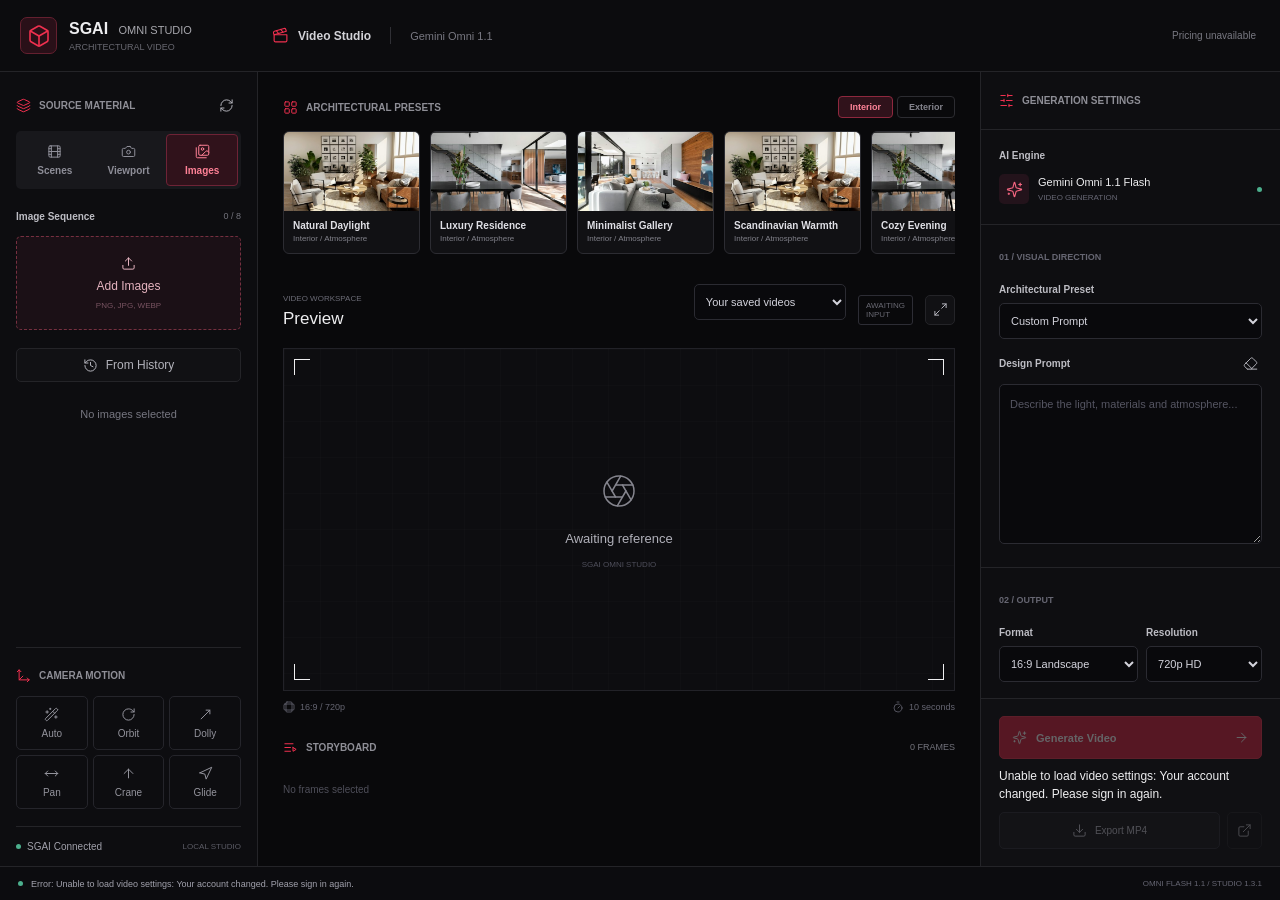
<file: omni/index.html>
<!DOCTYPE html>
<html lang="en">
<head>
  <script src="../js/site-config.js?v=18d41a019312"></script>
  <script src="../js/ui-events.js?v=d536b74985a7"></script>
  <meta charset="utf-8">
  <meta name="viewport" content="width=device-width, initial-scale=1">
  <meta http-equiv="Content-Security-Policy" content="default-src 'none'; script-src 'self'; script-src-attr 'none'; style-src 'self' 'unsafe-inline'; img-src 'self' data: blob:; media-src 'self' blob:; connect-src 'self' https://sketchupgurus-ai-server.onrender.com; object-src 'none'; base-uri 'none'; form-action 'none'">
  <title>SGAI Omni Video Studio</title>
  <link rel="stylesheet" href="studio.css?v=a1037466398b">
  <script src="assets/lucide.min.js?v=3411692820cb"></script>
</head>
<body>
  <div id="app-container">
    <header class="top-bar">
      <div class="brand"><div class="brand-mark"><i data-lucide="box"></i></div><div><h1>SGAI <span>OMNI STUDIO</span></h1><p>ARCHITECTURAL VIDEO</p></div></div>
      <div class="header-studio"><i data-lucide="clapperboard"></i><span>Video Studio</span><span class="header-divider"></span><span class="header-model">Gemini Omni 1.1</span></div>
      <span class="header-model" id="omni-cost">Loading pricing...</span>
    </header>
    <div class="studio-layout">
      <aside class="source-sidebar">
        <div class="section-heading"><span><i data-lucide="layers"></i> SOURCE MATERIAL</span><button class="icon-btn" data-sg-click="action172" title="Sync SketchUp scenes" aria-label="Sync SketchUp scenes"><i data-lucide="refresh-cw"></i></button></div>
        <nav class="mode-switcher" aria-label="Reference source">
          <button class="tab-btn active" id="tab-scenes" data-sg-click="action173"><i data-lucide="film"></i>Scenes</button>
          <button class="tab-btn" id="tab-screenshot" data-sg-click="action174"><i data-lucide="camera"></i>Viewport</button>
          <button class="tab-btn" id="tab-images" data-sg-click="action175"><i data-lucide="images"></i>Images</button>
        </nav>
        <div class="view-container" id="scenes-panel">
          <div class="image-heading"><label>Scene Sequence</label><span class="count" id="active-count">0 Active</span></div>
          <ul class="scene-list" id="scenes-container"></ul>
        </div>
        <div class="view-container" id="screenshot-panel" style="display:none;">
          <div class="image-heading"><label>Viewport Capture</label><span class="count">01</span></div>
          <div class="screenshot-box">
            <img id="shot-preview-img" class="screenshot-preview" alt="Captured SketchUp viewport">
            <div id="shot-empty-msg" class="empty-state"><i data-lucide="scan"></i><span>No viewport captured</span></div>
            <button class="btn capture-btn" data-sg-click="action176"><i data-lucide="camera"></i>Capture Viewport</button>
          </div>
        </div>
        <div class="view-container" id="images-panel" style="display:none;">
          <div class="image-heading"><label>Image Sequence</label><span class="count" id="image-count">0 / 8</span></div>
          <button class="upload-btn" data-sg-click="action177"><i data-lucide="upload"></i><span>Add Images</span><small>PNG, JPG, WEBP</small></button>
          <button class="btn-sm history-source-btn" id="btn-history-images" data-sg-click="action178"><i data-lucide="history"></i>From History</button>
          <input id="image-files" type="file" accept="image/png,image/jpeg,image/webp" multiple hidden data-sg-change="action179">
          <ul class="scene-list" id="images-container"></ul>
        </div>
        <section class="motion-section">
          <div class="section-heading"><span><i data-lucide="move-3d"></i> CAMERA MOTION</span></div>
          <div class="preset-row">
            <button class="preset-chip" data-sg-click="action180" title="Automatic camera path"><i data-lucide="wand-sparkles"></i>Auto</button>
            <button class="preset-chip" data-sg-click="action181" title="Orbit clockwise"><i data-lucide="rotate-cw"></i>Orbit</button>
            <button class="preset-chip" data-sg-click="action182" title="Dolly in"><i data-lucide="move-up-right"></i>Dolly</button>
            <button class="preset-chip" data-sg-click="action183" title="Pan right"><i data-lucide="move-horizontal"></i>Pan</button>
            <button class="preset-chip" data-sg-click="action184" title="Crane up"><i data-lucide="arrow-up"></i>Crane</button>
            <button class="preset-chip" data-sg-click="action185" title="Forward glide"><i data-lucide="navigation"></i>Glide</button>
          </div>
        </section>
        <div class="source-footer"><span class="connection-dot"></span><span id="connection-state">SketchUp</span><span class="source-footer-label">LOCAL STUDIO</span></div>
      </aside>
      <main class="workspace">
        <section class="gallery-section">
          <div class="section-heading"><span><i data-lucide="layout-grid"></i> ARCHITECTURAL PRESETS</span><div class="gallery-filters" aria-label="Preset category"><button id="filter-interior" class="filter-btn active" data-sg-click="action186">Interior</button><button id="filter-exterior" class="filter-btn" data-sg-click="action187">Exterior</button></div></div>
          <div id="preset-gallery" class="preset-gallery"></div>
        </section>
        <section class="preview-section">
          <div class="preview-heading"><div><span class="eyebrow">VIDEO WORKSPACE</span><h2>Preview</h2></div><div class="preview-tools"><select id="cloud-video-library" aria-label="Your saved cloud videos"><option value="">Your saved videos</option></select><span class="preview-state" id="preview-state">AWAITING INPUT</span><button class="icon-btn" data-sg-click="action188" title="Expand preview workspace" aria-label="Expand preview workspace"><i data-lucide="maximize-2"></i></button></div></div>
          <div class="player-box" id="preview-stage">
            <div class="view-corner corner-tl"></div><div class="view-corner corner-tr"></div><div class="view-corner corner-bl"></div><div class="view-corner corner-br"></div>
            <img id="workspace-reference" alt="Selected reference image" style="display:none;">
            <div id="player-empty" class="empty-state viewer-empty"><div class="viewer-icon"><i data-lucide="aperture"></i></div><strong>Awaiting reference</strong><span>SGAI OMNI STUDIO</span></div>
            <video id="player-video" controls autoplay muted loop playsinline preload="metadata" data-sg-error="action189" style="display:none;"></video>
          </div>
          <div class="viewer-footer"><span><i data-lucide="ratio"></i><span id="preview-format">16:9 / 720p</span></span><span><i data-lucide="timer"></i><span id="preview-duration">10 seconds</span></span></div>
        </section>
        <section class="storyboard-section"><div class="section-heading"><span><i data-lucide="list-video"></i> STORYBOARD</span><span class="count" id="storyboard-count">0 FRAMES</span></div><div class="storyboard" id="storyboard"></div></section>
      </main>
      <aside class="settings-sidebar">
        <div class="section-heading settings-title"><span><i data-lucide="sliders-horizontal"></i> GENERATION SETTINGS</span></div>
        <div class="settings-scroll">
          <section class="settings-section">
            <label>AI Engine</label><div class="model-field"><div class="model-icon"><i data-lucide="sparkles"></i></div><div><strong>Gemini Omni 1.1 Flash</strong><span>VIDEO GENERATION</span></div><span class="model-dot"></span></div>
          </section>
          <section class="settings-section">
            <div class="section-heading"><span>01 / VISUAL DIRECTION</span></div>
            <label for="architecture-preset">Architectural Preset</label><select id="architecture-preset" data-sg-change="action190"><option value="">Custom Prompt</option></select>
            <div class="prompt-heading"><label for="prompt-input">Design Prompt</label><button class="icon-btn" data-sg-click="action191" title="Clear prompt" aria-label="Clear prompt"><i data-lucide="eraser"></i></button></div>
            <textarea id="prompt-input" maxlength="8000" data-sg-input="action192" placeholder="Describe the light, materials and atmosphere..."></textarea>
          </section>
          <section class="settings-section">
            <div class="section-heading"><span>02 / OUTPUT</span></div>
            <div class="settings-pair"><div><label for="aspect-ratio">Format</label><select id="aspect-ratio" data-sg-change="action193"><option value="16:9" selected>16:9 Landscape</option><option value="9:16">9:16 Portrait</option></select></div><div><label for="video-res">Resolution</label><select id="video-res" data-sg-change="action194"><option value="720p" selected>720p HD</option><option value="1080p">1080p FHD</option></select></div></div>
            <label for="video-duration">Video Duration</label><select id="video-duration" data-sg-change="action195"><option value="3">3 seconds</option><option value="4">4 seconds</option><option value="5">5 seconds</option><option value="6">6 seconds</option><option value="7">7 seconds</option><option value="8">8 seconds</option><option value="9">9 seconds</option><option value="10" selected>10 seconds</option></select>
          </section>
        </div>
        <div class="generation-actions">
          <button id="btn-generate" class="btn" data-sg-click="action196" disabled aria-describedby="generation-availability"><i data-lucide="sparkles"></i><span>Generate Video</span><i data-lucide="arrow-right"></i></button>
          <p id="generation-availability" role="status" style="font-size:12px;line-height:1.5;overflow-wrap:anywhere;margin:8px 0;color:var(--text-muted)">Checking video availability...</p>
          <div class="export-actions"><button id="btn-export" class="btn-export" data-sg-click="action197" disabled><i data-lucide="download"></i>Export MP4</button><button id="btn-open-video" class="icon-btn" data-sg-click="action198" title="Open original video" aria-label="Open original video" disabled><i data-lucide="external-link"></i></button></div>
        </div>
      </aside>
    </div>
    <footer class="status-bar"><div class="status-message"><span class="status-dot"></span><span id="status-text" role="status" aria-live="polite">Ready</span></div><span id="version-text">OMNI FLASH 1.1 / STUDIO 1.3.1</span></footer>
  </div>

  <dialog id="history-picker" aria-labelledby="history-title">
    <div class="history-picker-header"><h2 id="history-title">Saved Renders</h2><button class="icon-btn" id="history-close" title="Close history" aria-label="Close history"><i data-lucide="x"></i></button></div>
    <div style="padding:12px 18px"><label for="history-source">Image source</label><select id="history-source"><option value="cloud">Cloud history</option><option value="device">This device</option></select><button id="history-retry" class="btn-sm" type="button">Refresh</button></div>
    <div id="history-picker-grid" class="history-picker-grid"></div>
    <p id="history-picker-status" role="status" aria-live="polite"></p>
    <div class="history-picker-footer"><div class="history-pagination"><button class="icon-btn" id="history-prev" title="Previous page" aria-label="Previous page"><i data-lucide="chevron-left"></i></button><span id="history-page">1</span><button class="icon-btn" id="history-next" title="Next page" aria-label="Next page"><i data-lucide="chevron-right"></i></button></div><button class="btn" id="history-add" disabled><i data-lucide="plus"></i><span>Add Selected</span></button></div>
  </dialog>
  <script src="app.js?v=2ad98fc79a84"></script>
  <script src="../js/account-session.js?v=894e711c58aa"></script>
  <script src="server-client.js?v=dfb497646f4e"></script>
  <script src="history-picker.js?v=1b7effff9a65"></script>
</body>
</html>
</file>
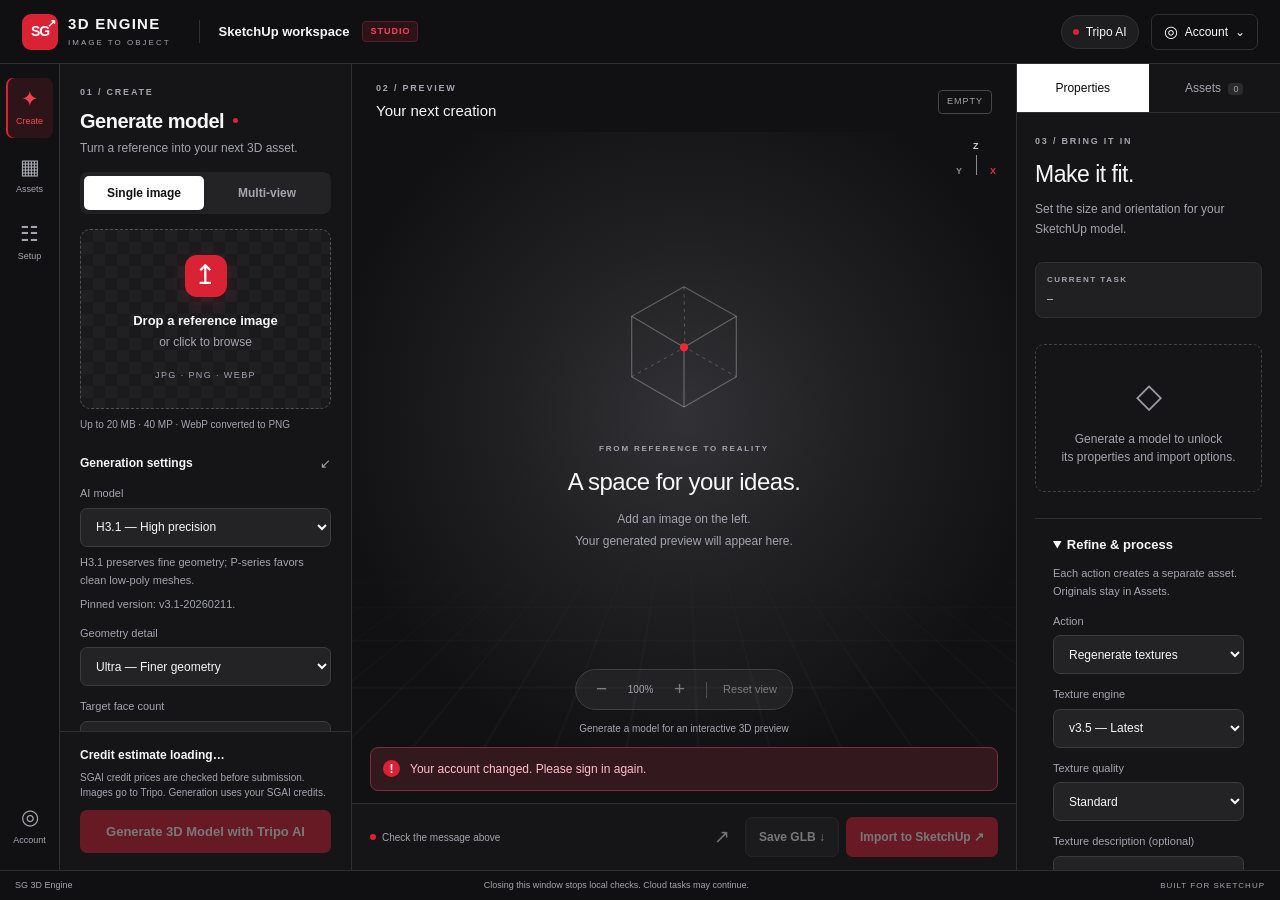
<file: tripo/index.html>
<!DOCTYPE html>
<html lang="en">
<head>
  <script src="../js/site-config.js?v=18d41a019312"></script>
  <meta charset="UTF-8">
  <meta name="viewport" content="width=device-width, initial-scale=1.0">
  <title>SG 3D Engine — Workspace</title>
  <link rel="stylesheet" href="dashboard.css?v=b2b76ce9c20b">
  <script src="model-viewer.js?v=39dead986ce7" defer></script>
  <script src="preview.js?v=c7ffc91cd2d3" defer></script>
  <script src="../js/account-session.js?v=894e711c58aa" defer></script>
  <script src="server-client.js?v=d186aabc9644" defer></script>
  <script src="dashboard.js?v=f37808361d2d" defer></script>
</head>
<body>
  <div class="app-shell">
    <header class="topbar">
      <div class="brand" aria-label="SG 3D Engine">
        <span class="brand-mark" aria-hidden="true">SG<span>↗</span></span>
        <span class="brand-wordmark">3D ENGINE<small>IMAGE TO OBJECT</small></span>
      </div>
      <div class="workspace-name"><span class="divider"></span>SketchUp workspace<span class="workspace-tag">STUDIO</span></div>
      <div class="topbar-end">
        <span class="connection-pill"><span class="status-dot"></span>Tripo AI</span>
        <details id="accountSettings" class="account-settings">
          <summary><span class="account-icon" aria-hidden="true">◎</span> Account <span aria-hidden="true">⌄</span></summary>
          <div class="account-popover">
            <h2>SGAI account</h2>
            <p class="help-text">Uses your signed-in SGAI account and credits.</p>
            <label for="deviceId">Signed-in account</label>
            <input type="text" id="deviceId" readonly aria-label="Signed-in account" style="width:100%;font-size:10px;padding:8px">
            <p id="keyState" class="help-text">Checking account…</p>
            <div class="account-actions"><button type="button" id="activateBtn" class="text-button">Refresh account / assets</button></div>
          </div>
        </details>
      </div>
    </header>

    <main class="workspace">
      <nav class="tool-rail" aria-label="Workspace shortcuts">
        <button type="button" id="railGenerate" class="rail-button active" title="Generation settings" aria-label="Go to generation settings"><span aria-hidden="true">✦</span><small>Create</small></button>
        <button type="button" id="railAssets" class="rail-button" title="Session assets" aria-label="Show session assets"><span aria-hidden="true">▦</span><small>Assets</small></button>
        <button type="button" id="railProperties" class="rail-button" title="Import properties" aria-label="Show import properties"><span aria-hidden="true">☷</span><small>Setup</small></button>
        <div class="rail-spacer"></div>
        <button type="button" id="railAccount" class="rail-button" title="Account settings" aria-label="Open account settings"><span aria-hidden="true">◎</span><small>Account</small></button>
      </nav>

      <section id="generationPane" class="generation-pane" aria-labelledby="generationTitle">
        <div class="pane-heading"><span class="eyebrow">01 / CREATE</span><h1 id="generationTitle">Generate model<span class="red-dot" aria-hidden="true"></span></h1><p>Turn a reference into your next 3D asset.</p></div>
        <div class="generation-scroll">
          <div class="mode-tabs" role="tablist" aria-label="Generation mode">
            <button type="button" class="mode-tab active" id="tab-single" role="tab" aria-controls="panel-single" aria-selected="true" tabindex="0">Single image</button>
            <button type="button" class="mode-tab" id="tab-multi" role="tab" aria-controls="panel-multi" aria-selected="false" tabindex="-1">Multi-view</button>
          </div>
          <div class="panel active" id="panel-single" role="tabpanel" aria-labelledby="tab-single">
            <div class="drop-zone" id="singleDropZone" role="button" tabindex="0" aria-label="Choose or drop a reference image" aria-disabled="false" aria-busy="false">
              <span class="upload-icon" aria-hidden="true">↥</span>
              <strong>Drop a reference image</strong><span class="drop-sub">or click to browse</span>
              <span class="file-types">JPG · PNG · WEBP</span>
            </div>
            <input type="file" id="singleInput" accept="image/png,image/jpeg,image/webp" hidden>
            <div class="preview-box" id="singlePreviewBox" style="display:none">
              <img id="singlePreviewImg" alt="Selected reference" class="preview-thumb">
              <div class="preview-info"><strong id="singleFileName"></strong><span id="singleFileSize"></span></div>
              <button type="button" id="removeSingle" class="remove-button" aria-label="Remove selected reference" title="Remove reference">×</button>
            </div>
          </div>
          <div class="panel" id="panel-multi" role="tabpanel" aria-labelledby="tab-multi">
            <div class="multi-grid" id="multiSlotsContainer"></div>
            <input type="file" id="multiInput" accept="image/png,image/jpeg,image/webp" hidden>
            <p class="help-text">Front + at least one other view. Use the same object and consistent lighting.</p>
          </div>
          <p id="fileStatus" class="file-status" role="status"></p>
          <p class="upload-limit">Up to 20 MB · 40 MP · WebP converted to PNG</p>

          <div class="section-heading"><h2>Generation settings</h2><span aria-hidden="true">↙</span></div>
          <div class="field">
            <label for="aiModel">AI model</label>
            <select id="aiModel"><option value="v3.1-20260211" selected>H3.1 — High precision</option><option value="v3.0-20250812">H3.0 — Stable</option><option value="v2.5-20250123">H2.5 — Legacy</option><option value="P1-20260311">P1 — Clean low-poly</option><option value="P2-20260801">P2 — Clean mesh (Preview)</option></select>
            <p id="modelGuide" class="setting-guide">H3.1 preserves fine geometry; P-series favors clean low-poly meshes.</p>
            <p id="versionGuide" class="setting-guide">Pinned version: v3.1-20260211.</p>
          </div>
          <div class="field">
            <label for="geometryQuality">Geometry detail</label>
            <select id="geometryQuality"><option value="detailed" selected>Ultra — Finer geometry</option><option value="standard">Standard — Faster</option></select>
          </div>
          <div class="field">
            <label for="faceLimit">Target face count</label>
            <input type="number" id="faceLimit" min="0" max="2000000" step="1" value="100000">
            <p id="faceRange" class="setting-guide">0 = adaptive. Larger budgets retain more detail but can make SketchUp slower.</p>
          </div>
          <div class="quality-note"><strong>For a faithful shape</strong><p>Use a clear, complete subject on a clean background. Front, side and back images help resolve hidden geometry. Aim for at least 256 × 256 px.</p></div>
          <div class="field">
            <label for="meshStyle">Mesh style</label>
            <select id="meshStyle"><option value="standard" selected>Detailed surface</option><option value="smart_low_poly">Smart low-poly — Simple objects</option></select>
          </div>
          <div class="material-settings">
            <div class="toggle-row"><div><strong>Color textures</strong><span>Surface color from your images</span></div><button type="button" class="switch on" id="toggle-texture" role="switch" aria-label="Generate textures" aria-checked="true"></button></div>
            <div class="toggle-row" id="pbrRow"><div><strong>PBR materials</strong><span>Normal, roughness &amp; metallic</span></div><button type="button" class="switch on" id="toggle-pbr" role="switch" aria-label="Generate PBR materials" aria-checked="true"></button></div>
          </div>
          <div class="field"><label for="textureQuality">Texture detail</label><select id="textureQuality"><option value="detailed" selected>Detailed — Higher fidelity</option><option value="standard">Standard — Balanced</option><option value="extreme">Extreme — 8K, extra credits</option><option value="fast">Fast — Less texture detail</option></select><p id="qualityCost" class="setting-guide">Higher detail can take longer. Extreme textures use additional credits.</p></div>
          <details class="advanced-settings"><summary>Reference &amp; material controls</summary>
            <div class="field"><label for="textureVersion">Texture engine</label><select id="textureVersion"><option value="v3.5-20260815" selected>v3.5 — Latest</option><option value="v3.0-20250812">v3.0 — Stable</option><option value="v2.5-20250123">v2.5 — Legacy</option><option value="auto">Automatic for this model</option></select></div>
            <div class="field"><label for="textureAlignment">Texture priority</label><select id="textureAlignment"><option value="original_image" selected>Match reference colors</option><option value="geometry">Match generated geometry</option></select></div>
            <div class="field"><label for="orientation">Model orientation</label><select id="orientation"><option value="align_image" selected>Align to reference viewpoint</option><option value="default">Automatic</option></select><p class="setting-guide">Reference alignment applies when textures are on.</p></div>
            <label class="check-row"><input id="delight" type="checkbox" checked><span>Remove baked-in lighting<small>Uses the latest texture engine.</small></span></label>
            <label class="check-row"><input id="imageAutofix" type="checkbox"><span>Enhance reference with AI<small>Single image only. May reinterpret details; leave off to preserve the reference.</small></span></label>
            <label class="check-row"><input id="autoSize" type="checkbox"><span>Estimate real-world size<small>Estimated in meters. Calibrate with a measured height before architectural use.</small></span></label>
            <label class="check-row"><input id="exportUv" type="checkbox" checked><span>Export UV coordinates</span></label>
            <div class="field"><label for="modelSeed">Geometry seed (optional)</label><input id="modelSeed" type="number" min="0" max="2147483647" step="1" placeholder="Random"><p class="setting-guide">Same images, settings and seed reproduce geometry.</p></div>
            <div class="field"><label for="textureSeed">Texture seed (optional)</label><input id="textureSeed" type="number" min="0" max="2147483647" step="1" placeholder="Random"></div>
          </details>
          <p class="setting-guide output-guide">Output: triangle GLB for SketchUp. Quad, parts and mesh compression are excluded from this import workflow. Downloads are limited to 96 MB.</p>
        </div>
        <div class="generation-footer"><strong id="creditEstimate" aria-live="polite">Credit estimate loading…</strong><p id="creditBreakdown"></p><p>SGAI credit prices are checked before submission.<br>Images go to Tripo. Generation uses your SGAI credits.</p><button type="button" class="primary-button generate-button" id="generateBtn" disabled>Generate 3D model</button></div>
      </section>

      <section class="canvas-pane" aria-label="Asset preview workspace">
        <div class="canvas-heading"><div><span class="eyebrow">02 / PREVIEW</span><h2 id="stageTitle">Your next creation</h2></div><span id="stageBadge" class="stage-badge">EMPTY</span></div>
        <div class="viewport" id="previewViewport">
          <div class="viewport-grid" aria-hidden="true"></div>
          <div class="axis-marker" aria-hidden="true"><span class="axis-z">Z</span><span class="axis-x">X</span><span class="axis-y">Y</span></div>
          <div id="emptyStage" class="empty-stage">
            <svg class="empty-cube" width="156" height="170" viewBox="0 0 156 170" fill="none" aria-hidden="true"><path d="M78 12 142 48v74l-64 37-64-37V48L78 12Z" stroke="currentColor" stroke-width="1.5"/><path d="m14 48 64 38 64-38M78 86v73" stroke="currentColor" stroke-width="1.5"/><path d="m78 12 1 74" stroke="currentColor" stroke-dasharray="4 5"/><path d="m14 122 65-36 63 36" stroke="currentColor" stroke-dasharray="4 5"/><circle cx="78" cy="86" r="5" fill="#ed2939"/></svg>
            <span class="eyebrow">FROM REFERENCE TO REALITY</span><h3>A space for your ideas.</h3><p>Add an image on the left.<br>Your generated preview will appear here.</p>
          </div>
          <img id="sourceStageImage" class="stage-image" alt="Reference image preview" hidden>
          <img id="modelThumbnail" class="stage-image" alt="Generated model image preview" hidden>
          <canvas id="modelCanvas" class="model-canvas" tabindex="0" aria-label="Interactive 3D model. Drag or arrow keys to rotate, scroll or plus/minus to zoom, right-drag to pan, F to reset view." hidden></canvas>
          <div class="viewer-status"><p id="viewerStatus" role="status" hidden></p><button type="button" id="reloadPreview" class="secondary-button" hidden>Reload 3D preview</button></div>
          <div id="thumbnailFallback" class="thumbnail-fallback" hidden><span aria-hidden="true">◇</span><h3>Your model is ready.</h3><p>The service did not provide a preview image.<br>You can still save or import the GLB.</p></div>
          <div class="preview-tools" aria-label="Preview controls"><button type="button" id="zoomOut" class="icon-button" aria-label="Zoom preview out" title="Zoom out" disabled>−</button><span id="zoomLabel">100%</span><button type="button" id="zoomIn" class="icon-button" aria-label="Zoom preview in" title="Zoom in" disabled>+</button><span class="toolbar-divider"></span><button type="button" id="fitPreview" class="text-button" disabled>Reset view</button></div>
          <span id="previewCaption" class="preview-caption">Generate a model for an interactive 3D preview</span>
        </div>
        <div id="resultSection" class="result-section">
          <div id="progressCard" class="progress-card" style="display:none">
            <div class="progress-top"><span id="progressMessage" role="status">Preparing task…</span><span id="statusBadge" class="status-badge queued">queued</span></div>
            <div class="progress-bottom"><div id="progressTrack" class="progress-track" role="progressbar" aria-label="Cloud generation progress" aria-valuemin="0" aria-valuemax="100" aria-valuenow="0"><div id="progressFill" class="progress-fill"></div></div><span id="progressPercent">0%</span><button type="button" id="stopPollingBtn" class="text-button" hidden>Stop checking</button></div>
          </div>
          <div class="error-card" id="errorCard" role="alert" style="display:none"><span aria-hidden="true">!</span><p id="errorMessage"></p></div>
          <div id="resumeControls" class="resume-controls" hidden><button type="button" id="resumeBtn" class="secondary-button">Resume checking</button><button type="button" id="newJobBtn" class="text-button">New generation ↗</button></div>
          <div id="importStatusBanner" class="import-status" role="status" style="display:none"></div>
        </div>
        <div class="canvas-footer"><span class="canvas-footer-note"><span class="status-dot"></span><span id="canvasState">Waiting for a reference</span></span><div class="asset-actions"><button type="button" id="copyUrlBtn" class="icon-button" disabled aria-label="Copy model link" title="Copy model link">↗</button><button type="button" id="downloadGlbBtn" class="secondary-button" disabled>Save GLB ↓</button><button type="button" id="importBtn" class="primary-button" disabled>Import to SketchUp ↗</button></div></div>
        <input id="modelLink" class="model-link" type="text" readonly aria-label="Model link to copy" hidden>
      </section>

      <aside id="inspectorPane" class="inspector-pane" aria-label="Asset details">
        <div class="inspector-tabs" role="tablist" aria-label="Asset inspector"><button type="button" id="inspectorPropertiesTab" class="inspector-tab active" role="tab" aria-selected="true" aria-controls="propertiesPanel">Properties</button><button type="button" id="inspectorAssetsTab" class="inspector-tab" role="tab" aria-selected="false" aria-controls="assetsPanel" tabindex="-1">Assets <span id="assetCount" class="count-badge">0</span></button></div>
        <section id="propertiesPanel" class="inspector-panel" role="tabpanel" aria-labelledby="inspectorPropertiesTab">
          <div class="inspector-heading"><span class="eyebrow">03 / BRING IT IN</span><h2>Make it fit.</h2><p>Set the size and orientation for your SketchUp model.</p></div>
          <div class="task-card"><span class="label">CURRENT TASK</span><span id="taskIdDisplay">—</span></div>
          <div id="propertyPlaceholder" class="property-placeholder"><span aria-hidden="true">◇</span><p>Generate a model to unlock<br>its properties and import options.</p></div>
          <div id="modelCard" class="model-card" style="display:none">
            <div class="ready-label"><span class="status-dot"></span>Generated asset</div>
            <p id="modelMeta" class="model-meta"></p>
            <div class="section-heading"><h3>Import setup</h3></div>
            <div class="field"><label for="importHeight">Measured height <span>mm</span></label><input id="importHeight" type="number" min="0" max="1000000" value="0" step="any"><p class="help-text">0 keeps the generated size.</p></div>
            <div class="field"><label for="importRotation">Vertical-axis rotation <span>degrees</span></label><input id="importRotation" type="number" min="-360" max="360" value="0" step="any"></div>
            <div class="import-note"><span aria-hidden="true">i</span><p id="importHelp">Photo-based scale is estimated. Use a measured height to calibrate it.</p></div>
          </div>
          <details class="processing-panel" open>
            <summary>Refine &amp; process</summary>
            <p class="setting-guide">Each action creates a separate asset. Originals stay in Assets.</p>
            <div class="field"><label for="processAction">Action</label><select id="processAction"><option value="texture">Regenerate textures</option><option value="smart_model">Smart segment model</option><option value="smart_image">Smart segment reference image</option><option value="segment">Segment for completion</option><option value="complete">Complete segmented parts</option></select></div>
            <div id="processTextureFields">
              <div class="field"><label for="processTextureModel">Texture engine</label><select id="processTextureModel"><option value="v3.5-20260815">v3.5 — Latest</option><option value="v3.0-20250812">v3.0 — Stable</option><option value="v2.5-20250123">v2.5 — Legacy</option></select></div>
              <div class="field"><label for="processTextureQuality">Texture quality</label><select id="processTextureQuality"><option value="standard">Standard</option><option value="fast">Fast</option><option value="detailed">Detailed / HD</option><option value="extreme">Extreme / 8K</option></select></div>
              <div class="field"><label for="processPrompt">Texture description (optional)</label><input id="processPrompt" type="text" maxlength="2000" placeholder="e.g. weathered bronze"></div>
              <label class="process-check"><input type="checkbox" id="processReference"> Use current reference image instead of text</label>
              <label class="process-check"><input type="checkbox" id="processPbr" checked> PBR materials</label>
              <label class="process-check"><input type="checkbox" id="processDelight" checked> Remove reference lighting (v3.5)</label>
              <div class="field"><label for="processSeed">Texture seed (optional)</label><input id="processSeed" type="number" min="0" max="2147483647" step="1"></div>
            </div>
            <div id="processSmartFields" hidden>
              <div class="field"><label for="processGranularity">Part detail</label><select id="processGranularity"><option value="coarse">Coarse</option><option value="medium" selected>Medium</option><option value="fine">Fine</option></select></div>
              <div class="field"><label for="processHint">Part hints (optional)</label><input id="processHint" type="text" maxlength="1000" placeholder="e.g. base, statue, pedestal"></div>
            </div>
            <div id="processCompleteFields" hidden>
              <div class="field"><label for="processCompletionMode">Completion method</label><select id="processCompletionMode"><option value="ai_completion">AI — Fill missing geometry</option><option value="quick_cap">Quick cap — Seal open boundaries</option></select></div>
              <div class="field"><label for="processParts">Part names (optional, one per line)</label><textarea id="processParts" rows="3" maxlength="5000" placeholder="Leave empty for all parts"></textarea></div>
            </div>
            <p id="processGuide" class="setting-guide" role="status"></p>
            <p id="processCost" class="setting-guide" aria-live="polite"></p>
            <button type="button" id="processBtn" class="primary-button" disabled>Run processing</button>
            <p class="setting-guide">A separate SGAI credit charge is checked before each action. AI completion can invent missing details.</p>
          </details>
          <div class="placement-note"><span class="label">PLACEMENT</span><p>One component. At the origin.<br>Ready to move in SketchUp.</p></div>
        </section>
        <section id="assetsPanel" class="inspector-panel" role="tabpanel" aria-labelledby="inspectorAssetsTab" hidden><div class="inspector-heading"><span class="eyebrow">YOUR ASSETS</span><h2>Your creations.</h2><p>Select a completed model to preview, save or import.</p></div><div id="assetLibraryEmpty" class="library-empty"><span aria-hidden="true">▦</span><p>Your generated models<br>will collect here.</p></div><div id="assetLibrary" class="asset-library"></div><p class="library-note">Completed models are saved privately. Refresh Account to load saved assets.</p></section>
      </aside>
    </main>
    <footer class="app-footer"><span id="hostVersion">SG 3D Engine</span><span>Closing this window stops local checks. Cloud tasks may continue.</span><span class="footer-signature">BUILT FOR SKETCHUP</span></footer>
  </div>
</body>
</html>
</file>
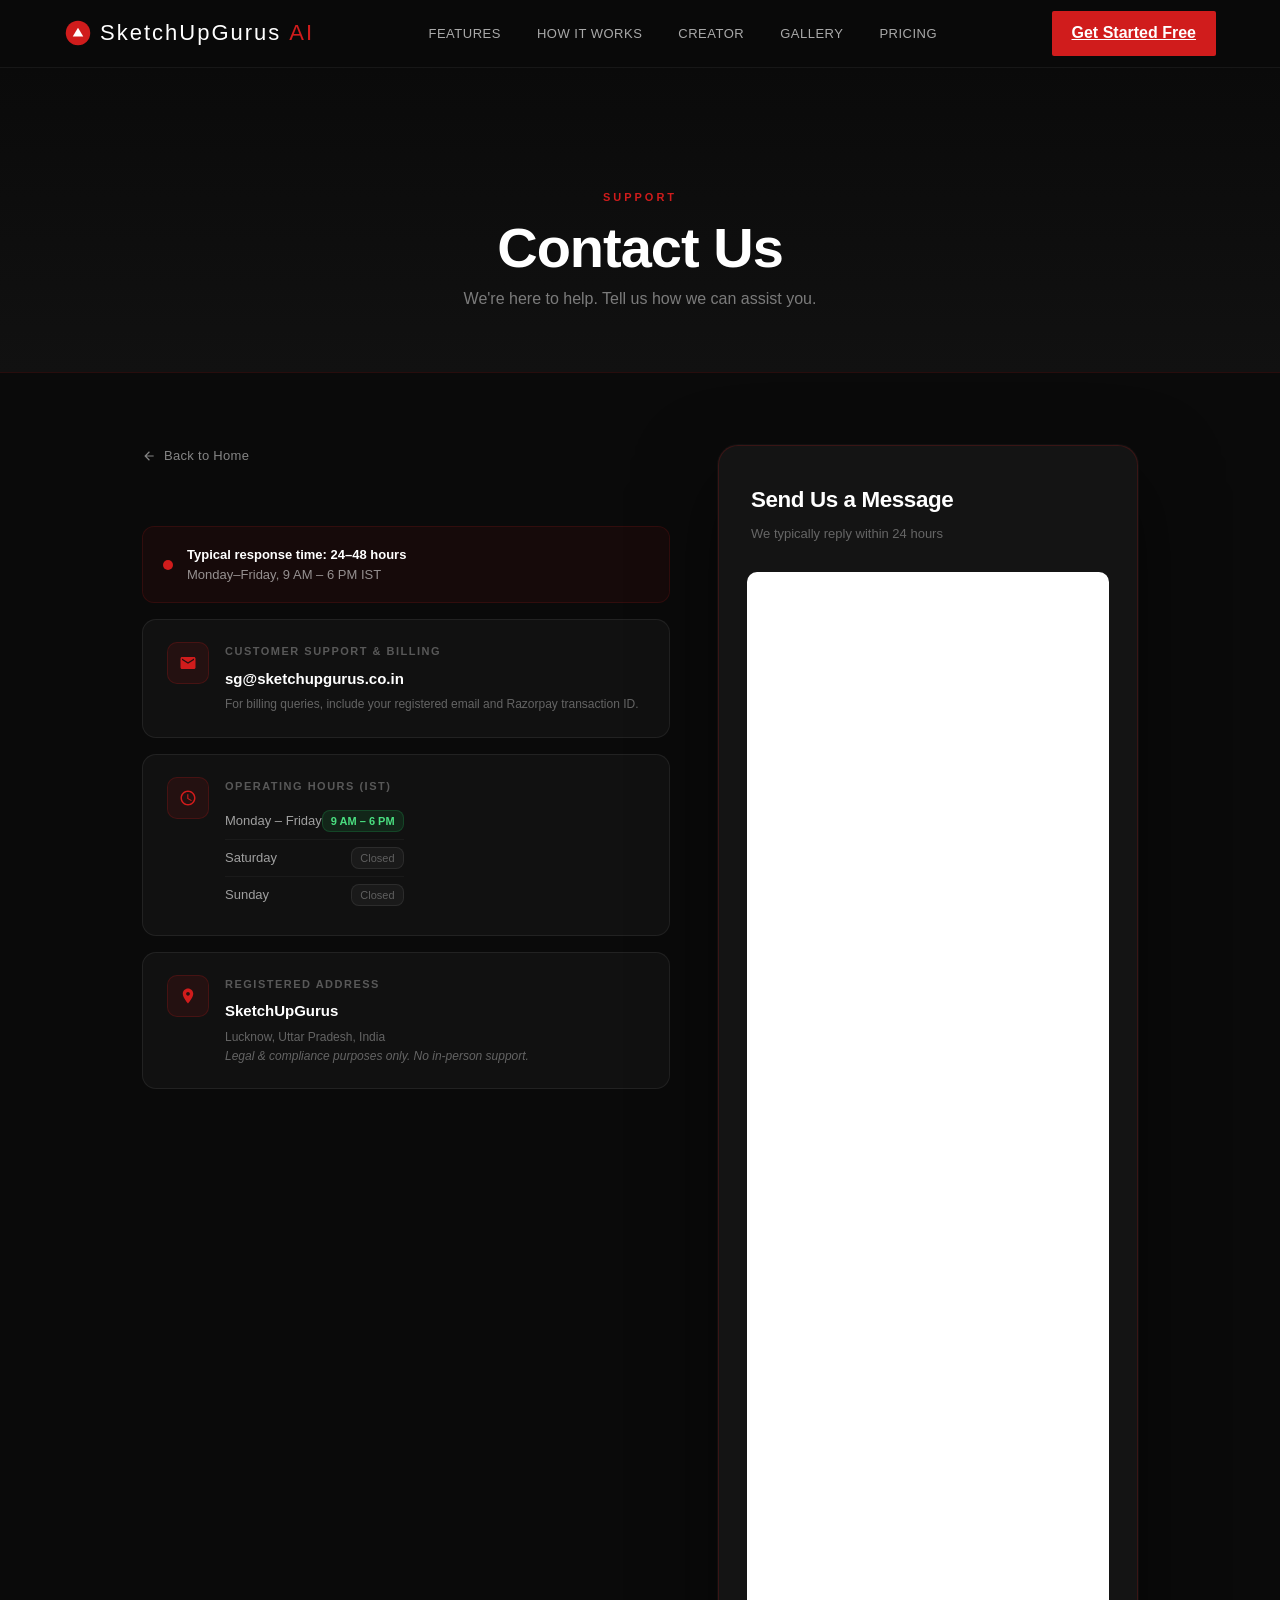
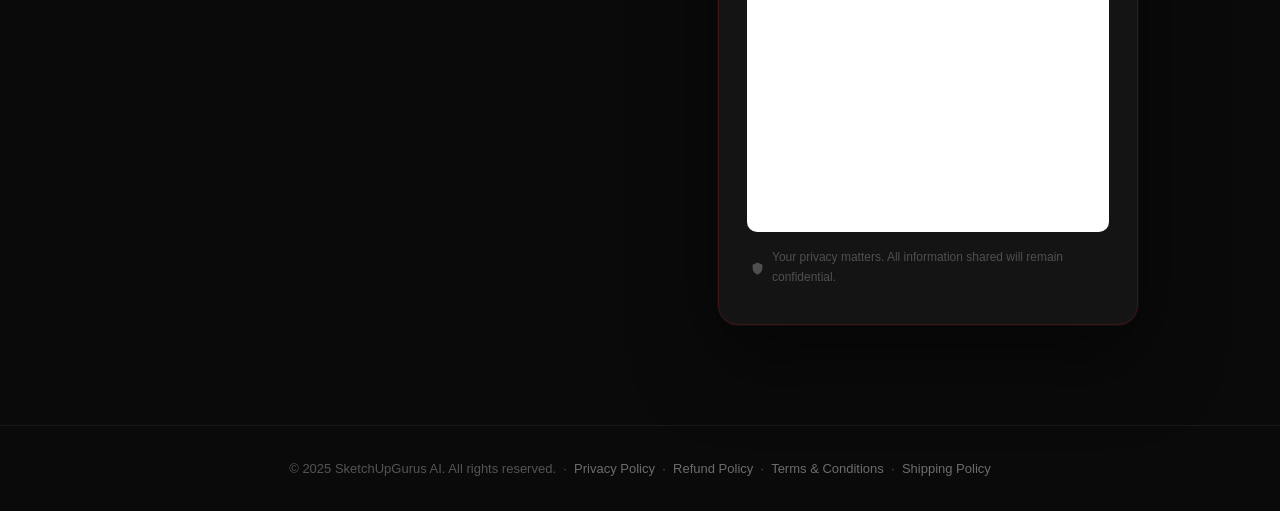
<file: contact.html>
<!DOCTYPE html>
<html lang="en">
<head>
  <meta charset="UTF-8">
  <meta name="viewport" content="width=device-width, initial-scale=1.0">
  <title>Contact Us — SketchUpGurus AI</title>
  <meta name="description" content="Contact SketchUpGurus AI support team for billing, technical help, or plugin queries. We reply within 24 hours.">
  <link rel="preconnect" href="https://fonts.googleapis.com">
  <link rel="preconnect" href="https://fonts.gstatic.com" crossorigin>
  <link href="https://fonts.googleapis.com/css2?family=Inter:wght@300;400;500;600;700;800&family=Space+Mono:wght@400;700&display=swap" rel="stylesheet">
  <link rel="stylesheet" href="css/landing.css">
  <style>
    /* ── Page hero ── */
    .contact-hero {
      background: linear-gradient(180deg, #0a0a0a 0%, #111 100%);
      border-bottom: 1px solid rgba(208,28,28,0.15);
      padding: 120px 0 60px;
      text-align: center;
    }
    .contact-hero .eyebrow {
      font-size: 11px;
      font-weight: 600;
      letter-spacing: 3px;
      text-transform: uppercase;
      color: var(--red);
      margin-bottom: 16px;
      display: block;
    }
    .contact-hero h1 {
      font-size: clamp(2rem, 5vw, 3.5rem);
      font-weight: 800;
      color: var(--white);
      margin: 0 0 12px;
      letter-spacing: -1px;
    }
    .contact-hero p {
      font-size: 16px;
      color: rgba(255,255,255,0.45);
    }

    /* ── Layout ── */
    .contact-body {
      max-width: 1060px;
      margin: 0 auto;
      padding: 72px 32px 100px;
      display: grid;
      grid-template-columns: 1fr 420px;
      gap: 48px;
      align-items: start;
    }
    @media (max-width: 860px) {
      .contact-body { grid-template-columns: 1fr; }
    }

    /* ── Info cards (left) ── */
    .contact-info { display: flex; flex-direction: column; gap: 16px; }

    .info-card {
      background: rgba(255,255,255,0.03);
      border: 1px solid rgba(255,255,255,0.07);
      border-radius: 14px;
      padding: 22px 24px;
      display: flex;
      align-items: flex-start;
      gap: 16px;
      transition: border-color 0.2s;
    }
    .info-card:hover { border-color: rgba(208,28,28,0.25); }
    .info-card-icon {
      width: 42px; height: 42px;
      background: rgba(208,28,28,0.1);
      border: 1px solid rgba(208,28,28,0.2);
      border-radius: 10px;
      display: flex; align-items: center; justify-content: center;
      flex-shrink: 0;
    }
    .info-card-icon svg { width: 18px; height: 18px; fill: var(--red); }
    .info-card-label {
      font-size: 11px;
      font-weight: 600;
      text-transform: uppercase;
      letter-spacing: 1.5px;
      color: rgba(255,255,255,0.3);
      margin-bottom: 6px;
    }
    .info-card-value {
      font-size: 15px;
      font-weight: 600;
      color: var(--white);
      text-decoration: none;
      display: block;
    }
    .info-card-value:hover { color: var(--red); }
    .info-card-sub {
      font-size: 12px;
      color: rgba(255,255,255,0.35);
      margin-top: 4px;
      line-height: 1.6;
    }

    .hours-rows { margin-top: 8px; }
    .hours-row {
      display: flex; justify-content: space-between;
      padding: 7px 0;
      border-bottom: 1px solid rgba(255,255,255,0.04);
      font-size: 13px;
    }
    .hours-row:last-child { border-bottom: none; }
    .hours-row .day { color: rgba(255,255,255,0.6); }
    .badge-open {
      background: rgba(34,197,94,0.12);
      border: 1px solid rgba(34,197,94,0.2);
      border-radius: 8px; padding: 1px 8px;
      font-size: 11px; font-weight: 600; color: #4ade80;
    }
    .badge-closed {
      background: rgba(255,255,255,0.04);
      border: 1px solid rgba(255,255,255,0.08);
      border-radius: 8px; padding: 1px 8px;
      font-size: 11px; color: rgba(255,255,255,0.3);
    }

    .response-banner {
      background: rgba(208,28,28,0.06);
      border: 1px solid rgba(208,28,28,0.15);
      border-radius: 12px;
      padding: 18px 20px;
      display: flex;
      align-items: center;
      gap: 14px;
      margin-top: 4px;
    }
    .response-pulse {
      width: 10px; height: 10px;
      background: var(--red);
      border-radius: 50%;
      flex-shrink: 0;
      animation: rpulse 1.8s infinite;
    }
    @keyframes rpulse {
      0%, 100% { opacity: 1; box-shadow: 0 0 0 0 rgba(208,28,28,0.4); }
      50% { opacity: 0.7; box-shadow: 0 0 0 6px rgba(208,28,28,0); }
    }
    .response-text { font-size: 13px; color: rgba(255,255,255,0.55); line-height: 1.5; }
    .response-text strong { color: var(--white); }

    /* ── Form card (right) ── */
    .form-card {
      background: #141414;
      border: 1px solid rgba(208,28,28,0.2);
      border-radius: 20px;
      padding: 36px 32px;
      position: sticky;
      top: 90px;
      box-shadow: 0 0 0 1px rgba(255,255,255,0.03), 0 32px 80px rgba(0,0,0,0.5);
    }

    .form-title {
      font-size: 1.4rem;
      font-weight: 800;
      color: var(--white);
      margin: 0 0 4px;
      letter-spacing: -0.4px;
    }
    .form-subtitle {
      font-size: 13px;
      color: rgba(255,255,255,0.35);
      margin-bottom: 28px;
    }

    /* ── Form fields ── */
    .form-group { margin-bottom: 18px; }
    .form-label {
      display: block;
      font-size: 13px;
      font-weight: 600;
      color: rgba(255,255,255,0.7);
      margin-bottom: 8px;
      letter-spacing: 0.2px;
    }
    .form-label .req { color: var(--red); margin-left: 2px; }
    .form-input, .form-textarea {
      width: 100%;
      background: rgba(255,255,255,0.04);
      border: 1px solid rgba(255,255,255,0.1);
      border-radius: 10px;
      padding: 13px 16px;
      font-size: 14px;
      color: var(--white);
      font-family: 'Inter', sans-serif;
      outline: none;
      transition: border-color 0.2s, background 0.2s, box-shadow 0.2s;
      box-sizing: border-box;
    }
    .form-input::placeholder, .form-textarea::placeholder {
      color: rgba(255,255,255,0.2);
    }
    .form-input:focus, .form-textarea:focus {
      border-color: rgba(208,28,28,0.5);
      background: rgba(208,28,28,0.04);
      box-shadow: 0 0 0 3px rgba(208,28,28,0.08);
    }
    .form-textarea {
      resize: vertical;
      min-height: 110px;
    }

    /* Phone field */
    .phone-wrap {
      display: flex;
      gap: 0;
      border: 1px solid rgba(255,255,255,0.1);
      border-radius: 10px;
      overflow: hidden;
      background: rgba(255,255,255,0.04);
      transition: border-color 0.2s, box-shadow 0.2s;
    }
    .phone-wrap:focus-within {
      border-color: rgba(208,28,28,0.5);
      box-shadow: 0 0 0 3px rgba(208,28,28,0.08);
    }
    .phone-prefix {
      display: flex;
      align-items: center;
      gap: 6px;
      padding: 0 12px;
      border-right: 1px solid rgba(255,255,255,0.08);
      font-size: 13px;
      font-weight: 600;
      color: rgba(255,255,255,0.55);
      white-space: nowrap;
      flex-shrink: 0;
    }
    .phone-flag { font-size: 16px; }
    .phone-input {
      flex: 1;
      background: transparent;
      border: none;
      padding: 13px 14px;
      font-size: 14px;
      color: var(--white);
      font-family: 'Inter', sans-serif;
      outline: none;
    }
    .phone-input::placeholder { color: rgba(255,255,255,0.2); }

    /* Radio group */
    .radio-group { display: flex; flex-direction: column; gap: 10px; margin-top: 4px; }
    .radio-option {
      display: flex;
      align-items: center;
      gap: 12px;
      cursor: pointer;
      padding: 10px 14px;
      border: 1px solid rgba(255,255,255,0.07);
      border-radius: 8px;
      transition: border-color 0.2s, background 0.2s;
    }
    .radio-option:hover {
      border-color: rgba(208,28,28,0.3);
      background: rgba(208,28,28,0.04);
    }
    .radio-option input[type="radio"] { display: none; }
    .radio-dot {
      width: 18px; height: 18px;
      border: 2px solid rgba(255,255,255,0.2);
      border-radius: 50%;
      flex-shrink: 0;
      display: flex; align-items: center; justify-content: center;
      transition: border-color 0.2s;
    }
    .radio-dot::after {
      content: '';
      width: 8px; height: 8px;
      background: var(--red);
      border-radius: 50%;
      opacity: 0;
      transition: opacity 0.2s;
    }
    .radio-option input[type="radio"]:checked ~ .radio-dot {
      border-color: var(--red);
    }
    .radio-option input[type="radio"]:checked ~ .radio-dot::after {
      opacity: 1;
    }
    .radio-option:has(input:checked) {
      border-color: rgba(208,28,28,0.35);
      background: rgba(208,28,28,0.05);
    }
    .radio-label { font-size: 14px; color: rgba(255,255,255,0.7); font-weight: 500; }

    /* Submit button */
    .form-submit {
      width: 100%;
      padding: 15px;
      background: var(--red);
      color: #fff;
      border: none;
      border-radius: 10px;
      font-size: 15px;
      font-weight: 700;
      font-family: 'Inter', sans-serif;
      cursor: pointer;
      margin-top: 8px;
      letter-spacing: 0.3px;
      transition: background 0.2s, transform 0.15s, box-shadow 0.2s;
      display: flex;
      align-items: center;
      justify-content: center;
      gap: 8px;
    }
    .form-submit:hover {
      background: #b91c1c;
      transform: translateY(-1px);
      box-shadow: 0 8px 24px rgba(208,28,28,0.35);
    }
    .form-submit:active { transform: translateY(0); }
    .form-submit svg { width: 16px; height: 16px; fill: currentColor; }

    /* Privacy note */
    .form-privacy {
      display: flex;
      align-items: center;
      gap: 8px;
      margin-top: 14px;
      font-size: 12px;
      color: rgba(255,255,255,0.25);
    }
    .form-privacy svg { width: 13px; height: 13px; fill: rgba(255,255,255,0.25); flex-shrink: 0; }

    /* Success state */
    .form-success {
      display: none;
      text-align: center;
      padding: 40px 20px;
    }
    .form-success .success-icon {
      width: 60px; height: 60px;
      background: rgba(34,197,94,0.1);
      border: 2px solid rgba(34,197,94,0.3);
      border-radius: 50%;
      display: flex; align-items: center; justify-content: center;
      margin: 0 auto 20px;
      font-size: 26px;
    }
    .form-success h3 { font-size: 1.2rem; color: var(--white); margin: 0 0 8px; }
    .form-success p { font-size: 14px; color: rgba(255,255,255,0.45); margin: 0; }

    .policy-back {
      display: inline-flex;
      align-items: center;
      gap: 8px;
      font-size: 13px;
      font-weight: 500;
      color: rgba(255,255,255,0.5);
      text-decoration: none;
      letter-spacing: 0.3px;
      margin-bottom: 40px;
      transition: color 0.2s;
    }
    .policy-back:hover { color: var(--white); }
    .policy-back svg { width: 14px; height: 14px; fill: currentColor; }
    /* Google Form wrapper */
    .gform-wrap {
      border-radius: 10px;
      overflow: hidden;
      background: #fff;
      margin: 0 -4px;
    }
    .gform-wrap iframe {
      display: block;
      border: none;
    }

    nav { position: sticky; top: 0; }
  </style>
</head>
<body>

<!-- NAV -->
<nav>
  <a href="index.html" class="nav-logo">
    <img src="data:image/svg+xml,%3Csvg xmlns='http://www.w3.org/2000/svg' viewBox='0 0 32 32'%3E%3Ccircle cx='16' cy='16' r='14' fill='%23d01c1c'/%3E%3Cpath d='M10 20 L16 10 L22 20 Z' fill='white'/%3E%3C/svg%3E" alt="SketchUpGurus AI Logo" class="nav-logo-img" style="width:28px;height:28px;">
    SketchUpGurus<span>AI</span>
  </a>
  <ul class="nav-links" id="nav-links">
    <li><a href="index.html#features">Features</a></li>
    <li><a href="index.html#how">How it Works</a></li>
    <li><a href="index.html#about">Creator</a></li>
    <li><a href="index.html#gallery">Gallery</a></li>
    <li><a href="index.html#pricing">Pricing</a></li>
  </ul>
  <div class="nav-right">
    <a href="app.html?v=38fc8f2424b3" class="nav-cta">Get Started Free</a>
    <button class="nav-mobile-toggle" aria-label="Toggle menu" onclick="toggleMobileMenu(event)">
      <svg width="24" height="24" viewBox="0 0 24 24" fill="none" stroke="currentColor" stroke-width="2" stroke-linecap="round" stroke-linejoin="round" class="menu-icon-open"><line x1="3" y1="12" x2="21" y2="12"/><line x1="3" y1="6" x2="21" y2="6"/><line x1="3" y1="18" x2="21" y2="18"/></svg>
      <svg width="24" height="24" viewBox="0 0 24 24" fill="none" stroke="currentColor" stroke-width="2" stroke-linecap="round" stroke-linejoin="round" class="menu-icon-close" style="display:none;"><line x1="18" y1="6" x2="6" y2="18"/><line x1="6" y1="6" x2="18" y2="18"/></svg>
    </button>
  </div>
</nav>

<!-- HERO -->
<section class="contact-hero">
  <span class="eyebrow">Support</span>
  <h1>Contact Us</h1>
  <p>We're here to help. Tell us how we can assist you.</p>
</section>

<!-- BODY -->
<div class="contact-body">

  <!-- LEFT — Info -->
  <div class="contact-info">

    <a href="index.html" class="policy-back">
      <svg viewBox="0 0 24 24"><path d="M20 11H7.83l5.59-5.59L12 4l-8 8 8 8 1.41-1.41L7.83 13H20v-2z"/></svg>
      Back to Home
    </a>

    <div class="response-banner">
      <div class="response-pulse"></div>
      <div class="response-text"><strong>Typical response time: 24–48 hours</strong><br>Monday–Friday, 9 AM – 6 PM IST</div>
    </div>

    <div class="info-card">
      <div class="info-card-icon">
        <svg viewBox="0 0 24 24"><path d="M20 4H4c-1.1 0-2 .9-2 2v12c0 1.1.9 2 2 2h16c1.1 0 2-.9 2-2V6c0-1.1-.9-2-2-2zm0 4l-8 5-8-5V6l8 5 8-5v2z"/></svg>
      </div>
      <div>
        <div class="info-card-label">Customer Support &amp; Billing</div>
        <a href="mailto:sg@sketchupgurus.co.in" class="info-card-value">sg@sketchupgurus.co.in</a>
        <p class="info-card-sub">For billing queries, include your registered email and Razorpay transaction ID.</p>
      </div>
    </div>

    <div class="info-card">
      <div class="info-card-icon">
        <svg viewBox="0 0 24 24"><path d="M11.99 2C6.47 2 2 6.48 2 12s4.47 10 9.99 10C17.52 22 22 17.52 22 12S17.52 2 11.99 2zM12 20c-4.42 0-8-3.58-8-8s3.58-8 8-8 8 3.58 8 8-3.58 8-8 8zm.5-13H11v6l5.25 3.15.75-1.23-4.5-2.67V7z"/></svg>
      </div>
      <div>
        <div class="info-card-label">Operating Hours (IST)</div>
        <div class="hours-rows">
          <div class="hours-row"><span class="day">Monday – Friday</span><span class="badge-open">9 AM – 6 PM</span></div>
          <div class="hours-row"><span class="day">Saturday</span><span class="badge-closed">Closed</span></div>
          <div class="hours-row"><span class="day">Sunday</span><span class="badge-closed">Closed</span></div>
        </div>
      </div>
    </div>

    <div class="info-card">
      <div class="info-card-icon">
        <svg viewBox="0 0 24 24"><path d="M12 2C8.13 2 5 5.13 5 9c0 5.25 7 13 7 13s7-7.75 7-13c0-3.87-3.13-7-7-7zm0 9.5c-1.38 0-2.5-1.12-2.5-2.5s1.12-2.5 2.5-2.5 2.5 1.12 2.5 2.5-1.12 2.5-2.5 2.5z"/></svg>
      </div>
      <div>
        <div class="info-card-label">Registered Address</div>
        <span class="info-card-value" style="cursor:default; font-size:15px;">SketchUpGurus</span>
        <p class="info-card-sub">Lucknow, Uttar Pradesh, India<br><em>Legal &amp; compliance purposes only. No in-person support.</em></p>
      </div>
    </div>

  </div>

  <!-- RIGHT — Google Form -->
  <div class="form-card">
    <p class="form-title">Send Us a Message</p>
    <p class="form-subtitle">We typically reply within 24 hours</p>
    <div class="gform-wrap">
      <iframe
        src="https://docs.google.com/forms/d/e/1FAIpQLSeeHaSDYQ2aO2SZ2bgSAbAOQbHMHYr3NDsmtCGNZrfOOAEX1w/viewform?embedded=true"
        width="100%"
        height="1260"
        frameborder="0"
        marginheight="0"
        marginwidth="0"
        title="SketchUpGurus AI Contact Form"
        loading="lazy">
        Loading…
      </iframe>
    </div>
    <div class="form-privacy" style="margin-top:16px;">
      <svg viewBox="0 0 24 24"><path d="M12 1L3 5v6c0 5.55 3.84 10.74 9 12 5.16-1.26 9-6.45 9-12V5l-9-4z"/></svg>
      Your privacy matters. All information shared will remain confidential.
    </div>
  </div>

</div>

<!-- FOOTER -->
<footer style="border-top:1px solid rgba(255,255,255,0.06); padding:32px; text-align:center;">
  <p style="color:rgba(255,255,255,0.3); font-size:13px; margin:0;">
    © 2025 SketchUpGurus AI. All rights reserved.
    &nbsp;·&nbsp;
    <a href="privacy-policy.html" style="color:rgba(255,255,255,0.4); text-decoration:none;">Privacy Policy</a>
    &nbsp;·&nbsp;
    <a href="refund-policy.html" style="color:rgba(255,255,255,0.4); text-decoration:none;">Refund Policy</a>
    &nbsp;·&nbsp;
    <a href="terms.html" style="color:rgba(255,255,255,0.4); text-decoration:none;">Terms &amp; Conditions</a>
    &nbsp;·&nbsp;
    <a href="shipping-policy.html" style="color:rgba(255,255,255,0.4); text-decoration:none;">Shipping Policy</a>
  </p>
</footer>

<script src="js/static_nav.js?v=1"></script>
<script>
  // Show success state if redirected back after submission
  window.addEventListener('DOMContentLoaded', () => {
    const formContent = document.getElementById('form-content');
    const formSuccess = document.getElementById('form-success');
    if (window.location.search.includes('sent=1') && formContent && formSuccess) {
      formContent.style.display = 'none';
      formSuccess.style.display = 'block';
    }
  });

  function resetForm() {
    const formContent = document.getElementById('form-content');
    const formSuccess = document.getElementById('form-success');
    const contactForm = document.getElementById('contact-form');
    if (formContent) formContent.style.display = 'block';
    if (formSuccess) formSuccess.style.display = 'none';
    if (contactForm) contactForm.reset();
    window.history.replaceState({}, '', window.location.pathname);
  }

  // Validate phone — numbers only
  const contactPhone = document.getElementById('contact-phone');
  if (contactPhone) {
    contactPhone.addEventListener('input', function() {
      this.value = this.value.replace(/\D/g, '');
    });
  }
</script>
</body>
</html>
</file>
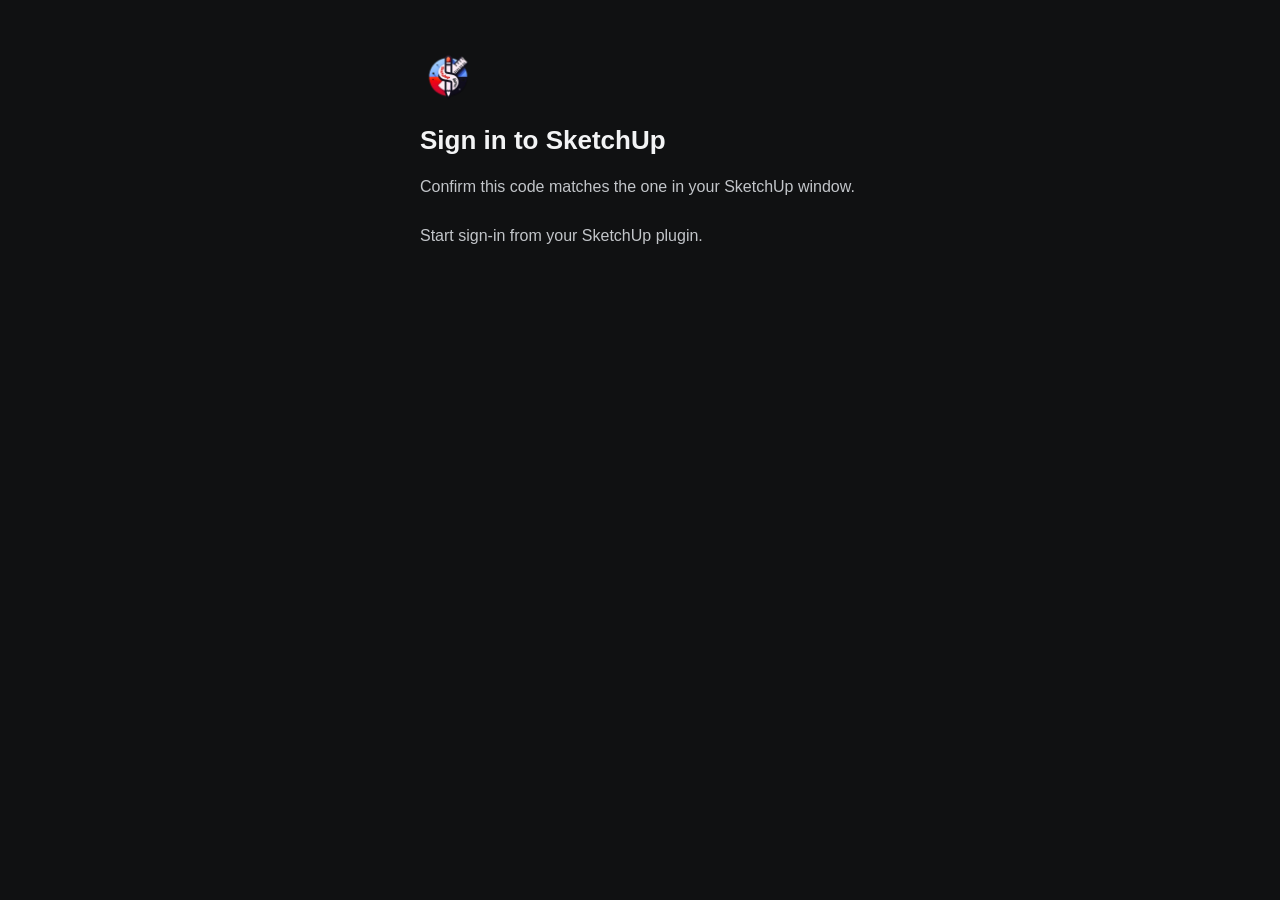
<file: desktop-login.html>
<!doctype html>
<html lang="en">
<head>
  <script src="js/site-config.js?v=18d41a019312"></script>
  <script src="js/ui-events.js?v=d536b74985a7"></script>
  <meta charset="utf-8">
  <meta name="viewport" content="width=device-width, initial-scale=1">
  <meta name="referrer" content="no-referrer">
  <title>SGAI SketchUp Sign In</title>
  <link rel="stylesheet" href="css/desktop-login.css?v=8dd45576af8b">
  <script src="js/desktop-login.js?v=1ba3d687209e" defer></script>
  <script src="https://accounts.google.com/gsi/client" async defer></script>
</head>
<body><main>
  <img src="logo.png" width="56" height="56" alt="SGAI">
  <h1>Sign in to SketchUp</h1>
  <p>Confirm this code matches the one in your SketchUp window.</p>
  <strong id="code"></strong>
  <div id="google-button"></div>
  <p id="account"></p>
  <button id="approve" hidden type="button">Connect to SketchUp</button>
  <p id="status" role="status">Loading sign-in...</p>
</main></body>
</html>
</file>
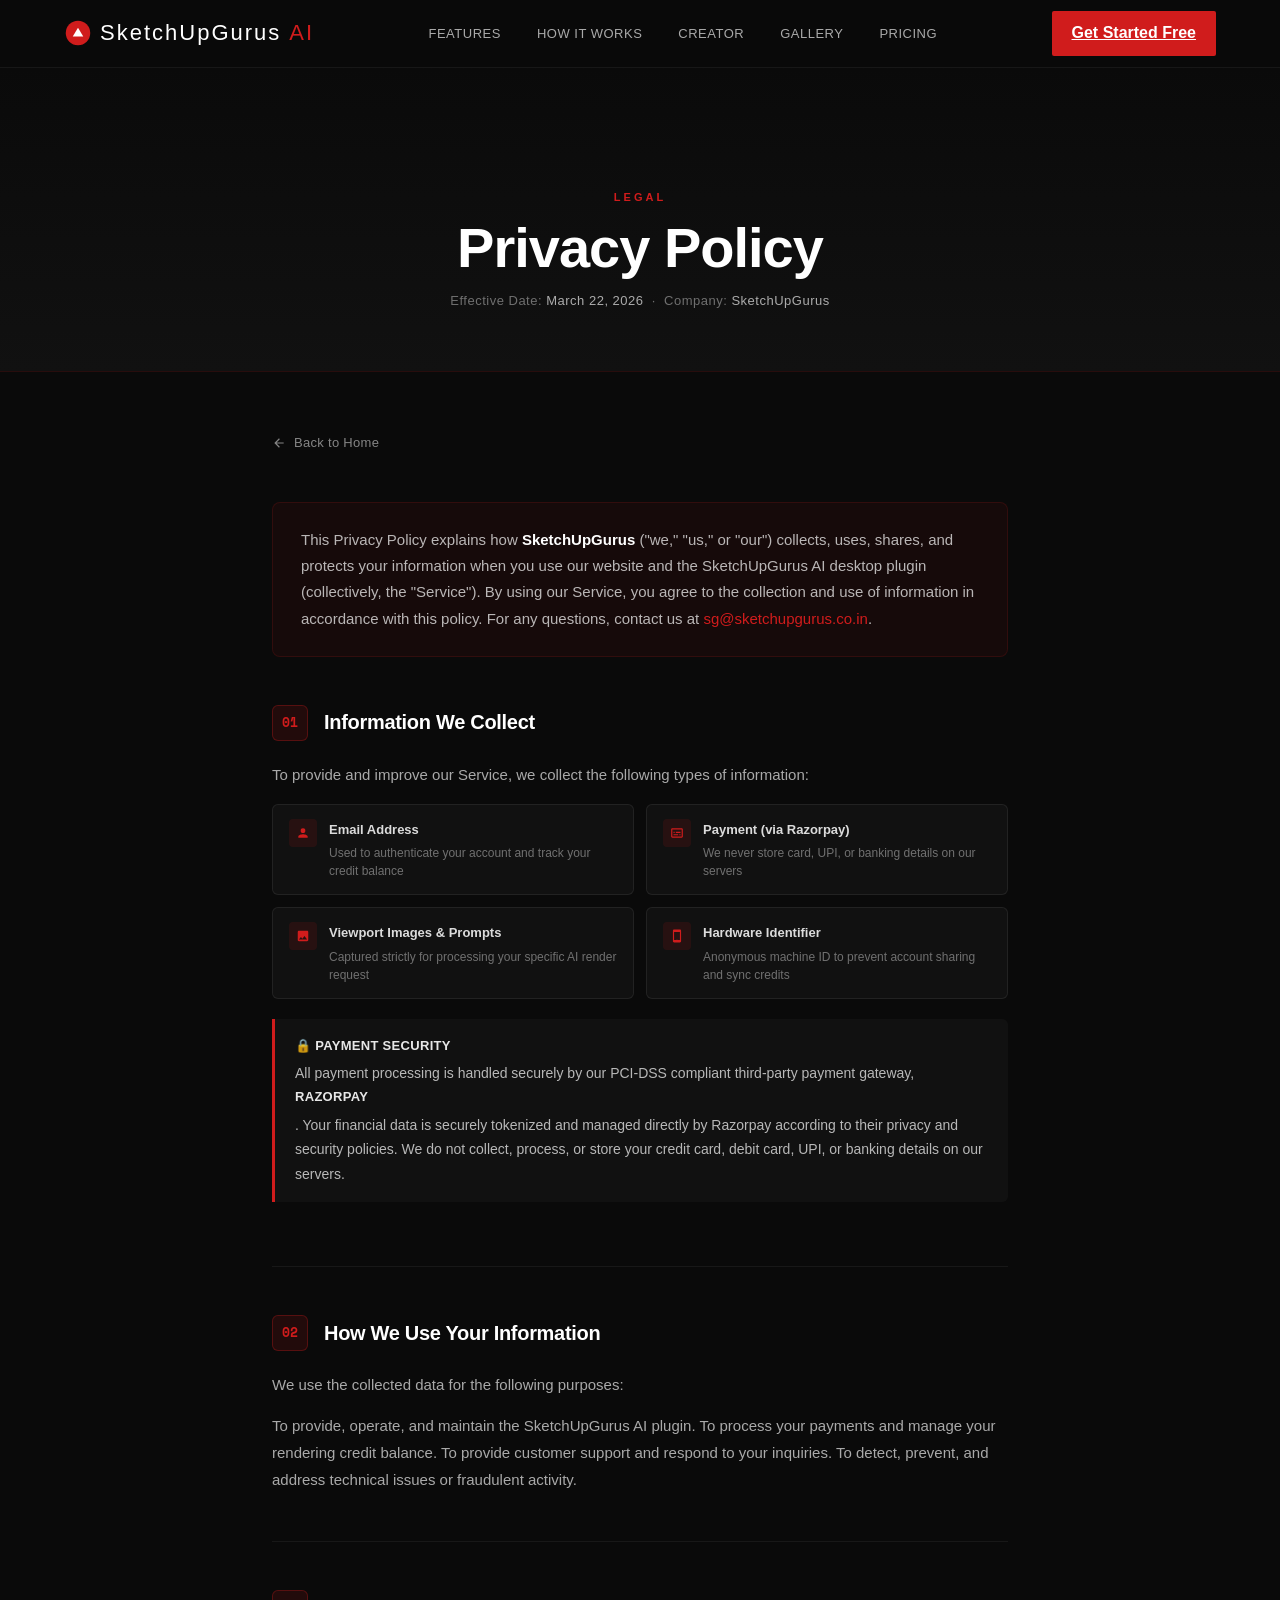
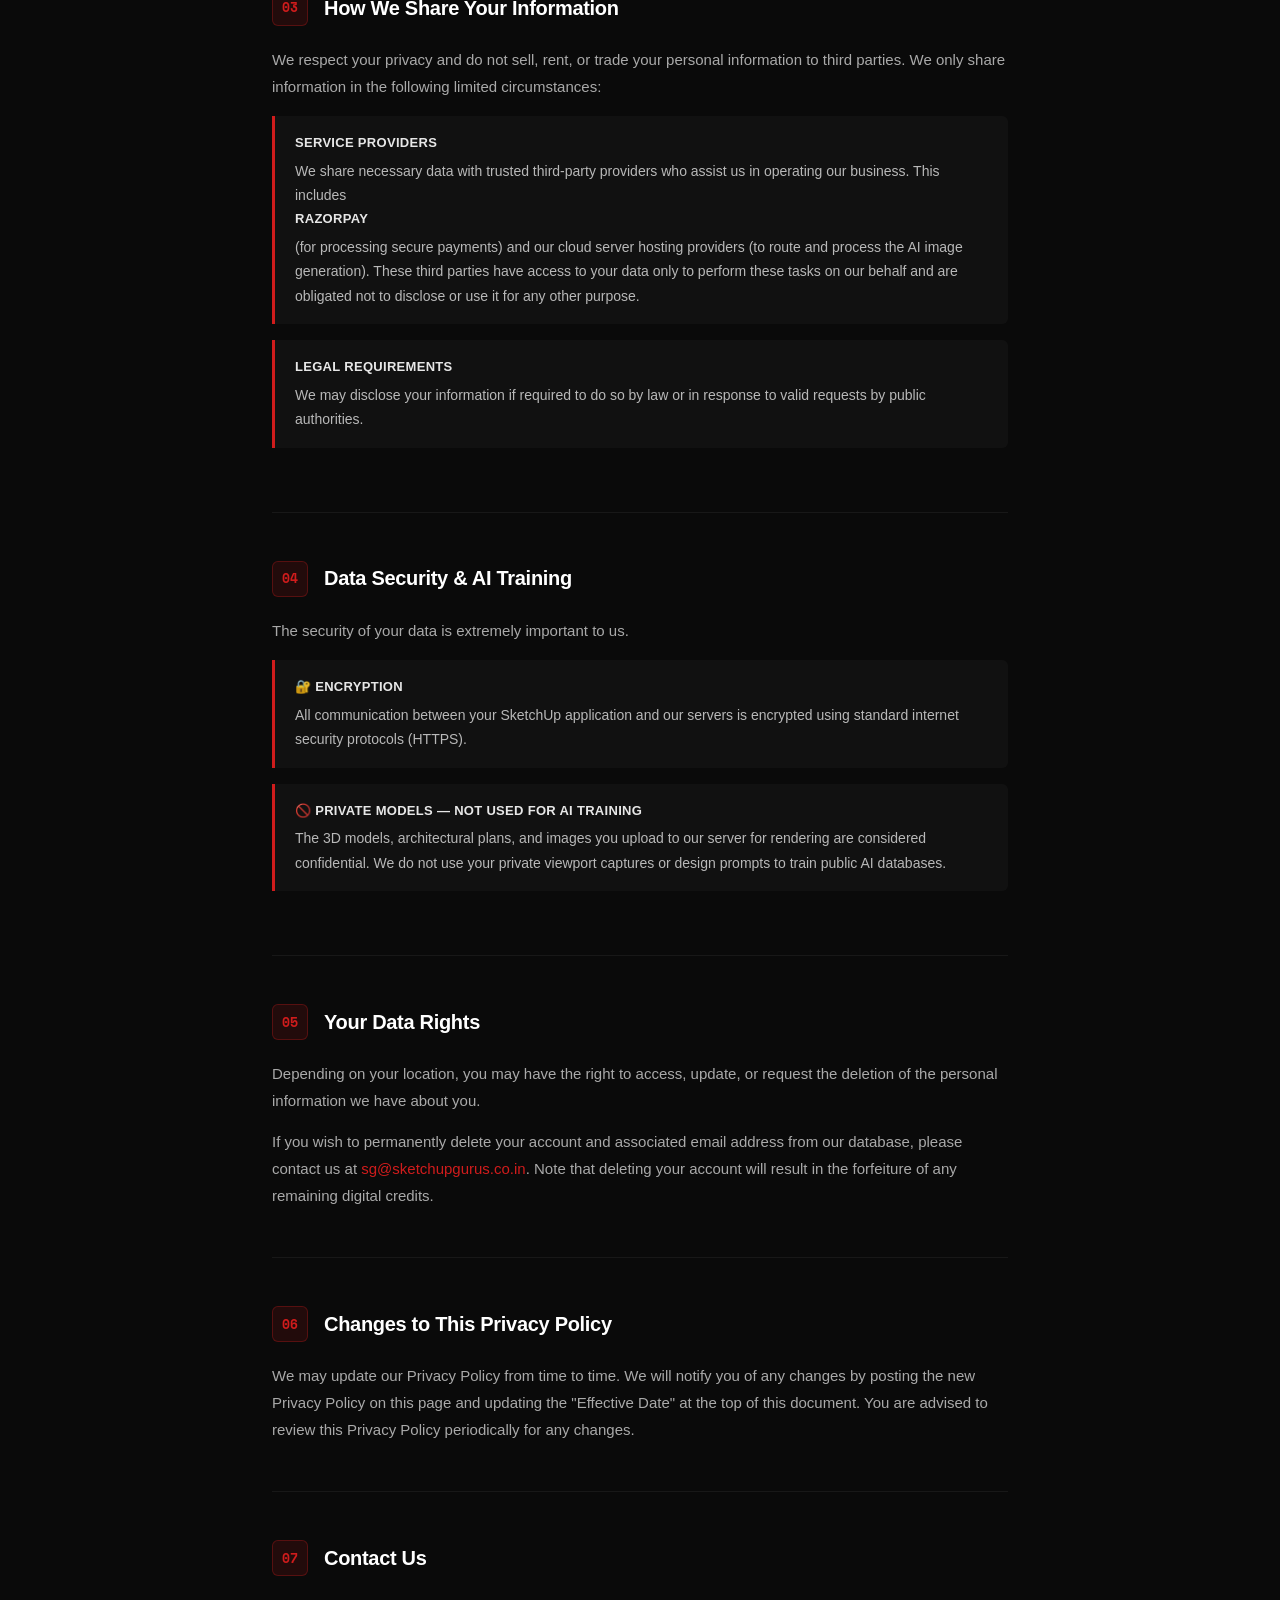
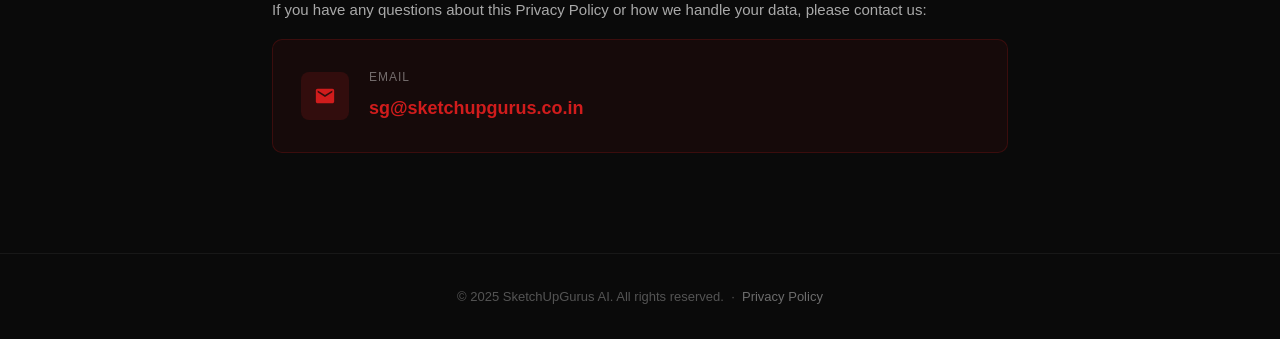
<file: privacy-policy.html>
<!DOCTYPE html>
<html lang="en">
<head>
  <meta charset="UTF-8">
  <meta name="viewport" content="width=device-width, initial-scale=1.0">
  <title>Privacy Policy — SketchUpGurus AI</title>
  <meta name="description" content="Privacy Policy for SketchUpGurus AI Plugin. Learn how we collect, use, and protect your information.">
  <link rel="preconnect" href="https://fonts.googleapis.com">
  <link rel="preconnect" href="https://fonts.gstatic.com" crossorigin>
  <link href="https://fonts.googleapis.com/css2?family=Inter:wght@300;400;500;600;700;800&family=Space+Mono:wght@400;700&display=swap" rel="stylesheet">
  <link rel="stylesheet" href="css/landing.css">
  <style>
    .policy-hero {
      background: linear-gradient(180deg, #0a0a0a 0%, #111 100%);
      border-bottom: 1px solid rgba(208,28,28,0.15);
      padding: 120px 0 60px;
      text-align: center;
    }
    .policy-hero .eyebrow {
      font-size: 11px;
      font-weight: 600;
      letter-spacing: 3px;
      text-transform: uppercase;
      color: var(--red);
      margin-bottom: 16px;
      display: block;
    }
    .policy-hero h1 {
      font-size: clamp(2rem, 5vw, 3.5rem);
      font-weight: 800;
      color: var(--white);
      margin: 0 0 16px;
      letter-spacing: -1px;
    }
    .policy-hero .effective {
      font-size: 13px;
      color: rgba(255,255,255,0.4);
      letter-spacing: 0.5px;
    }
    .policy-hero .effective span {
      color: rgba(255,255,255,0.65);
      font-weight: 500;
    }

    .policy-body {
      max-width: 800px;
      margin: 0 auto;
      padding: 60px 32px 100px;
    }

    .policy-intro {
      background: rgba(208,28,28,0.06);
      border: 1px solid rgba(208,28,28,0.15);
      border-radius: 8px;
      padding: 24px 28px;
      margin-bottom: 48px;
      color: rgba(255,255,255,0.7);
      font-size: 15px;
      line-height: 1.75;
    }
    .policy-intro strong {
      color: var(--white);
    }
    .policy-intro a {
      color: var(--red);
      text-decoration: none;
    }
    .policy-intro a:hover {
      text-decoration: underline;
    }

    .policy-section {
      margin-bottom: 48px;
      padding-bottom: 48px;
      border-bottom: 1px solid rgba(255,255,255,0.06);
    }
    .policy-section:last-child {
      border-bottom: none;
      margin-bottom: 0;
      padding-bottom: 0;
    }

    .policy-section-header {
      display: flex;
      align-items: center;
      gap: 16px;
      margin-bottom: 20px;
    }
    .policy-section-num {
      width: 36px;
      height: 36px;
      background: rgba(208,28,28,0.12);
      border: 1px solid rgba(208,28,28,0.3);
      border-radius: 6px;
      display: flex;
      align-items: center;
      justify-content: center;
      font-size: 13px;
      font-weight: 700;
      font-family: 'Space Mono', monospace;
      color: var(--red);
      flex-shrink: 0;
    }
    .policy-section h2 {
      font-size: 1.25rem;
      font-weight: 700;
      color: var(--white);
      margin: 0;
      letter-spacing: -0.3px;
    }

    .policy-section p {
      color: rgba(255,255,255,0.65);
      font-size: 15px;
      line-height: 1.8;
      margin: 0 0 14px;
    }
    .policy-section p:last-child {
      margin-bottom: 0;
    }
    .policy-section a {
      color: var(--red);
      text-decoration: none;
    }
    .policy-section a:hover {
      text-decoration: underline;
    }

    .policy-highlight {
      background: rgba(255,255,255,0.03);
      border-left: 3px solid var(--red);
      border-radius: 0 6px 6px 0;
      padding: 16px 20px;
      margin: 16px 0;
      color: rgba(255,255,255,0.7);
      font-size: 14px;
      line-height: 1.75;
    }
    .policy-highlight strong {
      color: rgba(255,255,255,0.9);
      display: block;
      margin-bottom: 4px;
      font-size: 13px;
      letter-spacing: 0.3px;
      text-transform: uppercase;
    }

    .policy-grid {
      display: grid;
      grid-template-columns: 1fr 1fr;
      gap: 12px;
      margin-top: 16px;
    }
    @media (max-width: 560px) {
      .policy-grid { grid-template-columns: 1fr; }
    }
    .policy-grid-item {
      background: rgba(255,255,255,0.03);
      border: 1px solid rgba(255,255,255,0.07);
      border-radius: 6px;
      padding: 14px 16px;
      display: flex;
      align-items: flex-start;
      gap: 12px;
    }
    .policy-grid-icon {
      width: 28px;
      height: 28px;
      background: rgba(208,28,28,0.12);
      border-radius: 4px;
      display: flex;
      align-items: center;
      justify-content: center;
      flex-shrink: 0;
    }
    .policy-grid-icon svg {
      width: 14px;
      height: 14px;
      fill: var(--red);
    }
    .policy-grid-label {
      font-size: 13px;
      font-weight: 600;
      color: rgba(255,255,255,0.85);
      margin-bottom: 4px;
    }
    .policy-grid-desc {
      font-size: 12px;
      color: rgba(255,255,255,0.4);
      line-height: 1.5;
    }

    .policy-contact-card {
      background: rgba(208,28,28,0.06);
      border: 1px solid rgba(208,28,28,0.2);
      border-radius: 10px;
      padding: 28px;
      display: flex;
      align-items: center;
      gap: 20px;
      margin-top: 16px;
    }
    .policy-contact-icon {
      width: 48px;
      height: 48px;
      background: rgba(208,28,28,0.15);
      border-radius: 8px;
      display: flex;
      align-items: center;
      justify-content: center;
      flex-shrink: 0;
    }
    .policy-contact-icon svg {
      width: 22px;
      height: 22px;
      fill: var(--red);
    }
    .policy-contact-label {
      font-size: 12px;
      color: rgba(255,255,255,0.4);
      text-transform: uppercase;
      letter-spacing: 1px;
      margin-bottom: 6px;
    }
    .policy-contact-email {
      font-size: 18px;
      font-weight: 700;
      color: var(--white);
      text-decoration: none;
    }
    .policy-contact-email:hover {
      color: var(--red);
    }

    .policy-back {
      display: inline-flex;
      align-items: center;
      gap: 8px;
      font-size: 13px;
      font-weight: 500;
      color: rgba(255,255,255,0.5);
      text-decoration: none;
      letter-spacing: 0.3px;
      margin-bottom: 48px;
      transition: color 0.2s;
    }
    .policy-back:hover { color: var(--white); }
    .policy-back svg { width: 14px; height: 14px; fill: currentColor; }

    /* Override nav for static page */
    nav { position: sticky; top: 0; }
  </style>
</head>
<body>

<!-- NAV — same as landing page -->
<nav>
  <a href="index.html" class="nav-logo">
    <img src="data:image/svg+xml,%3Csvg xmlns='http://www.w3.org/2000/svg' viewBox='0 0 32 32'%3E%3Ccircle cx='16' cy='16' r='14' fill='%23d01c1c'/%3E%3Cpath d='M10 20 L16 10 L22 20 Z' fill='white'/%3E%3C/svg%3E" alt="SketchUpGurus AI Logo" class="nav-logo-img" style="width:28px;height:28px;">
    SketchUpGurus<span>AI</span>
  </a>
  <ul class="nav-links" id="nav-links">
    <li><a href="index.html#features">Features</a></li>
    <li><a href="index.html#how">How it Works</a></li>
    <li><a href="index.html#about">Creator</a></li>
    <li><a href="index.html#gallery">Gallery</a></li>
    <li><a href="index.html#pricing">Pricing</a></li>
  </ul>
  <div class="nav-right">
    <a href="app.html?v=38fc8f2424b3" class="nav-cta">Get Started Free</a>
    <button class="nav-mobile-toggle" aria-label="Toggle menu" onclick="toggleMobileMenu(event)">
      <svg width="24" height="24" viewBox="0 0 24 24" fill="none" stroke="currentColor" stroke-width="2" stroke-linecap="round" stroke-linejoin="round" class="menu-icon-open"><line x1="3" y1="12" x2="21" y2="12"/><line x1="3" y1="6" x2="21" y2="6"/><line x1="3" y1="18" x2="21" y2="18"/></svg>
      <svg width="24" height="24" viewBox="0 0 24 24" fill="none" stroke="currentColor" stroke-width="2" stroke-linecap="round" stroke-linejoin="round" class="menu-icon-close" style="display:none;"><line x1="18" y1="6" x2="6" y2="18"/><line x1="6" y1="6" x2="18" y2="18"/></svg>
    </button>
  </div>
</nav>

<!-- HERO -->
<section class="policy-hero">
  <span class="eyebrow">Legal</span>
  <h1>Privacy Policy</h1>
  <p class="effective">Effective Date: <span>March 22, 2026</span> &nbsp;·&nbsp; Company: <span>SketchUpGurus</span></p>
</section>

<!-- BODY -->
<div class="policy-body">

  <a href="index.html" class="policy-back">
    <svg viewBox="0 0 24 24"><path d="M20 11H7.83l5.59-5.59L12 4l-8 8 8 8 1.41-1.41L7.83 13H20v-2z"/></svg>
    Back to Home
  </a>

  <!-- INTRO -->
  <div class="policy-intro">
    This Privacy Policy explains how <strong>SketchUpGurus</strong> ("we," "us," or "our") collects, uses, shares, and protects your information when you use our website and the SketchUpGurus AI desktop plugin (collectively, the "Service"). By using our Service, you agree to the collection and use of information in accordance with this policy. For any questions, contact us at <a href="mailto:sg@sketchupgurus.co.in">sg@sketchupgurus.co.in</a>.
  </div>

  <!-- SECTION 1 -->
  <div class="policy-section">
    <div class="policy-section-header">
      <div class="policy-section-num">01</div>
      <h2>Information We Collect</h2>
    </div>
    <p>To provide and improve our Service, we collect the following types of information:</p>
    <div class="policy-grid">
      <div class="policy-grid-item">
        <div class="policy-grid-icon"><svg viewBox="0 0 24 24"><path d="M12 12c2.7 0 4-1.3 4-4s-1.3-4-4-4-4 1.3-4 4 1.3 4 4 4zm0 2c-2.7 0-8 1.35-8 4v2h16v-2c0-2.65-5.3-4-8-4z"/></svg></div>
        <div>
          <div class="policy-grid-label">Email Address</div>
          <div class="policy-grid-desc">Used to authenticate your account and track your credit balance</div>
        </div>
      </div>
      <div class="policy-grid-item">
        <div class="policy-grid-icon"><svg viewBox="0 0 24 24"><path d="M20 4H4c-1.1 0-2 .9-2 2v12c0 1.1.9 2 2 2h16c1.1 0 2-.9 2-2V6c0-1.1-.9-2-2-2zm0 14H4V6h16v12zM6 10h2v2H6zm0 4h8v2H6zm10 0h2v2h-2zm-6-4h8v2h-8z"/></svg></div>
        <div>
          <div class="policy-grid-label">Payment (via Razorpay)</div>
          <div class="policy-grid-desc">We never store card, UPI, or banking details on our servers</div>
        </div>
      </div>
      <div class="policy-grid-item">
        <div class="policy-grid-icon"><svg viewBox="0 0 24 24"><path d="M21 19V5c0-1.1-.9-2-2-2H5c-1.1 0-2 .9-2 2v14c0 1.1.9 2 2 2h14c1.1 0 2-.9 2-2zM8.5 13.5l2.5 3.01L14.5 12l4.5 6H5l3.5-4.5z"/></svg></div>
        <div>
          <div class="policy-grid-label">Viewport Images & Prompts</div>
          <div class="policy-grid-desc">Captured strictly for processing your specific AI render request</div>
        </div>
      </div>
      <div class="policy-grid-item">
        <div class="policy-grid-icon"><svg viewBox="0 0 24 24"><path d="M17 1H7C5.9 1 5 1.9 5 3v18c0 1.1.9 2 2 2h10c1.1 0 2-.9 2-2V3c0-1.1-.9-2-2-2zm0 18H7V5h10v14zm-5 1c.55 0 1-.45 1-1s-.45-1-1-1-1 .45-1 1 .45 1 1 1z"/></svg></div>
        <div>
          <div class="policy-grid-label">Hardware Identifier</div>
          <div class="policy-grid-desc">Anonymous machine ID to prevent account sharing and sync credits</div>
        </div>
      </div>
    </div>
    <div class="policy-highlight" style="margin-top:20px;">
      <strong>🔒 Payment Security</strong>
      All payment processing is handled securely by our PCI-DSS compliant third-party payment gateway, <strong>Razorpay</strong>. Your financial data is securely tokenized and managed directly by Razorpay according to their privacy and security policies. We do not collect, process, or store your credit card, debit card, UPI, or banking details on our servers.
    </div>
  </div>

  <!-- SECTION 2 -->
  <div class="policy-section">
    <div class="policy-section-header">
      <div class="policy-section-num">02</div>
      <h2>How We Use Your Information</h2>
    </div>
    <p>We use the collected data for the following purposes:</p>
    <p>To provide, operate, and maintain the SketchUpGurus AI plugin. To process your payments and manage your rendering credit balance. To provide customer support and respond to your inquiries. To detect, prevent, and address technical issues or fraudulent activity.</p>
  </div>

  <!-- SECTION 3 -->
  <div class="policy-section">
    <div class="policy-section-header">
      <div class="policy-section-num">03</div>
      <h2>How We Share Your Information</h2>
    </div>
    <p>We respect your privacy and do not sell, rent, or trade your personal information to third parties. We only share information in the following limited circumstances:</p>
    <div class="policy-highlight">
      <strong>Service Providers</strong>
      We share necessary data with trusted third-party providers who assist us in operating our business. This includes <strong>Razorpay</strong> (for processing secure payments) and our cloud server hosting providers (to route and process the AI image generation). These third parties have access to your data only to perform these tasks on our behalf and are obligated not to disclose or use it for any other purpose.
    </div>
    <div class="policy-highlight">
      <strong>Legal Requirements</strong>
      We may disclose your information if required to do so by law or in response to valid requests by public authorities.
    </div>
  </div>

  <!-- SECTION 4 -->
  <div class="policy-section">
    <div class="policy-section-header">
      <div class="policy-section-num">04</div>
      <h2>Data Security & AI Training</h2>
    </div>
    <p>The security of your data is extremely important to us.</p>
    <div class="policy-highlight">
      <strong>🔐 Encryption</strong>
      All communication between your SketchUp application and our servers is encrypted using standard internet security protocols (HTTPS).
    </div>
    <div class="policy-highlight">
      <strong>🚫 Private Models — Not Used for AI Training</strong>
      The 3D models, architectural plans, and images you upload to our server for rendering are considered confidential. We do not use your private viewport captures or design prompts to train public AI databases.
    </div>
  </div>

  <!-- SECTION 5 -->
  <div class="policy-section">
    <div class="policy-section-header">
      <div class="policy-section-num">05</div>
      <h2>Your Data Rights</h2>
    </div>
    <p>Depending on your location, you may have the right to access, update, or request the deletion of the personal information we have about you.</p>
    <p>If you wish to permanently delete your account and associated email address from our database, please contact us at <a href="mailto:sg@sketchupgurus.co.in">sg@sketchupgurus.co.in</a>. Note that deleting your account will result in the forfeiture of any remaining digital credits.</p>
  </div>

  <!-- SECTION 6 -->
  <div class="policy-section">
    <div class="policy-section-header">
      <div class="policy-section-num">06</div>
      <h2>Changes to This Privacy Policy</h2>
    </div>
    <p>We may update our Privacy Policy from time to time. We will notify you of any changes by posting the new Privacy Policy on this page and updating the "Effective Date" at the top of this document. You are advised to review this Privacy Policy periodically for any changes.</p>
  </div>

  <!-- SECTION 7 — CONTACT -->
  <div class="policy-section">
    <div class="policy-section-header">
      <div class="policy-section-num">07</div>
      <h2>Contact Us</h2>
    </div>
    <p>If you have any questions about this Privacy Policy or how we handle your data, please contact us:</p>
    <div class="policy-contact-card">
      <div class="policy-contact-icon">
        <svg viewBox="0 0 24 24"><path d="M20 4H4c-1.1 0-2 .9-2 2v12c0 1.1.9 2 2 2h16c1.1 0 2-.9 2-2V6c0-1.1-.9-2-2-2zm0 4l-8 5-8-5V6l8 5 8-5v2z"/></svg>
      </div>
      <div>
        <div class="policy-contact-label">Email</div>
        <a href="mailto:sg@sketchupgurus.co.in" class="policy-contact-email">sg@sketchupgurus.co.in</a>
      </div>
    </div>
  </div>

</div>

<!-- FOOTER -->
<footer style="border-top:1px solid rgba(255,255,255,0.06); padding:32px; text-align:center;">
  <p style="color:rgba(255,255,255,0.3); font-size:13px; margin:0;">© 2025 SketchUpGurus AI. All rights reserved. &nbsp;·&nbsp; <a href="privacy-policy.html" style="color:rgba(255,255,255,0.4); text-decoration:none;">Privacy Policy</a></p>
</footer>

<script src="js/static_nav.js?v=1"></script>
</body>
</html>
</file>
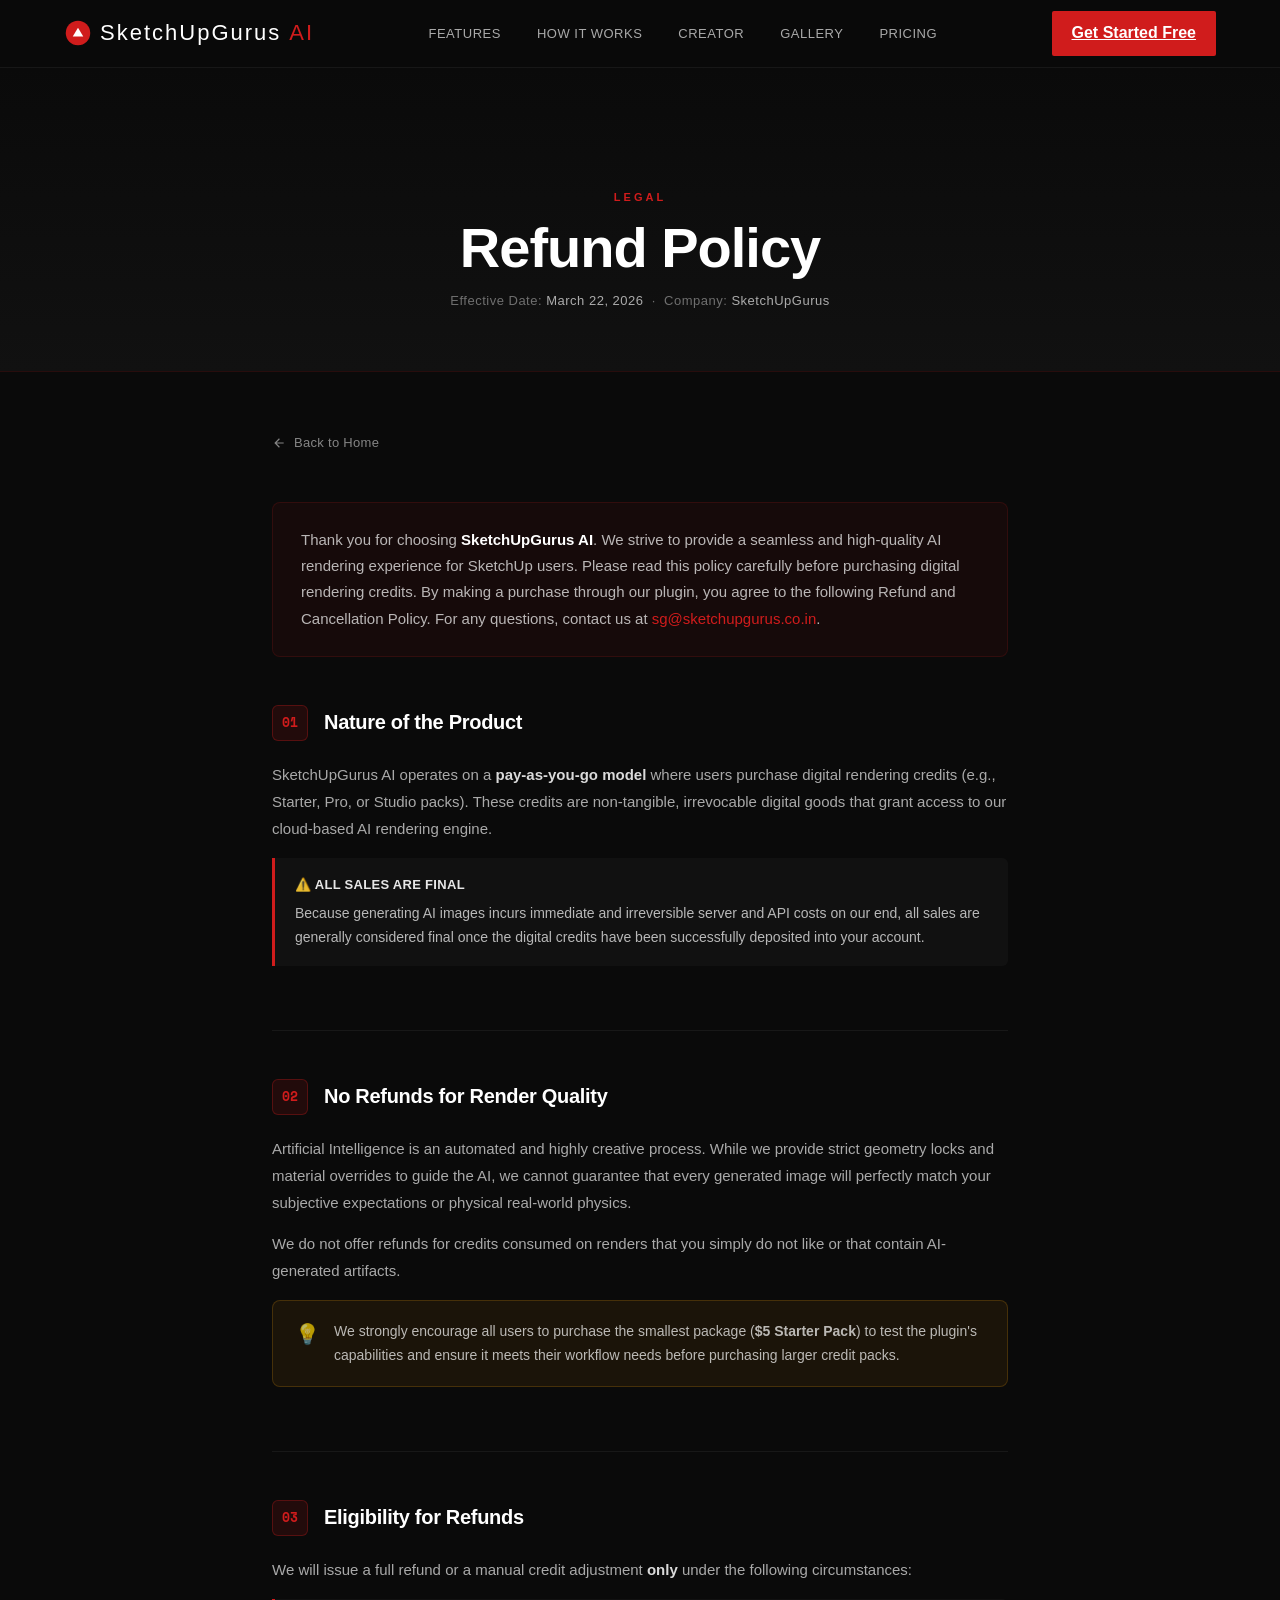
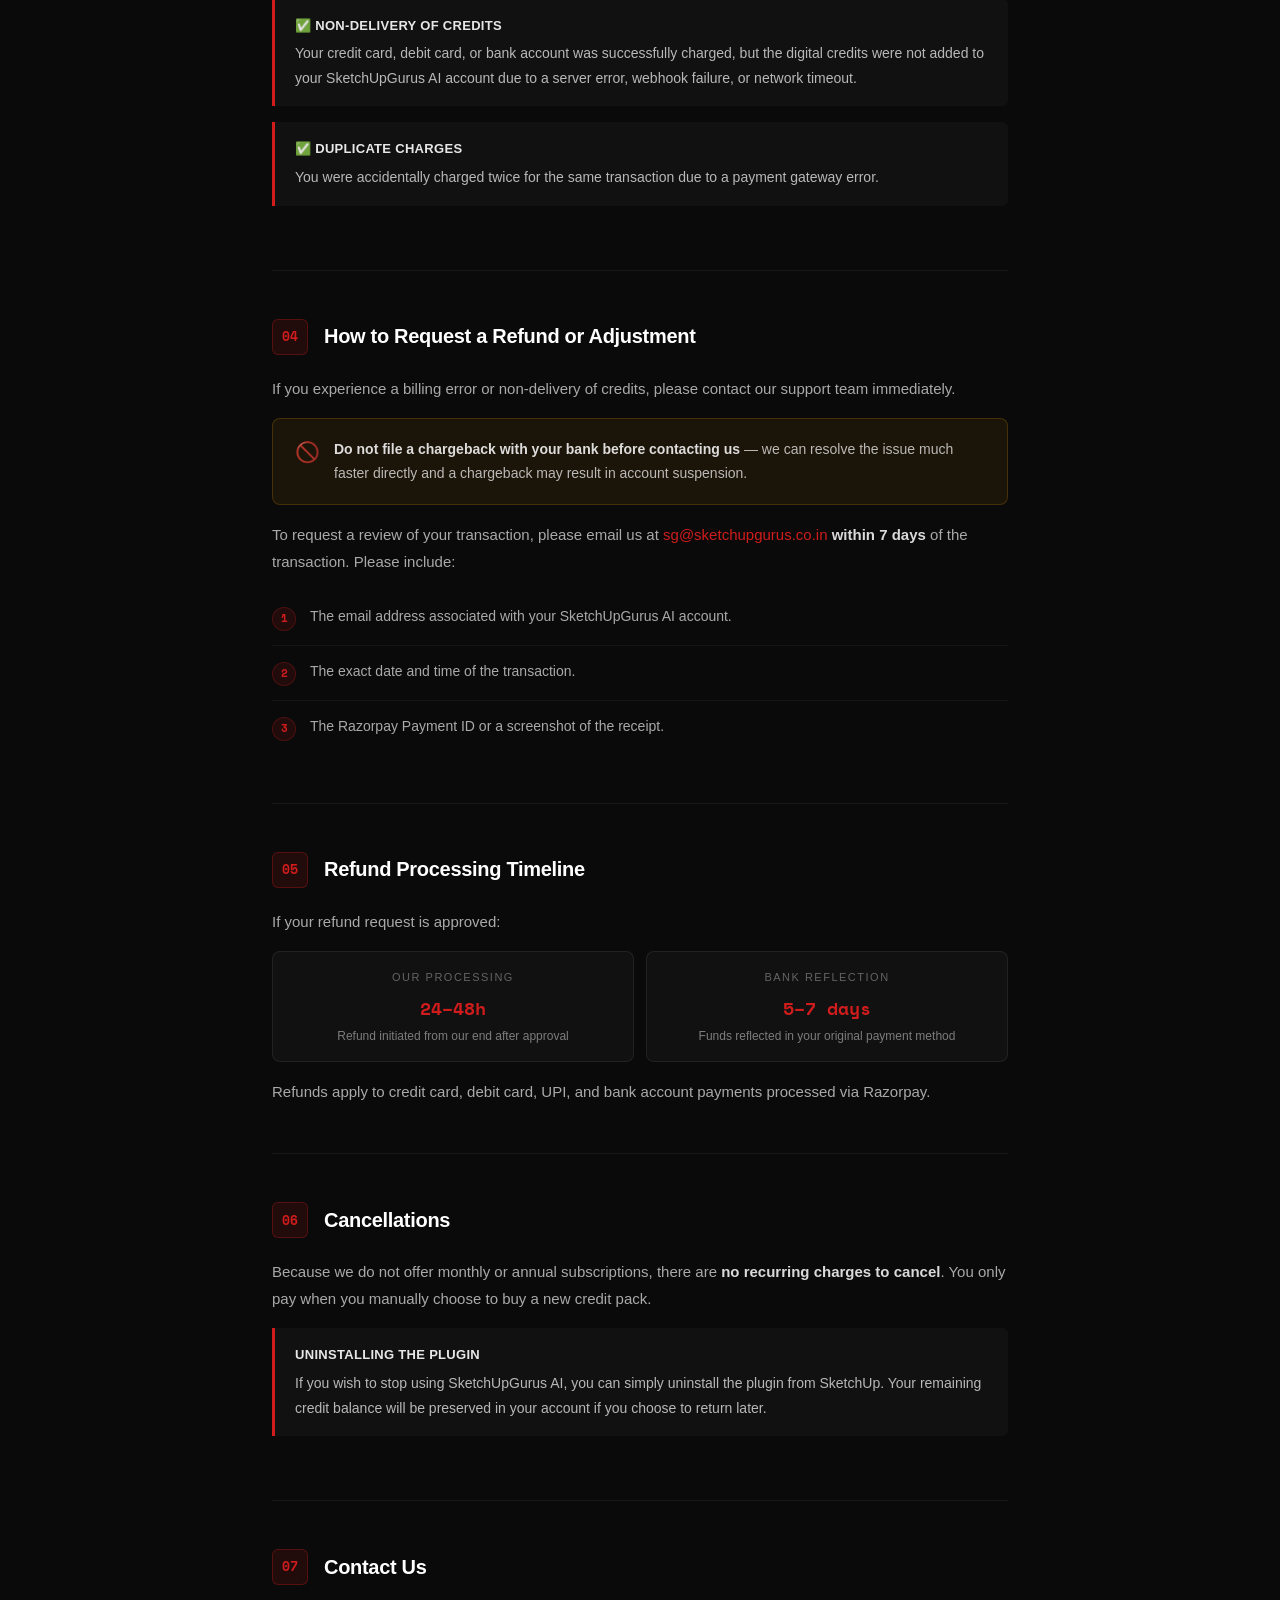
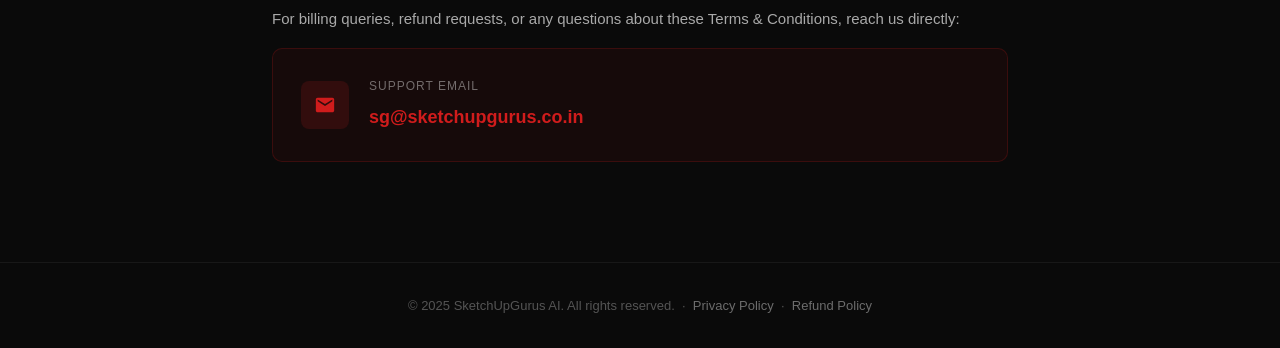
<file: refund-policy.html>
<!DOCTYPE html>
<html lang="en">
<head>
  <meta charset="UTF-8">
  <meta name="viewport" content="width=device-width, initial-scale=1.0">
  <title>Refund Policy — SketchUpGurus AI</title>
  <meta name="description" content="Refund and Cancellation Policy for SketchUpGurus AI Plugin. Billing information, eligibility, and refund process.">
  <link rel="preconnect" href="https://fonts.googleapis.com">
  <link rel="preconnect" href="https://fonts.gstatic.com" crossorigin>
  <link href="https://fonts.googleapis.com/css2?family=Inter:wght@300;400;500;600;700;800&family=Space+Mono:wght@400;700&display=swap" rel="stylesheet">
  <link rel="stylesheet" href="css/landing.css">
  <style>
    .policy-hero {
      background: linear-gradient(180deg, #0a0a0a 0%, #111 100%);
      border-bottom: 1px solid rgba(208,28,28,0.15);
      padding: 120px 0 60px;
      text-align: center;
    }
    .policy-hero .eyebrow {
      font-size: 11px;
      font-weight: 600;
      letter-spacing: 3px;
      text-transform: uppercase;
      color: var(--red);
      margin-bottom: 16px;
      display: block;
    }
    .policy-hero h1 {
      font-size: clamp(2rem, 5vw, 3.5rem);
      font-weight: 800;
      color: var(--white);
      margin: 0 0 16px;
      letter-spacing: -1px;
    }
    .policy-hero .effective {
      font-size: 13px;
      color: rgba(255,255,255,0.4);
      letter-spacing: 0.5px;
    }
    .policy-hero .effective span {
      color: rgba(255,255,255,0.65);
      font-weight: 500;
    }

    .policy-body {
      max-width: 800px;
      margin: 0 auto;
      padding: 60px 32px 100px;
    }

    .policy-intro {
      background: rgba(208,28,28,0.06);
      border: 1px solid rgba(208,28,28,0.15);
      border-radius: 8px;
      padding: 24px 28px;
      margin-bottom: 48px;
      color: rgba(255,255,255,0.7);
      font-size: 15px;
      line-height: 1.75;
    }
    .policy-intro strong { color: var(--white); }
    .policy-intro a { color: var(--red); text-decoration: none; }
    .policy-intro a:hover { text-decoration: underline; }

    .policy-section {
      margin-bottom: 48px;
      padding-bottom: 48px;
      border-bottom: 1px solid rgba(255,255,255,0.06);
    }
    .policy-section:last-child {
      border-bottom: none;
      margin-bottom: 0;
      padding-bottom: 0;
    }

    .policy-section-header {
      display: flex;
      align-items: center;
      gap: 16px;
      margin-bottom: 20px;
    }
    .policy-section-num {
      width: 36px;
      height: 36px;
      background: rgba(208,28,28,0.12);
      border: 1px solid rgba(208,28,28,0.3);
      border-radius: 6px;
      display: flex;
      align-items: center;
      justify-content: center;
      font-size: 13px;
      font-weight: 700;
      font-family: 'Space Mono', monospace;
      color: var(--red);
      flex-shrink: 0;
    }
    .policy-section h2 {
      font-size: 1.25rem;
      font-weight: 700;
      color: var(--white);
      margin: 0;
      letter-spacing: -0.3px;
    }

    .policy-section p {
      color: rgba(255,255,255,0.65);
      font-size: 15px;
      line-height: 1.8;
      margin: 0 0 14px;
    }
    .policy-section p:last-child { margin-bottom: 0; }
    .policy-section a { color: var(--red); text-decoration: none; }
    .policy-section a:hover { text-decoration: underline; }

    .policy-highlight {
      background: rgba(255,255,255,0.03);
      border-left: 3px solid var(--red);
      border-radius: 0 6px 6px 0;
      padding: 16px 20px;
      margin: 16px 0;
      color: rgba(255,255,255,0.7);
      font-size: 14px;
      line-height: 1.75;
    }
    .policy-highlight strong {
      color: rgba(255,255,255,0.9);
      display: block;
      margin-bottom: 4px;
      font-size: 13px;
      letter-spacing: 0.3px;
      text-transform: uppercase;
    }

    .policy-warning {
      background: rgba(245,158,11,0.07);
      border: 1px solid rgba(245,158,11,0.2);
      border-radius: 8px;
      padding: 18px 22px;
      margin: 16px 0;
      color: rgba(255,255,255,0.7);
      font-size: 14px;
      line-height: 1.75;
      display: flex;
      gap: 14px;
      align-items: flex-start;
    }
    .policy-warning-icon {
      font-size: 20px;
      flex-shrink: 0;
      line-height: 1.5;
    }

    .policy-steps {
      counter-reset: step-counter;
      list-style: none;
      padding: 0;
      margin: 16px 0 0;
    }
    .policy-steps li {
      counter-increment: step-counter;
      display: flex;
      align-items: flex-start;
      gap: 14px;
      padding: 14px 0;
      border-bottom: 1px solid rgba(255,255,255,0.05);
      color: rgba(255,255,255,0.65);
      font-size: 14px;
      line-height: 1.7;
    }
    .policy-steps li:last-child { border-bottom: none; }
    .policy-steps li::before {
      content: counter(step-counter);
      width: 24px;
      height: 24px;
      background: rgba(208,28,28,0.12);
      border: 1px solid rgba(208,28,28,0.25);
      border-radius: 50%;
      display: flex;
      align-items: center;
      justify-content: center;
      font-size: 11px;
      font-weight: 700;
      font-family: 'Space Mono', monospace;
      color: var(--red);
      flex-shrink: 0;
      margin-top: 2px;
    }

    .timeline-grid {
      display: grid;
      grid-template-columns: 1fr 1fr;
      gap: 12px;
      margin-top: 16px;
    }
    @media (max-width: 560px) { .timeline-grid { grid-template-columns: 1fr; } }
    .timeline-item {
      background: rgba(255,255,255,0.03);
      border: 1px solid rgba(255,255,255,0.07);
      border-radius: 8px;
      padding: 16px 18px;
      text-align: center;
    }
    .timeline-item .t-label {
      font-size: 11px;
      text-transform: uppercase;
      letter-spacing: 1.5px;
      color: rgba(255,255,255,0.35);
      margin-bottom: 8px;
    }
    .timeline-item .t-value {
      font-size: 18px;
      font-weight: 700;
      font-family: 'Space Mono', monospace;
      color: var(--red);
    }
    .timeline-item .t-desc {
      font-size: 12px;
      color: rgba(255,255,255,0.45);
      margin-top: 4px;
      line-height: 1.5;
    }

    .policy-contact-card {
      background: rgba(208,28,28,0.06);
      border: 1px solid rgba(208,28,28,0.2);
      border-radius: 10px;
      padding: 28px;
      display: flex;
      align-items: center;
      gap: 20px;
      margin-top: 16px;
    }
    .policy-contact-icon {
      width: 48px;
      height: 48px;
      background: rgba(208,28,28,0.15);
      border-radius: 8px;
      display: flex;
      align-items: center;
      justify-content: center;
      flex-shrink: 0;
    }
    .policy-contact-icon svg { width: 22px; height: 22px; fill: var(--red); }
    .policy-contact-label {
      font-size: 12px;
      color: rgba(255,255,255,0.4);
      text-transform: uppercase;
      letter-spacing: 1px;
      margin-bottom: 6px;
    }
    .policy-contact-email {
      font-size: 18px;
      font-weight: 700;
      color: var(--white);
      text-decoration: none;
    }
    .policy-contact-email:hover { color: var(--red); }

    .policy-back {
      display: inline-flex;
      align-items: center;
      gap: 8px;
      font-size: 13px;
      font-weight: 500;
      color: rgba(255,255,255,0.5);
      text-decoration: none;
      letter-spacing: 0.3px;
      margin-bottom: 48px;
      transition: color 0.2s;
    }
    .policy-back:hover { color: var(--white); }
    .policy-back svg { width: 14px; height: 14px; fill: currentColor; }

    nav { position: sticky; top: 0; }
  </style>
</head>
<body>

<!-- NAV -->
<nav>
  <a href="index.html" class="nav-logo">
    <img src="data:image/svg+xml,%3Csvg xmlns='http://www.w3.org/2000/svg' viewBox='0 0 32 32'%3E%3Ccircle cx='16' cy='16' r='14' fill='%23d01c1c'/%3E%3Cpath d='M10 20 L16 10 L22 20 Z' fill='white'/%3E%3C/svg%3E" alt="SketchUpGurus AI Logo" class="nav-logo-img" style="width:28px;height:28px;">
    SketchUpGurus<span>AI</span>
  </a>
  <ul class="nav-links" id="nav-links">
    <li><a href="index.html#features">Features</a></li>
    <li><a href="index.html#how">How it Works</a></li>
    <li><a href="index.html#about">Creator</a></li>
    <li><a href="index.html#gallery">Gallery</a></li>
    <li><a href="index.html#pricing">Pricing</a></li>
  </ul>
  <div class="nav-right">
    <a href="app.html?v=38fc8f2424b3" class="nav-cta">Get Started Free</a>
    <button class="nav-mobile-toggle" aria-label="Toggle menu" onclick="toggleMobileMenu(event)">
      <svg width="24" height="24" viewBox="0 0 24 24" fill="none" stroke="currentColor" stroke-width="2" stroke-linecap="round" stroke-linejoin="round" class="menu-icon-open"><line x1="3" y1="12" x2="21" y2="12"/><line x1="3" y1="6" x2="21" y2="6"/><line x1="3" y1="18" x2="21" y2="18"/></svg>
      <svg width="24" height="24" viewBox="0 0 24 24" fill="none" stroke="currentColor" stroke-width="2" stroke-linecap="round" stroke-linejoin="round" class="menu-icon-close" style="display:none;"><line x1="18" y1="6" x2="6" y2="18"/><line x1="6" y1="6" x2="18" y2="18"/></svg>
    </button>
  </div>
</nav>

<!-- HERO -->
<section class="policy-hero">
  <span class="eyebrow">Legal</span>
  <h1>Refund Policy</h1>
  <p class="effective">Effective Date: <span>March 22, 2026</span> &nbsp;·&nbsp; Company: <span>SketchUpGurus</span></p>
</section>

<!-- BODY -->
<div class="policy-body">

  <a href="index.html" class="policy-back">
    <svg viewBox="0 0 24 24"><path d="M20 11H7.83l5.59-5.59L12 4l-8 8 8 8 1.41-1.41L7.83 13H20v-2z"/></svg>
    Back to Home
  </a>

  <!-- INTRO -->
  <div class="policy-intro">
    Thank you for choosing <strong>SketchUpGurus AI</strong>. We strive to provide a seamless and high-quality AI rendering experience for SketchUp users. Please read this policy carefully before purchasing digital rendering credits. By making a purchase through our plugin, you agree to the following Refund and Cancellation Policy. For any questions, contact us at <a href="mailto:sg@sketchupgurus.co.in">sg@sketchupgurus.co.in</a>.
  </div>

  <!-- SECTION 1 -->
  <div class="policy-section">
    <div class="policy-section-header">
      <div class="policy-section-num">01</div>
      <h2>Nature of the Product</h2>
    </div>
    <p>SketchUpGurus AI operates on a <strong style="color:rgba(255,255,255,0.85);">pay-as-you-go model</strong> where users purchase digital rendering credits (e.g., Starter, Pro, or Studio packs). These credits are non-tangible, irrevocable digital goods that grant access to our cloud-based AI rendering engine.</p>
    <div class="policy-highlight">
      <strong>⚠️ All Sales Are Final</strong>
      Because generating AI images incurs immediate and irreversible server and API costs on our end, all sales are generally considered final once the digital credits have been successfully deposited into your account.
    </div>
  </div>

  <!-- SECTION 2 -->
  <div class="policy-section">
    <div class="policy-section-header">
      <div class="policy-section-num">02</div>
      <h2>No Refunds for Render Quality</h2>
    </div>
    <p>Artificial Intelligence is an automated and highly creative process. While we provide strict geometry locks and material overrides to guide the AI, we cannot guarantee that every generated image will perfectly match your subjective expectations or physical real-world physics.</p>
    <p>We do not offer refunds for credits consumed on renders that you simply do not like or that contain AI-generated artifacts.</p>
    <div class="policy-warning">
      <div class="policy-warning-icon">💡</div>
      <div>We strongly encourage all users to purchase the smallest package (<strong>$5 Starter Pack</strong>) to test the plugin's capabilities and ensure it meets their workflow needs before purchasing larger credit packs.</div>
    </div>
  </div>

  <!-- SECTION 3 -->
  <div class="policy-section">
    <div class="policy-section-header">
      <div class="policy-section-num">03</div>
      <h2>Eligibility for Refunds</h2>
    </div>
    <p>We will issue a full refund or a manual credit adjustment <strong style="color:rgba(255,255,255,0.85);">only</strong> under the following circumstances:</p>
    <div class="policy-highlight">
      <strong>✅ Non-Delivery of Credits</strong>
      Your credit card, debit card, or bank account was successfully charged, but the digital credits were not added to your SketchUpGurus AI account due to a server error, webhook failure, or network timeout.
    </div>
    <div class="policy-highlight">
      <strong>✅ Duplicate Charges</strong>
      You were accidentally charged twice for the same transaction due to a payment gateway error.
    </div>
  </div>

  <!-- SECTION 4 -->
  <div class="policy-section">
    <div class="policy-section-header">
      <div class="policy-section-num">04</div>
      <h2>How to Request a Refund or Adjustment</h2>
    </div>
    <p>If you experience a billing error or non-delivery of credits, please contact our support team immediately.</p>
    <div class="policy-warning">
      <div class="policy-warning-icon">🚫</div>
      <div><strong style="color:rgba(255,255,255,0.85);">Do not file a chargeback with your bank before contacting us</strong> — we can resolve the issue much faster directly and a chargeback may result in account suspension.</div>
    </div>
    <p style="margin-top:16px;">To request a review of your transaction, please email us at <a href="mailto:sg@sketchupgurus.co.in">sg@sketchupgurus.co.in</a> <strong style="color:rgba(255,255,255,0.85);">within 7 days</strong> of the transaction. Please include:</p>
    <ul class="policy-steps">
      <li>The email address associated with your SketchUpGurus AI account.</li>
      <li>The exact date and time of the transaction.</li>
      <li>The Razorpay Payment ID or a screenshot of the receipt.</li>
    </ul>
  </div>

  <!-- SECTION 5 -->
  <div class="policy-section">
    <div class="policy-section-header">
      <div class="policy-section-num">05</div>
      <h2>Refund Processing Timeline</h2>
    </div>
    <p>If your refund request is approved:</p>
    <div class="timeline-grid">
      <div class="timeline-item">
        <div class="t-label">Our Processing</div>
        <div class="t-value">24–48h</div>
        <div class="t-desc">Refund initiated from our end after approval</div>
      </div>
      <div class="timeline-item">
        <div class="t-label">Bank Reflection</div>
        <div class="t-value">5–7 days</div>
        <div class="t-desc">Funds reflected in your original payment method</div>
      </div>
    </div>
    <p style="margin-top:16px;">Refunds apply to credit card, debit card, UPI, and bank account payments processed via Razorpay.</p>
  </div>

  <!-- SECTION 6 -->
  <div class="policy-section">
    <div class="policy-section-header">
      <div class="policy-section-num">06</div>
      <h2>Cancellations</h2>
    </div>
    <p>Because we do not offer monthly or annual subscriptions, there are <strong style="color:rgba(255,255,255,0.85);">no recurring charges to cancel</strong>. You only pay when you manually choose to buy a new credit pack.</p>
    <div class="policy-highlight">
      <strong>Uninstalling the Plugin</strong>
      If you wish to stop using SketchUpGurus AI, you can simply uninstall the plugin from SketchUp. Your remaining credit balance will be preserved in your account if you choose to return later.
    </div>
  </div>

  <!-- CONTACT -->
  <div class="policy-section">
    <div class="policy-section-header">
      <div class="policy-section-num">07</div>
      <h2>Contact Us</h2>
    </div>
    <p>For billing queries, refund requests, or any questions about these Terms &amp; Conditions, reach us directly:</p>
    <div class="policy-contact-card">
      <div class="policy-contact-icon">
        <svg viewBox="0 0 24 24"><path d="M20 4H4c-1.1 0-2 .9-2 2v12c0 1.1.9 2 2 2h16c1.1 0 2-.9 2-2V6c0-1.1-.9-2-2-2zm0 4l-8 5-8-5V6l8 5 8-5v2z"/></svg>
      </div>
      <div>
        <div class="policy-contact-label">Support Email</div>
        <a href="mailto:sg@sketchupgurus.co.in" class="policy-contact-email">sg@sketchupgurus.co.in</a>
      </div>
    </div>
  </div>

</div>

<!-- FOOTER -->
<footer style="border-top:1px solid rgba(255,255,255,0.06); padding:32px; text-align:center;">
  <p style="color:rgba(255,255,255,0.3); font-size:13px; margin:0;">
    © 2025 SketchUpGurus AI. All rights reserved.
    &nbsp;·&nbsp;
    <a href="privacy-policy.html" style="color:rgba(255,255,255,0.4); text-decoration:none;">Privacy Policy</a>
    &nbsp;·&nbsp;
    <a href="refund-policy.html" style="color:rgba(255,255,255,0.4); text-decoration:none;">Refund Policy</a>
  </p>
</footer>

<script src="js/static_nav.js?v=1"></script>
</body>
</html>
</file>
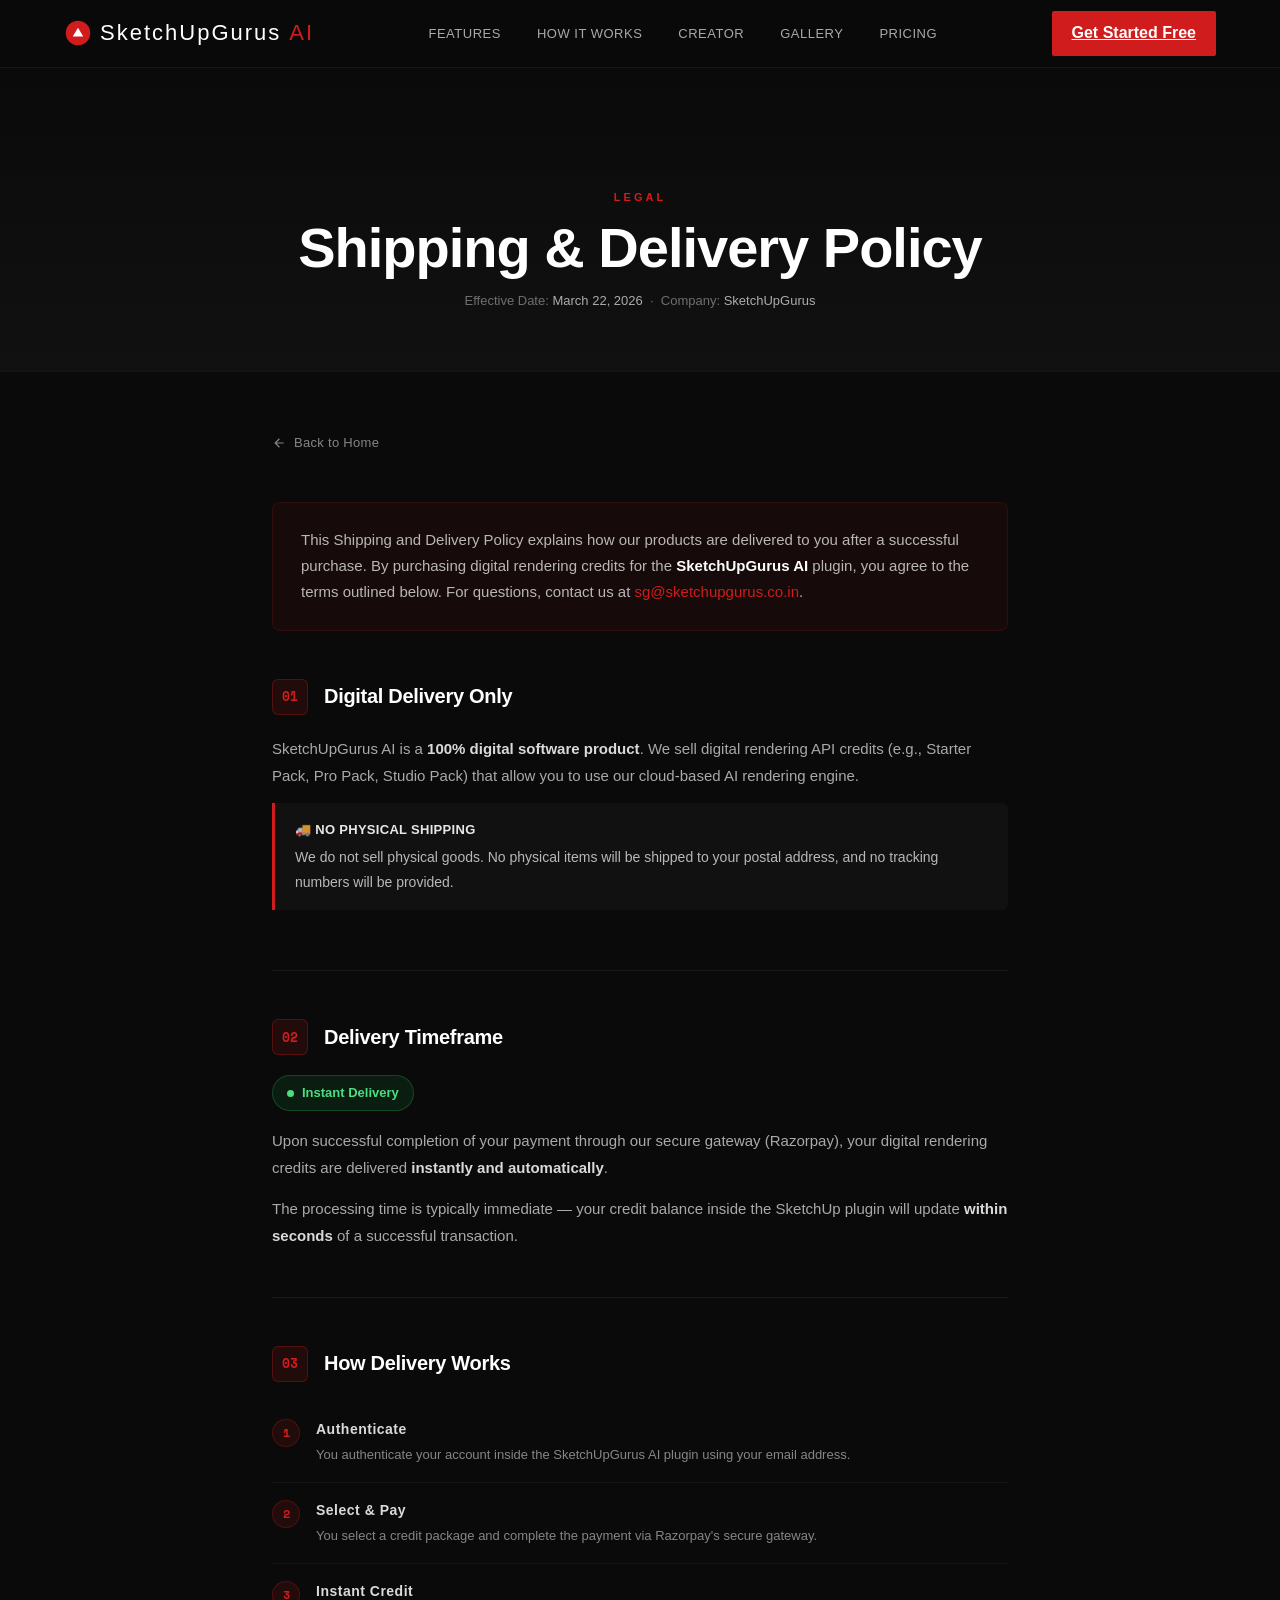
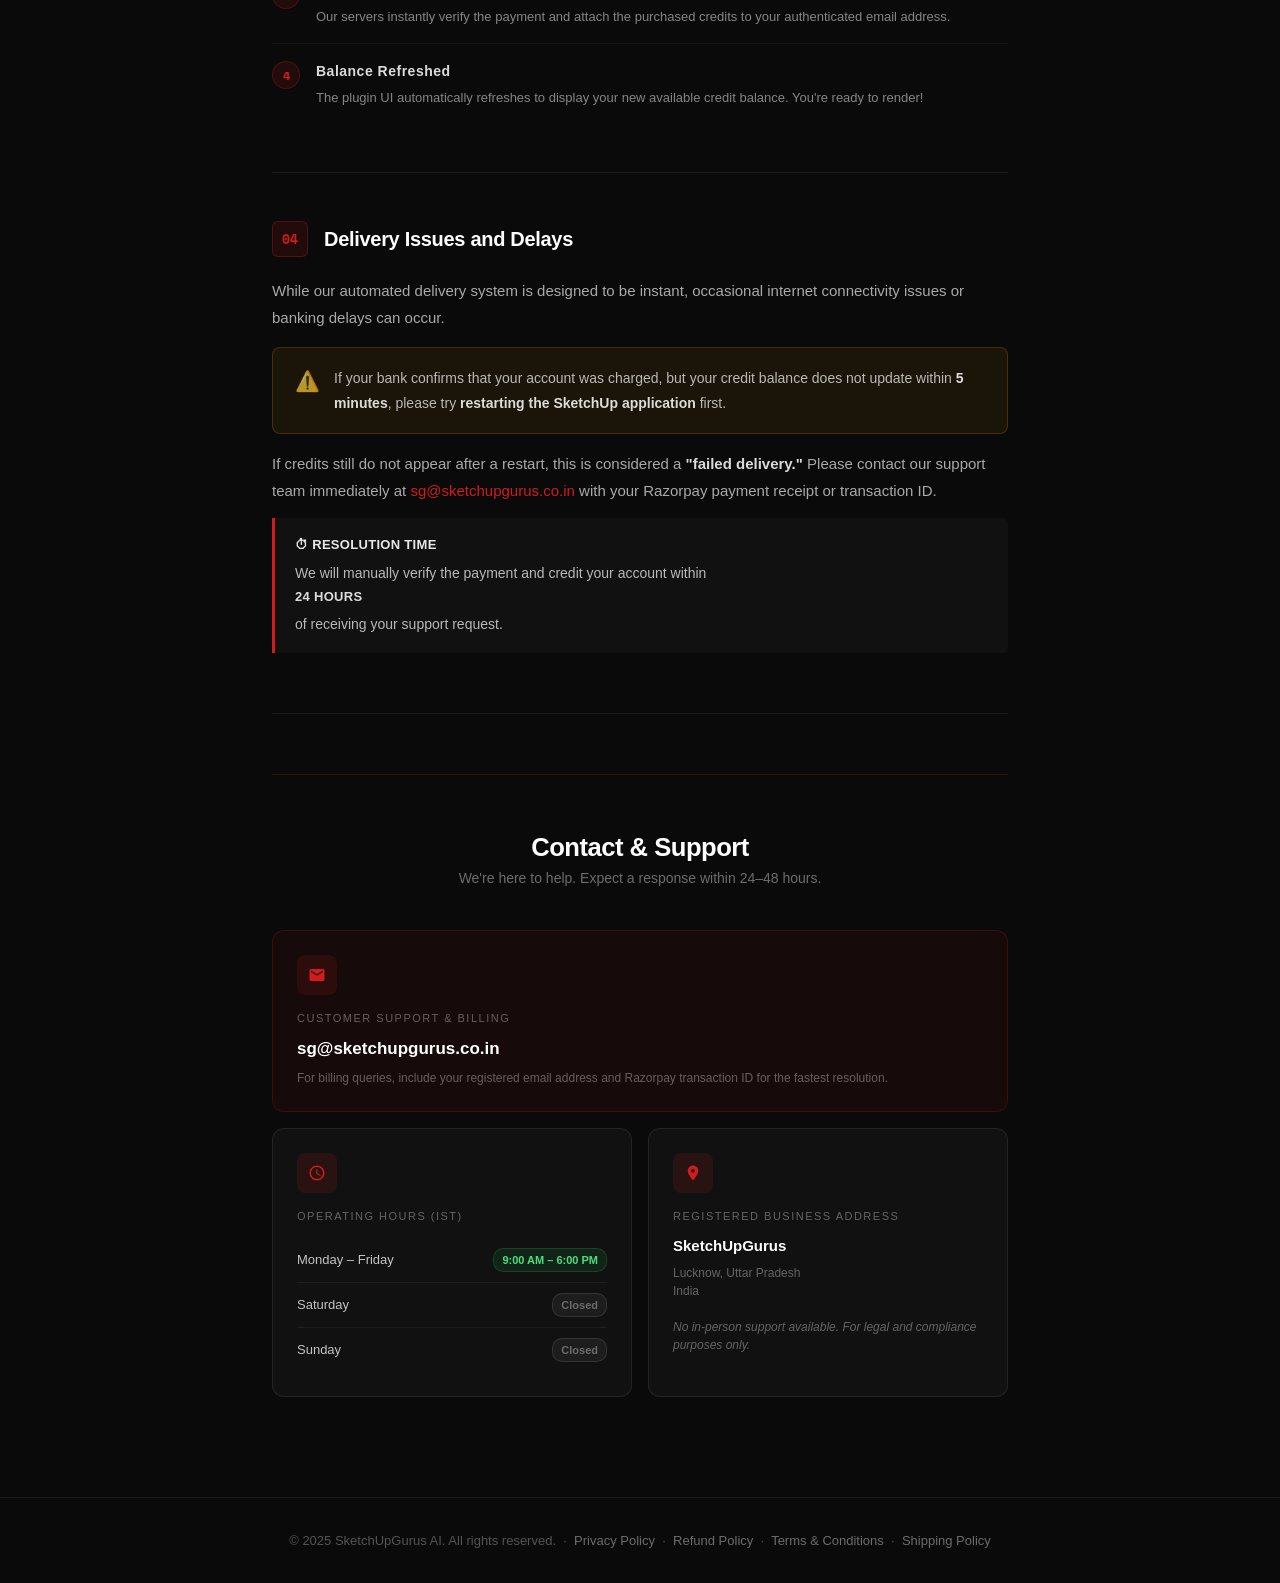
<file: shipping-policy.html>
<!DOCTYPE html>
<html lang="en">
<head>
  <meta charset="UTF-8">
  <meta name="viewport" content="width=device-width, initial-scale=1.0">
  <title>Shipping &amp; Delivery Policy — SketchUpGurus AI</title>
  <meta name="description" content="Shipping and Delivery Policy for SketchUpGurus AI Plugin. All products are digital — credits are delivered instantly after purchase.">
  <link rel="preconnect" href="https://fonts.googleapis.com">
  <link rel="preconnect" href="https://fonts.gstatic.com" crossorigin>
  <link href="https://fonts.googleapis.com/css2?family=Inter:wght@300;400;500;600;700;800&family=Space+Mono:wght@400;700&display=swap" rel="stylesheet">
  <link rel="stylesheet" href="css/landing.css">
  <style>
    .policy-hero {
      background: linear-gradient(180deg, #0a0a0a 0%, #111 100%);
      border-bottom: 1px solid rgba(208,28,28,0.15);
      padding: 120px 0 60px;
      text-align: center;
    }
    .policy-hero .eyebrow {
      font-size: 11px;
      font-weight: 600;
      letter-spacing: 3px;
      text-transform: uppercase;
      color: var(--red);
      margin-bottom: 16px;
      display: block;
    }
    .policy-hero h1 {
      font-size: clamp(2rem, 5vw, 3.5rem);
      font-weight: 800;
      color: var(--white);
      margin: 0 0 16px;
      letter-spacing: -1px;
    }
    .policy-hero .effective {
      font-size: 13px;
      color: rgba(255,255,255,0.4);
    }
    .policy-hero .effective span {
      color: rgba(255,255,255,0.65);
      font-weight: 500;
    }
    .policy-body {
      max-width: 800px;
      margin: 0 auto;
      padding: 60px 32px 100px;
    }
    .policy-intro {
      background: rgba(208,28,28,0.06);
      border: 1px solid rgba(208,28,28,0.15);
      border-radius: 8px;
      padding: 24px 28px;
      margin-bottom: 48px;
      color: rgba(255,255,255,0.7);
      font-size: 15px;
      line-height: 1.75;
    }
    .policy-intro strong { color: var(--white); }
    .policy-intro a { color: var(--red); text-decoration: none; }
    .policy-intro a:hover { text-decoration: underline; }
    .policy-section {
      margin-bottom: 48px;
      padding-bottom: 48px;
      border-bottom: 1px solid rgba(255,255,255,0.06);
    }
    .policy-section:last-child {
      border-bottom: none;
      margin-bottom: 0;
      padding-bottom: 0;
    }
    .policy-section-header {
      display: flex;
      align-items: center;
      gap: 16px;
      margin-bottom: 20px;
    }
    .policy-section-num {
      width: 36px;
      height: 36px;
      background: rgba(208,28,28,0.12);
      border: 1px solid rgba(208,28,28,0.3);
      border-radius: 6px;
      display: flex;
      align-items: center;
      justify-content: center;
      font-size: 13px;
      font-weight: 700;
      font-family: 'Space Mono', monospace;
      color: var(--red);
      flex-shrink: 0;
    }
    .policy-section h2 {
      font-size: 1.25rem;
      font-weight: 700;
      color: var(--white);
      margin: 0;
      letter-spacing: -0.3px;
    }
    .policy-section p {
      color: rgba(255,255,255,0.65);
      font-size: 15px;
      line-height: 1.8;
      margin: 0 0 14px;
    }
    .policy-section p:last-child { margin-bottom: 0; }
    .policy-section a { color: var(--red); text-decoration: none; }
    .policy-section a:hover { text-decoration: underline; }
    .policy-highlight {
      background: rgba(255,255,255,0.03);
      border-left: 3px solid var(--red);
      border-radius: 0 6px 6px 0;
      padding: 16px 20px;
      margin: 12px 0;
      color: rgba(255,255,255,0.7);
      font-size: 14px;
      line-height: 1.75;
    }
    .policy-highlight strong {
      color: rgba(255,255,255,0.9);
      display: block;
      margin-bottom: 4px;
      font-size: 13px;
      letter-spacing: 0.3px;
      text-transform: uppercase;
    }
    .policy-warning {
      background: rgba(245,158,11,0.07);
      border: 1px solid rgba(245,158,11,0.2);
      border-radius: 8px;
      padding: 18px 22px;
      margin: 16px 0;
      color: rgba(255,255,255,0.7);
      font-size: 14px;
      line-height: 1.75;
      display: flex;
      gap: 14px;
      align-items: flex-start;
    }
    .policy-warning-icon { font-size: 20px; flex-shrink: 0; line-height: 1.5; }

    /* Delivery Steps */
    .delivery-steps {
      list-style: none;
      padding: 0;
      margin: 16px 0 0;
    }
    .delivery-steps li {
      display: flex;
      align-items: flex-start;
      gap: 16px;
      padding: 16px 0;
      border-bottom: 1px solid rgba(255,255,255,0.05);
    }
    .delivery-steps li:last-child { border-bottom: none; }
    .step-num {
      width: 28px;
      height: 28px;
      background: rgba(208,28,28,0.12);
      border: 1px solid rgba(208,28,28,0.25);
      border-radius: 50%;
      display: flex;
      align-items: center;
      justify-content: center;
      font-size: 12px;
      font-weight: 700;
      font-family: 'Space Mono', monospace;
      color: var(--red);
      flex-shrink: 0;
      margin-top: 1px;
    }
    .step-content .step-title {
      font-size: 14px;
      font-weight: 600;
      color: rgba(255,255,255,0.85);
      margin-bottom: 4px;
    }
    .step-content .step-desc {
      font-size: 13px;
      color: rgba(255,255,255,0.5);
      line-height: 1.6;
    }

    /* Instant badge */
    .instant-badge {
      display: inline-flex;
      align-items: center;
      gap: 8px;
      background: rgba(34,197,94,0.1);
      border: 1px solid rgba(34,197,94,0.25);
      border-radius: 20px;
      padding: 6px 14px;
      font-size: 13px;
      font-weight: 600;
      color: #4ade80;
      margin-bottom: 16px;
    }
    .instant-badge::before {
      content: '';
      width: 7px;
      height: 7px;
      background: #4ade80;
      border-radius: 50%;
      animation: pulse-green 1.5s infinite;
    }
    @keyframes pulse-green {
      0%, 100% { opacity: 1; }
      50% { opacity: 0.3; }
    }

    /* Contact section */
    .contact-section {
      margin-top: 60px;
      padding-top: 60px;
      border-top: 1px solid rgba(208,28,28,0.2);
    }
    .contact-section-title {
      font-size: 1.6rem;
      font-weight: 800;
      color: var(--white);
      text-align: center;
      margin-bottom: 8px;
      letter-spacing: -0.5px;
    }
    .contact-section-sub {
      font-size: 14px;
      color: rgba(255,255,255,0.4);
      text-align: center;
      margin-bottom: 40px;
    }
    .contact-grid {
      display: grid;
      grid-template-columns: 1fr 1fr;
      gap: 16px;
    }
    @media (max-width: 600px) { .contact-grid { grid-template-columns: 1fr; } }
    .contact-card {
      background: rgba(255,255,255,0.03);
      border: 1px solid rgba(255,255,255,0.08);
      border-radius: 12px;
      padding: 24px;
    }
    .contact-card.primary {
      background: rgba(208,28,28,0.06);
      border-color: rgba(208,28,28,0.2);
      grid-column: 1 / -1;
    }
    .contact-card-icon {
      width: 40px;
      height: 40px;
      background: rgba(208,28,28,0.12);
      border-radius: 8px;
      display: flex;
      align-items: center;
      justify-content: center;
      margin-bottom: 14px;
    }
    .contact-card-icon svg { width: 18px; height: 18px; fill: var(--red); }
    .contact-card-label {
      font-size: 11px;
      text-transform: uppercase;
      letter-spacing: 1.5px;
      color: rgba(255,255,255,0.35);
      margin-bottom: 8px;
    }
    .contact-card-value {
      font-size: 17px;
      font-weight: 700;
      color: var(--white);
      text-decoration: none;
      display: block;
    }
    .contact-card-value:hover { color: var(--red); }
    .contact-card-sub {
      font-size: 12px;
      color: rgba(255,255,255,0.35);
      margin-top: 6px;
      line-height: 1.5;
    }

    .hours-table {
      width: 100%;
      border-collapse: collapse;
      margin-top: 12px;
    }
    .hours-table tr { border-bottom: 1px solid rgba(255,255,255,0.05); }
    .hours-table tr:last-child { border-bottom: none; }
    .hours-table td {
      padding: 10px 0;
      font-size: 13px;
      color: rgba(255,255,255,0.55);
    }
    .hours-table td:first-child { color: rgba(255,255,255,0.75); font-weight: 500; }
    .hours-table td:last-child { text-align: right; }
    .badge-open {
      display: inline-flex;
      align-items: center;
      gap: 5px;
      background: rgba(34,197,94,0.1);
      border: 1px solid rgba(34,197,94,0.2);
      border-radius: 10px;
      padding: 2px 8px;
      font-size: 11px;
      color: #4ade80;
      font-weight: 600;
    }
    .badge-closed {
      display: inline-flex;
      align-items: center;
      gap: 5px;
      background: rgba(255,255,255,0.05);
      border: 1px solid rgba(255,255,255,0.1);
      border-radius: 10px;
      padding: 2px 8px;
      font-size: 11px;
      color: rgba(255,255,255,0.35);
      font-weight: 600;
    }

    .policy-back {
      display: inline-flex;
      align-items: center;
      gap: 8px;
      font-size: 13px;
      font-weight: 500;
      color: rgba(255,255,255,0.5);
      text-decoration: none;
      letter-spacing: 0.3px;
      margin-bottom: 48px;
      transition: color 0.2s;
    }
    .policy-back:hover { color: var(--white); }
    .policy-back svg { width: 14px; height: 14px; fill: currentColor; }
    nav { position: sticky; top: 0; }
  </style>
</head>
<body>

<!-- NAV -->
<nav>
  <a href="index.html" class="nav-logo">
    <img src="data:image/svg+xml,%3Csvg xmlns='http://www.w3.org/2000/svg' viewBox='0 0 32 32'%3E%3Ccircle cx='16' cy='16' r='14' fill='%23d01c1c'/%3E%3Cpath d='M10 20 L16 10 L22 20 Z' fill='white'/%3E%3C/svg%3E" alt="SketchUpGurus AI Logo" class="nav-logo-img" style="width:28px;height:28px;">
    SketchUpGurus<span>AI</span>
  </a>
  <ul class="nav-links" id="nav-links">
    <li><a href="index.html#features">Features</a></li>
    <li><a href="index.html#how">How it Works</a></li>
    <li><a href="index.html#about">Creator</a></li>
    <li><a href="index.html#gallery">Gallery</a></li>
    <li><a href="index.html#pricing">Pricing</a></li>
  </ul>
  <div class="nav-right">
    <a href="app.html?v=38fc8f2424b3" class="nav-cta">Get Started Free</a>
    <button class="nav-mobile-toggle" aria-label="Toggle menu" onclick="toggleMobileMenu(event)">
      <svg width="24" height="24" viewBox="0 0 24 24" fill="none" stroke="currentColor" stroke-width="2" stroke-linecap="round" stroke-linejoin="round" class="menu-icon-open"><line x1="3" y1="12" x2="21" y2="12"/><line x1="3" y1="6" x2="21" y2="6"/><line x1="3" y1="18" x2="21" y2="18"/></svg>
      <svg width="24" height="24" viewBox="0 0 24 24" fill="none" stroke="currentColor" stroke-width="2" stroke-linecap="round" stroke-linejoin="round" class="menu-icon-close" style="display:none;"><line x1="18" y1="6" x2="6" y2="18"/><line x1="6" y1="6" x2="18" y2="18"/></svg>
    </button>
  </div>
</nav>

<!-- HERO -->
<section class="policy-hero">
  <span class="eyebrow">Legal</span>
  <h1>Shipping &amp; Delivery Policy</h1>
  <p class="effective">Effective Date: <span>March 22, 2026</span> &nbsp;·&nbsp; Company: <span>SketchUpGurus</span></p>
</section>

<!-- BODY -->
<div class="policy-body">

  <a href="index.html" class="policy-back">
    <svg viewBox="0 0 24 24"><path d="M20 11H7.83l5.59-5.59L12 4l-8 8 8 8 1.41-1.41L7.83 13H20v-2z"/></svg>
    Back to Home
  </a>

  <!-- INTRO -->
  <div class="policy-intro">
    This Shipping and Delivery Policy explains how our products are delivered to you after a successful purchase. By purchasing digital rendering credits for the <strong>SketchUpGurus AI</strong> plugin, you agree to the terms outlined below. For questions, contact us at <a href="mailto:sg@sketchupgurus.co.in">sg@sketchupgurus.co.in</a>.
  </div>

  <!-- SECTION 1 -->
  <div class="policy-section">
    <div class="policy-section-header">
      <div class="policy-section-num">01</div>
      <h2>Digital Delivery Only</h2>
    </div>
    <p>SketchUpGurus AI is a <strong style="color:rgba(255,255,255,0.85);">100% digital software product</strong>. We sell digital rendering API credits (e.g., Starter Pack, Pro Pack, Studio Pack) that allow you to use our cloud-based AI rendering engine.</p>
    <div class="policy-highlight">
      <strong>🚚 No Physical Shipping</strong>
      We do not sell physical goods. No physical items will be shipped to your postal address, and no tracking numbers will be provided.
    </div>
  </div>

  <!-- SECTION 2 -->
  <div class="policy-section">
    <div class="policy-section-header">
      <div class="policy-section-num">02</div>
      <h2>Delivery Timeframe</h2>
    </div>
    <div class="instant-badge">Instant Delivery</div>
    <p>Upon successful completion of your payment through our secure gateway (Razorpay), your digital rendering credits are delivered <strong style="color:rgba(255,255,255,0.85);">instantly and automatically</strong>.</p>
    <p>The processing time is typically immediate — your credit balance inside the SketchUp plugin will update <strong style="color:rgba(255,255,255,0.85);">within seconds</strong> of a successful transaction.</p>
  </div>

  <!-- SECTION 3 -->
  <div class="policy-section">
    <div class="policy-section-header">
      <div class="policy-section-num">03</div>
      <h2>How Delivery Works</h2>
    </div>
    <ul class="delivery-steps">
      <li>
        <div class="step-num">1</div>
        <div class="step-content">
          <div class="step-title">Authenticate</div>
          <div class="step-desc">You authenticate your account inside the SketchUpGurus AI plugin using your email address.</div>
        </div>
      </li>
      <li>
        <div class="step-num">2</div>
        <div class="step-content">
          <div class="step-title">Select & Pay</div>
          <div class="step-desc">You select a credit package and complete the payment via Razorpay's secure gateway.</div>
        </div>
      </li>
      <li>
        <div class="step-num">3</div>
        <div class="step-content">
          <div class="step-title">Instant Credit</div>
          <div class="step-desc">Our servers instantly verify the payment and attach the purchased credits to your authenticated email address.</div>
        </div>
      </li>
      <li>
        <div class="step-num">4</div>
        <div class="step-content">
          <div class="step-title">Balance Refreshed</div>
          <div class="step-desc">The plugin UI automatically refreshes to display your new available credit balance. You're ready to render!</div>
        </div>
      </li>
    </ul>
  </div>

  <!-- SECTION 4 -->
  <div class="policy-section">
    <div class="policy-section-header">
      <div class="policy-section-num">04</div>
      <h2>Delivery Issues and Delays</h2>
    </div>
    <p>While our automated delivery system is designed to be instant, occasional internet connectivity issues or banking delays can occur.</p>
    <div class="policy-warning">
      <div class="policy-warning-icon">⚠️</div>
      <div>If your bank confirms that your account was charged, but your credit balance does not update within <strong style="color:rgba(255,255,255,0.85);">5 minutes</strong>, please try <strong style="color:rgba(255,255,255,0.85);">restarting the SketchUp application</strong> first.</div>
    </div>
    <p>If credits still do not appear after a restart, this is considered a <strong style="color:rgba(255,255,255,0.85);">"failed delivery."</strong> Please contact our support team immediately at <a href="mailto:sg@sketchupgurus.co.in">sg@sketchupgurus.co.in</a> with your Razorpay payment receipt or transaction ID.</p>
    <div class="policy-highlight">
      <strong>⏱ Resolution Time</strong>
      We will manually verify the payment and credit your account within <strong style="color:rgba(255,255,255,0.85);">24 hours</strong> of receiving your support request.
    </div>
  </div>

  <!-- CONTACT SECTION -->
  <div class="contact-section">
    <h2 class="contact-section-title">Contact &amp; Support</h2>
    <p class="contact-section-sub">We're here to help. Expect a response within 24–48 hours.</p>

    <div class="contact-grid">

      <!-- Email — spans full width -->
      <div class="contact-card primary">
        <div class="contact-card-icon">
          <svg viewBox="0 0 24 24"><path d="M20 4H4c-1.1 0-2 .9-2 2v12c0 1.1.9 2 2 2h16c1.1 0 2-.9 2-2V6c0-1.1-.9-2-2-2zm0 4l-8 5-8-5V6l8 5 8-5v2z"/></svg>
        </div>
        <div class="contact-card-label">Customer Support &amp; Billing</div>
        <a href="mailto:sg@sketchupgurus.co.in" class="contact-card-value">sg@sketchupgurus.co.in</a>
        <p class="contact-card-sub">For billing queries, include your registered email address and Razorpay transaction ID for the fastest resolution.</p>
      </div>

      <!-- Hours -->
      <div class="contact-card">
        <div class="contact-card-icon">
          <svg viewBox="0 0 24 24"><path d="M11.99 2C6.47 2 2 6.48 2 12s4.47 10 9.99 10C17.52 22 22 17.52 22 12S17.52 2 11.99 2zM12 20c-4.42 0-8-3.58-8-8s3.58-8 8-8 8 3.58 8 8-3.58 8-8 8zm.5-13H11v6l5.25 3.15.75-1.23-4.5-2.67V7z"/></svg>
        </div>
        <div class="contact-card-label">Operating Hours (IST)</div>
        <table class="hours-table">
          <tr>
            <td>Monday – Friday</td>
            <td><span class="badge-open">9:00 AM – 6:00 PM</span></td>
          </tr>
          <tr>
            <td>Saturday</td>
            <td><span class="badge-closed">Closed</span></td>
          </tr>
          <tr>
            <td>Sunday</td>
            <td><span class="badge-closed">Closed</span></td>
          </tr>
        </table>
      </div>

      <!-- Address -->
      <div class="contact-card">
        <div class="contact-card-icon">
          <svg viewBox="0 0 24 24"><path d="M12 2C8.13 2 5 5.13 5 9c0 5.25 7 13 7 13s7-7.75 7-13c0-3.87-3.13-7-7-7zm0 9.5c-1.38 0-2.5-1.12-2.5-2.5s1.12-2.5 2.5-2.5 2.5 1.12 2.5 2.5-1.12 2.5-2.5 2.5z"/></svg>
        </div>
        <div class="contact-card-label">Registered Business Address</div>
        <span class="contact-card-value" style="font-size:15px; cursor:default;">SketchUpGurus</span>
        <p class="contact-card-sub">Lucknow, Uttar Pradesh<br>India<br><br><em>No in-person support available. For legal and compliance purposes only.</em></p>
      </div>

    </div>
  </div>

</div>

<!-- FOOTER -->
<footer style="border-top:1px solid rgba(255,255,255,0.06); padding:32px; text-align:center;">
  <p style="color:rgba(255,255,255,0.3); font-size:13px; margin:0;">
    © 2025 SketchUpGurus AI. All rights reserved.
    &nbsp;·&nbsp;
    <a href="privacy-policy.html" style="color:rgba(255,255,255,0.4); text-decoration:none;">Privacy Policy</a>
    &nbsp;·&nbsp;
    <a href="refund-policy.html" style="color:rgba(255,255,255,0.4); text-decoration:none;">Refund Policy</a>
    &nbsp;·&nbsp;
    <a href="terms.html" style="color:rgba(255,255,255,0.4); text-decoration:none;">Terms &amp; Conditions</a>
    &nbsp;·&nbsp;
    <a href="shipping-policy.html" style="color:rgba(255,255,255,0.4); text-decoration:none;">Shipping Policy</a>
  </p>
</footer>

<script src="js/static_nav.js?v=1"></script>
</body>
</html>
</file>
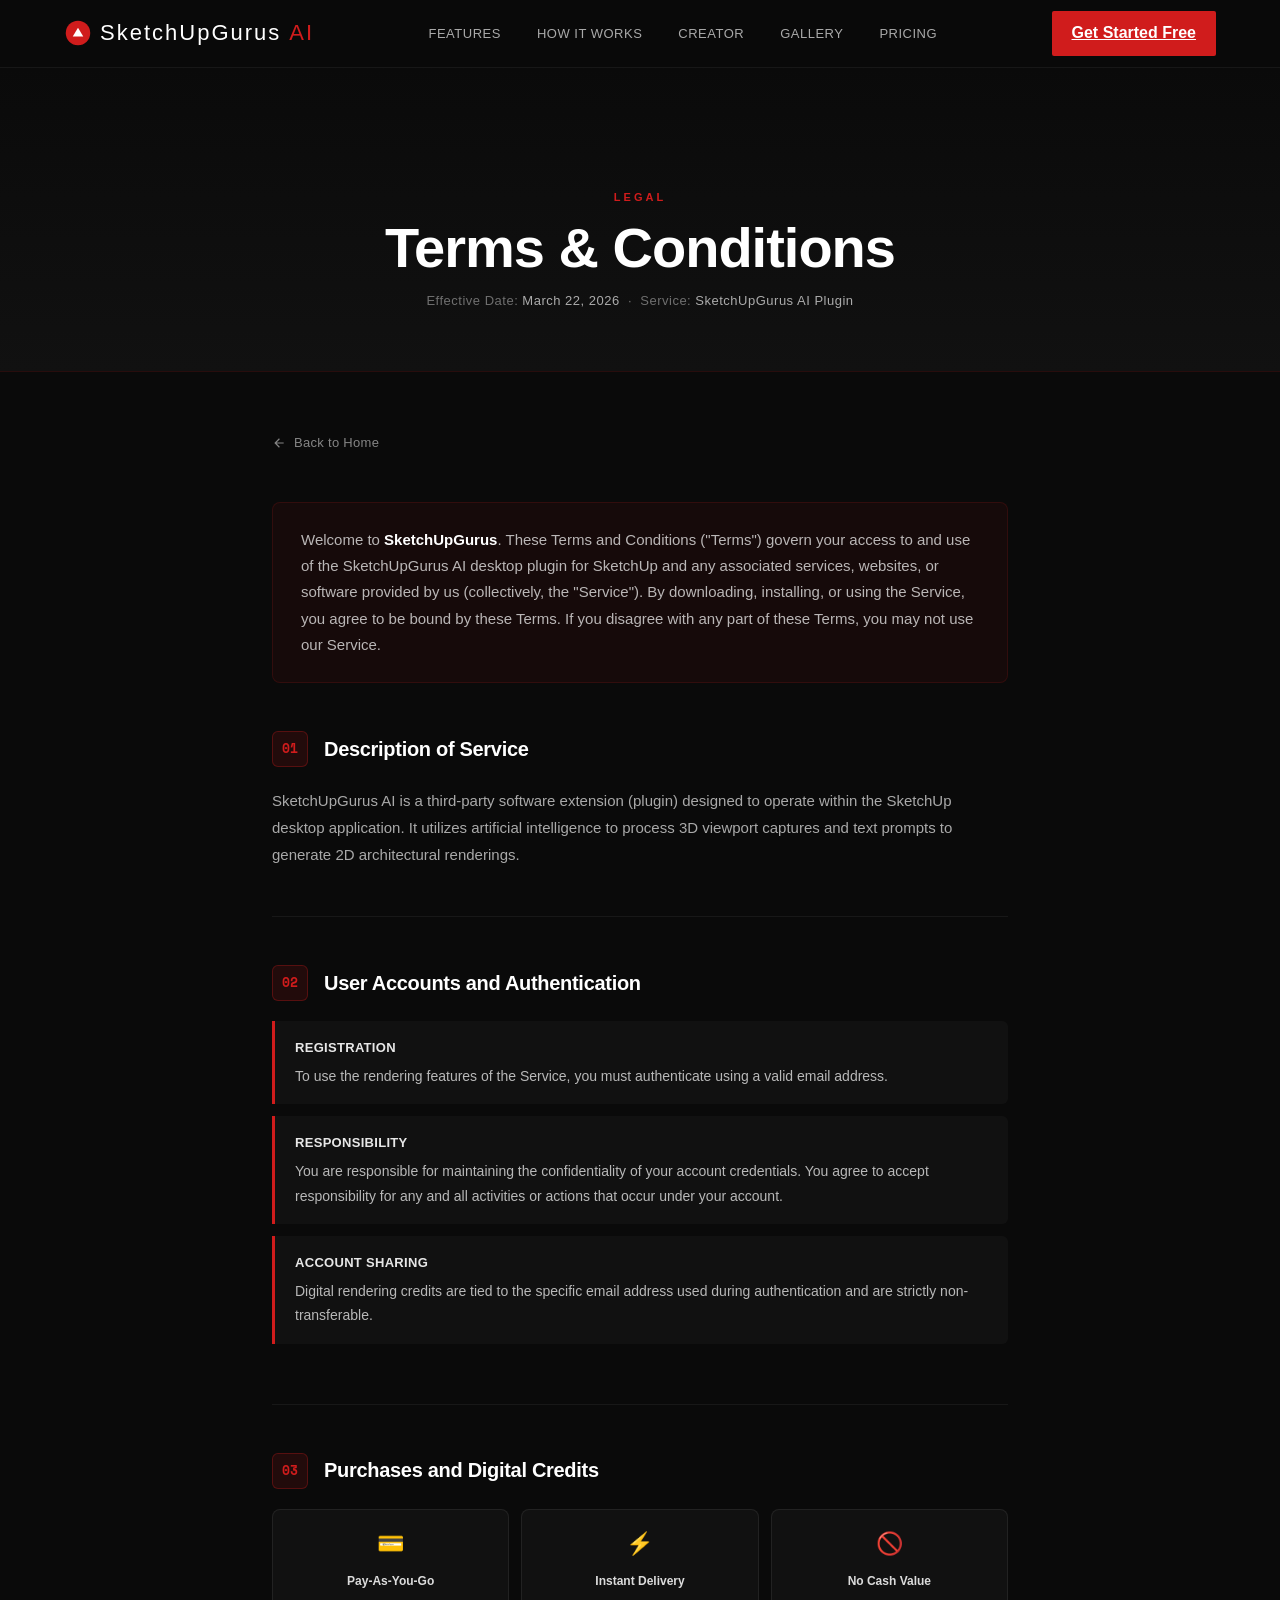
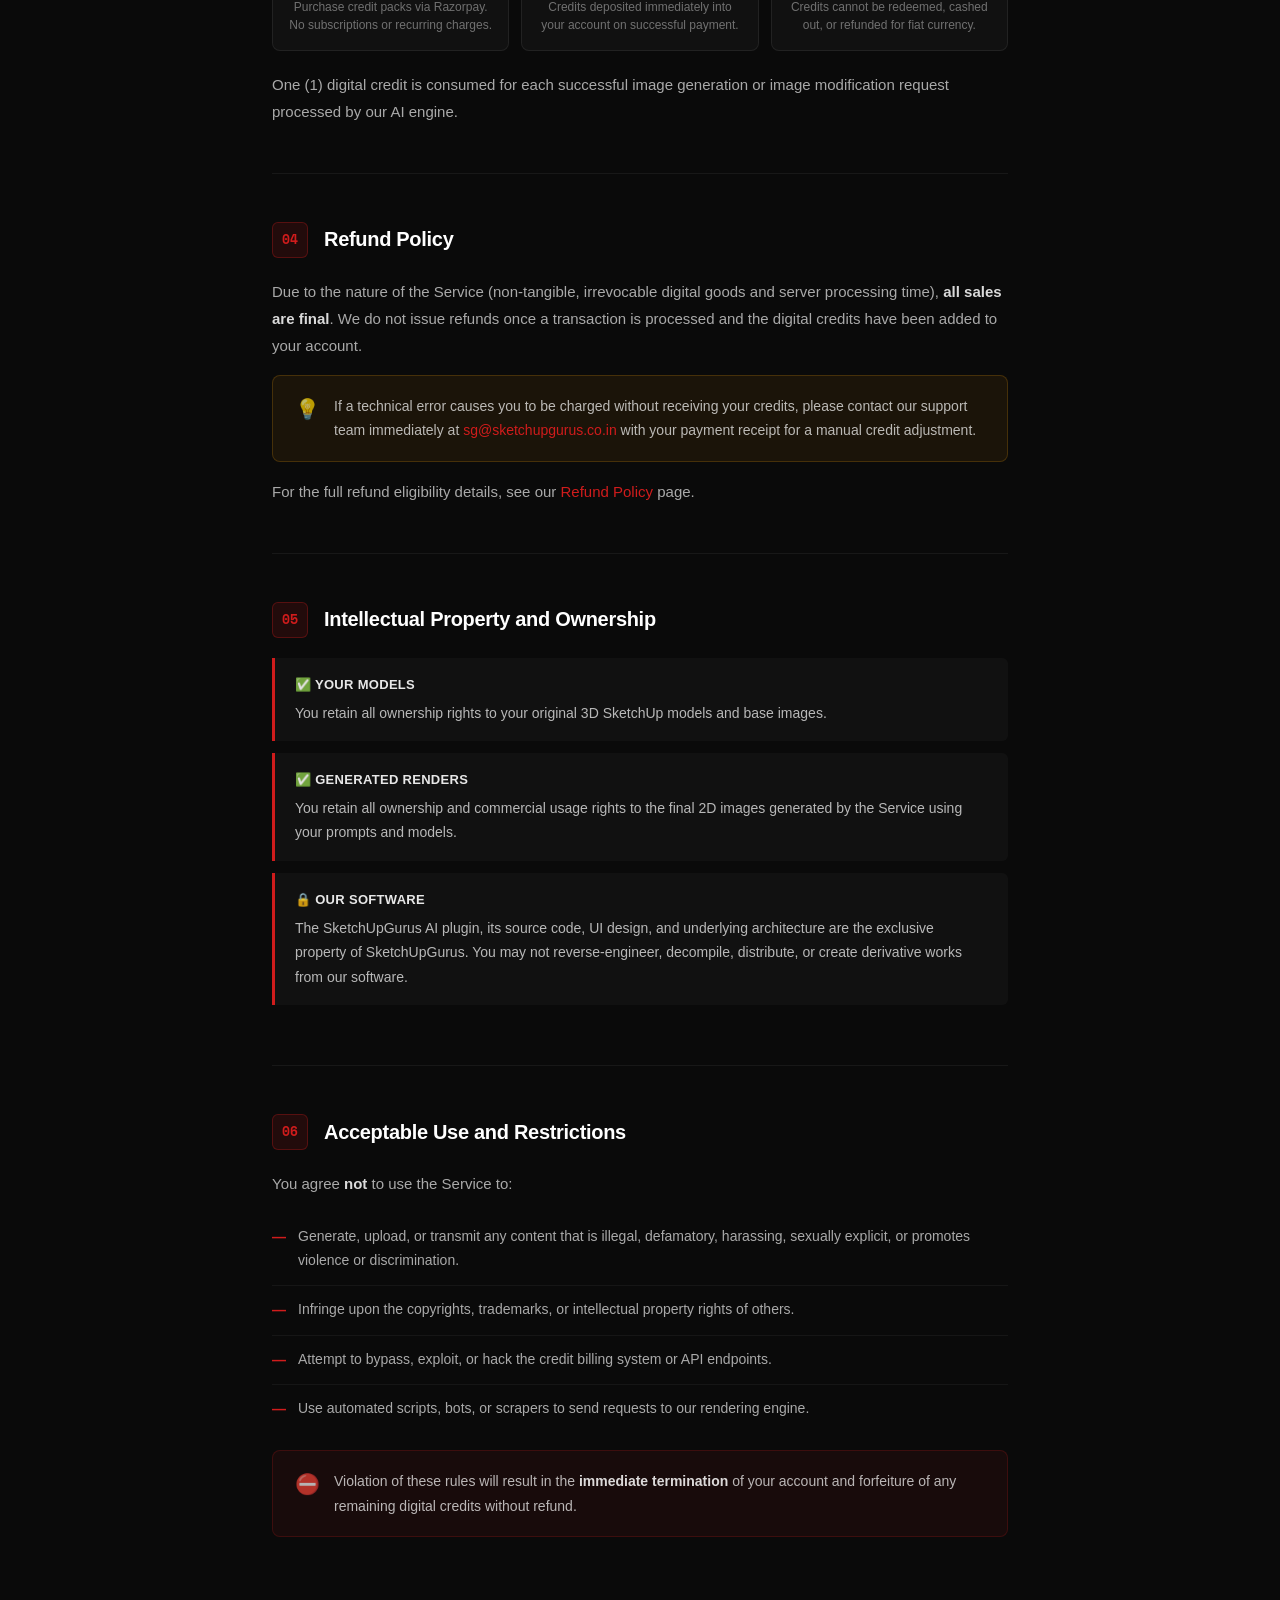
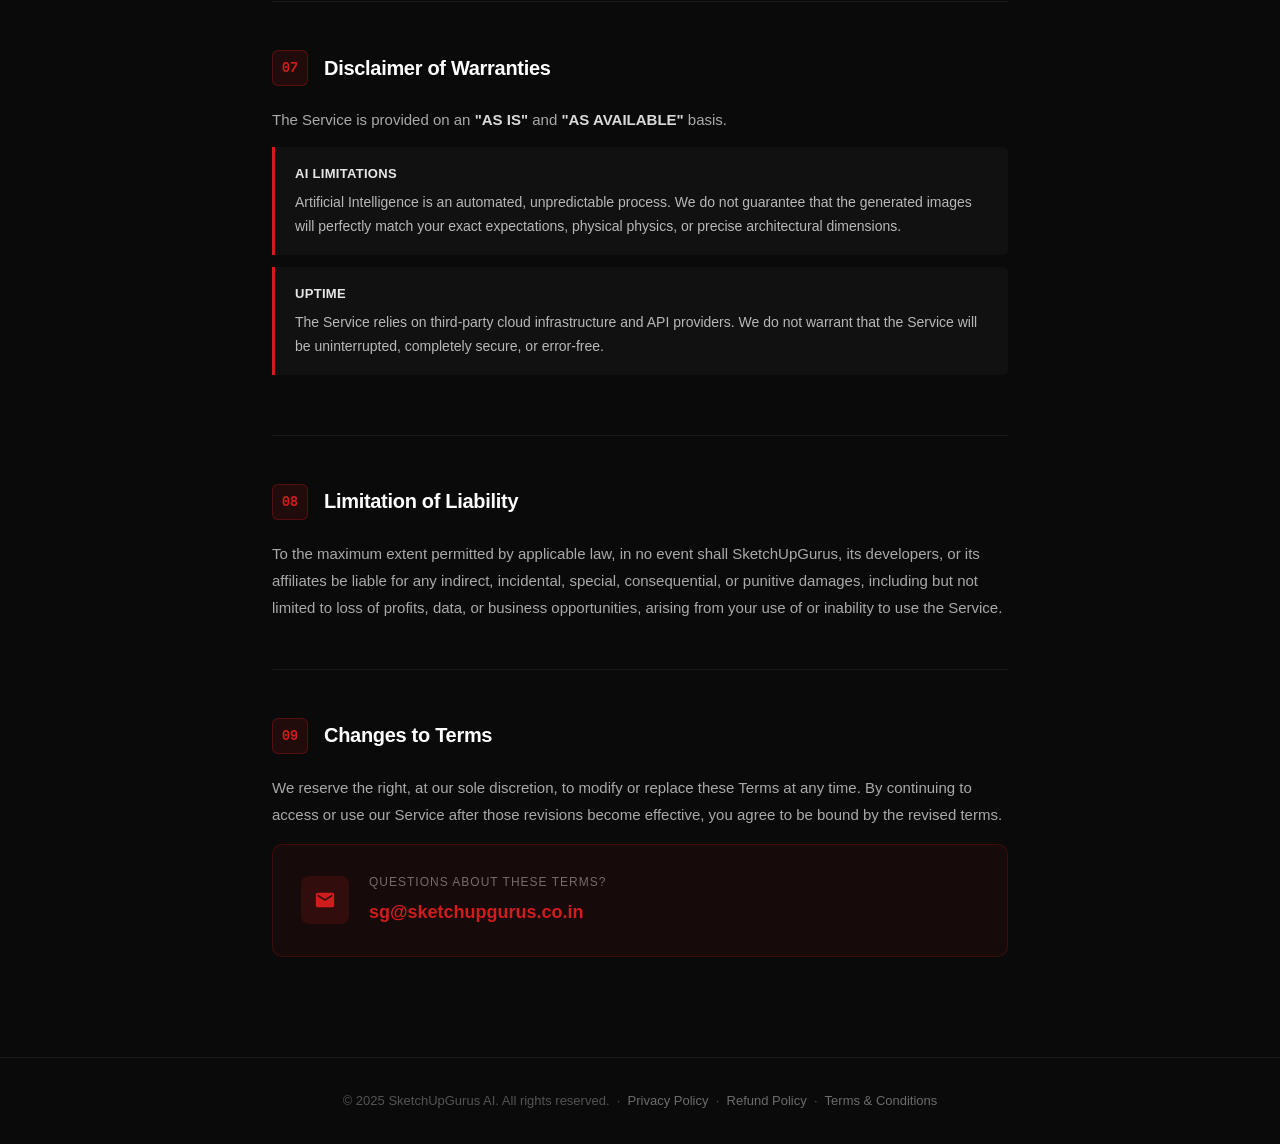
<file: terms.html>
<!DOCTYPE html>
<html lang="en">
<head>
  <meta charset="UTF-8">
  <meta name="viewport" content="width=device-width, initial-scale=1.0">
  <title>Terms &amp; Conditions — SketchUpGurus AI</title>
  <meta name="description" content="Terms and Conditions for SketchUpGurus AI Plugin. Defines what users are buying, how the service works, and the rules of use.">
  <link rel="preconnect" href="https://fonts.googleapis.com">
  <link rel="preconnect" href="https://fonts.gstatic.com" crossorigin>
  <link href="https://fonts.googleapis.com/css2?family=Inter:wght@300;400;500;600;700;800&family=Space+Mono:wght@400;700&display=swap" rel="stylesheet">
  <link rel="stylesheet" href="css/landing.css">
  <style>
    .policy-hero {
      background: linear-gradient(180deg, #0a0a0a 0%, #111 100%);
      border-bottom: 1px solid rgba(208,28,28,0.15);
      padding: 120px 0 60px;
      text-align: center;
    }
    .policy-hero .eyebrow {
      font-size: 11px;
      font-weight: 600;
      letter-spacing: 3px;
      text-transform: uppercase;
      color: var(--red);
      margin-bottom: 16px;
      display: block;
    }
    .policy-hero h1 {
      font-size: clamp(2rem, 5vw, 3.5rem);
      font-weight: 800;
      color: var(--white);
      margin: 0 0 16px;
      letter-spacing: -1px;
    }
    .policy-hero .effective {
      font-size: 13px;
      color: rgba(255,255,255,0.4);
      letter-spacing: 0.5px;
    }
    .policy-hero .effective span {
      color: rgba(255,255,255,0.65);
      font-weight: 500;
    }
    .policy-body {
      max-width: 800px;
      margin: 0 auto;
      padding: 60px 32px 100px;
    }
    .policy-intro {
      background: rgba(208,28,28,0.06);
      border: 1px solid rgba(208,28,28,0.15);
      border-radius: 8px;
      padding: 24px 28px;
      margin-bottom: 48px;
      color: rgba(255,255,255,0.7);
      font-size: 15px;
      line-height: 1.75;
    }
    .policy-intro strong { color: var(--white); }
    .policy-intro a { color: var(--red); text-decoration: none; }
    .policy-intro a:hover { text-decoration: underline; }
    .policy-section {
      margin-bottom: 48px;
      padding-bottom: 48px;
      border-bottom: 1px solid rgba(255,255,255,0.06);
    }
    .policy-section:last-child {
      border-bottom: none;
      margin-bottom: 0;
      padding-bottom: 0;
    }
    .policy-section-header {
      display: flex;
      align-items: center;
      gap: 16px;
      margin-bottom: 20px;
    }
    .policy-section-num {
      width: 36px;
      height: 36px;
      background: rgba(208,28,28,0.12);
      border: 1px solid rgba(208,28,28,0.3);
      border-radius: 6px;
      display: flex;
      align-items: center;
      justify-content: center;
      font-size: 13px;
      font-weight: 700;
      font-family: 'Space Mono', monospace;
      color: var(--red);
      flex-shrink: 0;
    }
    .policy-section h2 {
      font-size: 1.25rem;
      font-weight: 700;
      color: var(--white);
      margin: 0;
      letter-spacing: -0.3px;
    }
    .policy-section p {
      color: rgba(255,255,255,0.65);
      font-size: 15px;
      line-height: 1.8;
      margin: 0 0 14px;
    }
    .policy-section p:last-child { margin-bottom: 0; }
    .policy-section a { color: var(--red); text-decoration: none; }
    .policy-section a:hover { text-decoration: underline; }
    .policy-highlight {
      background: rgba(255,255,255,0.03);
      border-left: 3px solid var(--red);
      border-radius: 0 6px 6px 0;
      padding: 16px 20px;
      margin: 12px 0;
      color: rgba(255,255,255,0.7);
      font-size: 14px;
      line-height: 1.75;
    }
    .policy-highlight strong {
      color: rgba(255,255,255,0.9);
      display: block;
      margin-bottom: 4px;
      font-size: 13px;
      letter-spacing: 0.3px;
      text-transform: uppercase;
    }
    .policy-warning {
      background: rgba(245,158,11,0.07);
      border: 1px solid rgba(245,158,11,0.2);
      border-radius: 8px;
      padding: 18px 22px;
      margin: 16px 0;
      color: rgba(255,255,255,0.7);
      font-size: 14px;
      line-height: 1.75;
      display: flex;
      gap: 14px;
      align-items: flex-start;
    }
    .policy-warning-icon { font-size: 20px; flex-shrink: 0; line-height: 1.5; }
    .policy-danger {
      background: rgba(208,28,28,0.07);
      border: 1px solid rgba(208,28,28,0.2);
      border-radius: 8px;
      padding: 18px 22px;
      margin: 16px 0;
      color: rgba(255,255,255,0.7);
      font-size: 14px;
      line-height: 1.75;
      display: flex;
      gap: 14px;
      align-items: flex-start;
    }
    .policy-danger-icon { font-size: 20px; flex-shrink: 0; line-height: 1.5; }
    .policy-list {
      list-style: none;
      padding: 0;
      margin: 16px 0 0;
    }
    .policy-list li {
      display: flex;
      align-items: flex-start;
      gap: 12px;
      padding: 12px 0;
      border-bottom: 1px solid rgba(255,255,255,0.05);
      color: rgba(255,255,255,0.65);
      font-size: 14px;
      line-height: 1.7;
    }
    .policy-list li:last-child { border-bottom: none; }
    .policy-list li::before {
      content: '—';
      color: var(--red);
      font-weight: 700;
      flex-shrink: 0;
      margin-top: 1px;
    }
    .policy-grid-3 {
      display: grid;
      grid-template-columns: repeat(3, 1fr);
      gap: 12px;
      margin-top: 16px;
    }
    @media (max-width: 600px) { .policy-grid-3 { grid-template-columns: 1fr; } }
    .policy-grid-item {
      background: rgba(255,255,255,0.03);
      border: 1px solid rgba(255,255,255,0.07);
      border-radius: 8px;
      padding: 16px;
      text-align: center;
    }
    .policy-grid-item .gi-icon { font-size: 22px; margin-bottom: 10px; }
    .policy-grid-item .gi-label {
      font-size: 12px;
      font-weight: 600;
      color: rgba(255,255,255,0.85);
      margin-bottom: 6px;
    }
    .policy-grid-item .gi-desc {
      font-size: 12px;
      color: rgba(255,255,255,0.4);
      line-height: 1.5;
    }
    .policy-contact-card {
      background: rgba(208,28,28,0.06);
      border: 1px solid rgba(208,28,28,0.2);
      border-radius: 10px;
      padding: 28px;
      display: flex;
      align-items: center;
      gap: 20px;
      margin-top: 16px;
    }
    .policy-contact-icon {
      width: 48px;
      height: 48px;
      background: rgba(208,28,28,0.15);
      border-radius: 8px;
      display: flex;
      align-items: center;
      justify-content: center;
      flex-shrink: 0;
    }
    .policy-contact-icon svg { width: 22px; height: 22px; fill: var(--red); }
    .policy-contact-label {
      font-size: 12px;
      color: rgba(255,255,255,0.4);
      text-transform: uppercase;
      letter-spacing: 1px;
      margin-bottom: 6px;
    }
    .policy-contact-email {
      font-size: 18px;
      font-weight: 700;
      color: var(--white);
      text-decoration: none;
    }
    .policy-contact-email:hover { color: var(--red); }
    .policy-back {
      display: inline-flex;
      align-items: center;
      gap: 8px;
      font-size: 13px;
      font-weight: 500;
      color: rgba(255,255,255,0.5);
      text-decoration: none;
      letter-spacing: 0.3px;
      margin-bottom: 48px;
      transition: color 0.2s;
    }
    .policy-back:hover { color: var(--white); }
    .policy-back svg { width: 14px; height: 14px; fill: currentColor; }
    nav { position: sticky; top: 0; }
  </style>
</head>
<body>

<!-- NAV -->
<nav>
  <a href="index.html" class="nav-logo">
    <img src="data:image/svg+xml,%3Csvg xmlns='http://www.w3.org/2000/svg' viewBox='0 0 32 32'%3E%3Ccircle cx='16' cy='16' r='14' fill='%23d01c1c'/%3E%3Cpath d='M10 20 L16 10 L22 20 Z' fill='white'/%3E%3C/svg%3E" alt="SketchUpGurus AI Logo" class="nav-logo-img" style="width:28px;height:28px;">
    SketchUpGurus<span>AI</span>
  </a>
  <ul class="nav-links" id="nav-links">
    <li><a href="index.html#features">Features</a></li>
    <li><a href="index.html#how">How it Works</a></li>
    <li><a href="index.html#about">Creator</a></li>
    <li><a href="index.html#gallery">Gallery</a></li>
    <li><a href="index.html#pricing">Pricing</a></li>
  </ul>
  <div class="nav-right">
    <a href="app.html?v=38fc8f2424b3" class="nav-cta">Get Started Free</a>
    <button class="nav-mobile-toggle" aria-label="Toggle menu" onclick="toggleMobileMenu(event)">
      <svg width="24" height="24" viewBox="0 0 24 24" fill="none" stroke="currentColor" stroke-width="2" stroke-linecap="round" stroke-linejoin="round" class="menu-icon-open"><line x1="3" y1="12" x2="21" y2="12"/><line x1="3" y1="6" x2="21" y2="6"/><line x1="3" y1="18" x2="21" y2="18"/></svg>
      <svg width="24" height="24" viewBox="0 0 24 24" fill="none" stroke="currentColor" stroke-width="2" stroke-linecap="round" stroke-linejoin="round" class="menu-icon-close" style="display:none;"><line x1="18" y1="6" x2="6" y2="18"/><line x1="6" y1="6" x2="18" y2="18"/></svg>
    </button>
  </div>
</nav>

<!-- HERO -->
<section class="policy-hero">
  <span class="eyebrow">Legal</span>
  <h1>Terms &amp; Conditions</h1>
  <p class="effective">Effective Date: <span>March 22, 2026</span> &nbsp;·&nbsp; Service: <span>SketchUpGurus AI Plugin</span></p>
</section>

<!-- BODY -->
<div class="policy-body">

  <a href="index.html" class="policy-back">
    <svg viewBox="0 0 24 24"><path d="M20 11H7.83l5.59-5.59L12 4l-8 8 8 8 1.41-1.41L7.83 13H20v-2z"/></svg>
    Back to Home
  </a>

  <!-- INTRO -->
  <div class="policy-intro">
    Welcome to <strong>SketchUpGurus</strong>. These Terms and Conditions ("Terms") govern your access to and use of the SketchUpGurus AI desktop plugin for SketchUp and any associated services, websites, or software provided by us (collectively, the "Service"). By downloading, installing, or using the Service, you agree to be bound by these Terms. If you disagree with any part of these Terms, you may not use our Service.
  </div>

  <!-- SECTION 1 -->
  <div class="policy-section">
    <div class="policy-section-header">
      <div class="policy-section-num">01</div>
      <h2>Description of Service</h2>
    </div>
    <p>SketchUpGurus AI is a third-party software extension (plugin) designed to operate within the SketchUp desktop application. It utilizes artificial intelligence to process 3D viewport captures and text prompts to generate 2D architectural renderings.</p>
  </div>

  <!-- SECTION 2 -->
  <div class="policy-section">
    <div class="policy-section-header">
      <div class="policy-section-num">02</div>
      <h2>User Accounts and Authentication</h2>
    </div>
    <div class="policy-highlight">
      <strong>Registration</strong>
      To use the rendering features of the Service, you must authenticate using a valid email address.
    </div>
    <div class="policy-highlight">
      <strong>Responsibility</strong>
      You are responsible for maintaining the confidentiality of your account credentials. You agree to accept responsibility for any and all activities or actions that occur under your account.
    </div>
    <div class="policy-highlight">
      <strong>Account Sharing</strong>
      Digital rendering credits are tied to the specific email address used during authentication and are strictly non-transferable.
    </div>
  </div>

  <!-- SECTION 3 -->
  <div class="policy-section">
    <div class="policy-section-header">
      <div class="policy-section-num">03</div>
      <h2>Purchases and Digital Credits</h2>
    </div>
    <div class="policy-grid-3">
      <div class="policy-grid-item">
        <div class="gi-icon">💳</div>
        <div class="gi-label">Pay-As-You-Go</div>
        <div class="gi-desc">Purchase credit packs via Razorpay. No subscriptions or recurring charges.</div>
      </div>
      <div class="policy-grid-item">
        <div class="gi-icon">⚡</div>
        <div class="gi-label">Instant Delivery</div>
        <div class="gi-desc">Credits deposited immediately into your account on successful payment.</div>
      </div>
      <div class="policy-grid-item">
        <div class="gi-icon">🚫</div>
        <div class="gi-label">No Cash Value</div>
        <div class="gi-desc">Credits cannot be redeemed, cashed out, or refunded for fiat currency.</div>
      </div>
    </div>
    <p style="margin-top:20px;">One (1) digital credit is consumed for each successful image generation or image modification request processed by our AI engine.</p>
  </div>

  <!-- SECTION 4 -->
  <div class="policy-section">
    <div class="policy-section-header">
      <div class="policy-section-num">04</div>
      <h2>Refund Policy</h2>
    </div>
    <p>Due to the nature of the Service (non-tangible, irrevocable digital goods and server processing time), <strong style="color:rgba(255,255,255,0.85);">all sales are final</strong>. We do not issue refunds once a transaction is processed and the digital credits have been added to your account.</p>
    <div class="policy-warning">
      <div class="policy-warning-icon">💡</div>
      <div>If a technical error causes you to be charged without receiving your credits, please contact our support team immediately at <a href="mailto:sg@sketchupgurus.co.in" style="color:var(--red);">sg@sketchupgurus.co.in</a> with your payment receipt for a manual credit adjustment.</div>
    </div>
    <p>For the full refund eligibility details, see our <a href="refund-policy.html">Refund Policy</a> page.</p>
  </div>

  <!-- SECTION 5 -->
  <div class="policy-section">
    <div class="policy-section-header">
      <div class="policy-section-num">05</div>
      <h2>Intellectual Property and Ownership</h2>
    </div>
    <div class="policy-highlight">
      <strong>✅ Your Models</strong>
      You retain all ownership rights to your original 3D SketchUp models and base images.
    </div>
    <div class="policy-highlight">
      <strong>✅ Generated Renders</strong>
      You retain all ownership and commercial usage rights to the final 2D images generated by the Service using your prompts and models.
    </div>
    <div class="policy-highlight">
      <strong>🔒 Our Software</strong>
      The SketchUpGurus AI plugin, its source code, UI design, and underlying architecture are the exclusive property of SketchUpGurus. You may not reverse-engineer, decompile, distribute, or create derivative works from our software.
    </div>
  </div>

  <!-- SECTION 6 -->
  <div class="policy-section">
    <div class="policy-section-header">
      <div class="policy-section-num">06</div>
      <h2>Acceptable Use and Restrictions</h2>
    </div>
    <p>You agree <strong style="color:rgba(255,255,255,0.85);">not</strong> to use the Service to:</p>
    <ul class="policy-list">
      <li>Generate, upload, or transmit any content that is illegal, defamatory, harassing, sexually explicit, or promotes violence or discrimination.</li>
      <li>Infringe upon the copyrights, trademarks, or intellectual property rights of others.</li>
      <li>Attempt to bypass, exploit, or hack the credit billing system or API endpoints.</li>
      <li>Use automated scripts, bots, or scrapers to send requests to our rendering engine.</li>
    </ul>
    <div class="policy-danger">
      <div class="policy-danger-icon">⛔</div>
      <div>Violation of these rules will result in the <strong style="color:rgba(255,255,255,0.85);">immediate termination</strong> of your account and forfeiture of any remaining digital credits without refund.</div>
    </div>
  </div>

  <!-- SECTION 7 -->
  <div class="policy-section">
    <div class="policy-section-header">
      <div class="policy-section-num">07</div>
      <h2>Disclaimer of Warranties</h2>
    </div>
    <p>The Service is provided on an <strong style="color:rgba(255,255,255,0.85);">"AS IS"</strong> and <strong style="color:rgba(255,255,255,0.85);">"AS AVAILABLE"</strong> basis.</p>
    <div class="policy-highlight">
      <strong>AI Limitations</strong>
      Artificial Intelligence is an automated, unpredictable process. We do not guarantee that the generated images will perfectly match your exact expectations, physical physics, or precise architectural dimensions.
    </div>
    <div class="policy-highlight">
      <strong>Uptime</strong>
      The Service relies on third-party cloud infrastructure and API providers. We do not warrant that the Service will be uninterrupted, completely secure, or error-free.
    </div>
  </div>

  <!-- SECTION 8 -->
  <div class="policy-section">
    <div class="policy-section-header">
      <div class="policy-section-num">08</div>
      <h2>Limitation of Liability</h2>
    </div>
    <p>To the maximum extent permitted by applicable law, in no event shall SketchUpGurus, its developers, or its affiliates be liable for any indirect, incidental, special, consequential, or punitive damages, including but not limited to loss of profits, data, or business opportunities, arising from your use of or inability to use the Service.</p>
  </div>

  <!-- SECTION 9 -->
  <div class="policy-section">
    <div class="policy-section-header">
      <div class="policy-section-num">09</div>
      <h2>Changes to Terms</h2>
    </div>
    <p>We reserve the right, at our sole discretion, to modify or replace these Terms at any time. By continuing to access or use our Service after those revisions become effective, you agree to be bound by the revised terms.</p>
    <div class="policy-contact-card">
      <div class="policy-contact-icon">
        <svg viewBox="0 0 24 24"><path d="M20 4H4c-1.1 0-2 .9-2 2v12c0 1.1.9 2 2 2h16c1.1 0 2-.9 2-2V6c0-1.1-.9-2-2-2zm0 4l-8 5-8-5V6l8 5 8-5v2z"/></svg>
      </div>
      <div>
        <div class="policy-contact-label">Questions about these Terms?</div>
        <a href="mailto:sg@sketchupgurus.co.in" class="policy-contact-email">sg@sketchupgurus.co.in</a>
      </div>
    </div>
  </div>

</div>

<!-- FOOTER -->
<footer style="border-top:1px solid rgba(255,255,255,0.06); padding:32px; text-align:center;">
  <p style="color:rgba(255,255,255,0.3); font-size:13px; margin:0;">
    © 2025 SketchUpGurus AI. All rights reserved.
    &nbsp;·&nbsp;
    <a href="privacy-policy.html" style="color:rgba(255,255,255,0.4); text-decoration:none;">Privacy Policy</a>
    &nbsp;·&nbsp;
    <a href="refund-policy.html" style="color:rgba(255,255,255,0.4); text-decoration:none;">Refund Policy</a>
    &nbsp;·&nbsp;
    <a href="terms.html" style="color:rgba(255,255,255,0.4); text-decoration:none;">Terms &amp; Conditions</a>
  </p>
</footer>

<script src="js/static_nav.js?v=1"></script>
</body>
</html>
</file>
<file: omni/studio.css>
:root {
  color-scheme: dark;
  --bg: #09090b;
  --panel: #101012;
  --card: #171719;
  --border: #242428;
  --text: #eeeef0;
  --muted: #87878f;
  --accent: #ef304f;
  --accent-hover: #fa4a65;
}
* { box-sizing: border-box; margin: 0; padding: 0; letter-spacing: 0; }
html, body { height: 100%; width: 100%; background: var(--bg); color: var(--text); font: 12px 'Segoe UI', Arial, sans-serif; }
button, input, select, textarea { font: inherit; }
button { cursor: pointer; }
button, a, input, select, textarea { -webkit-tap-highlight-color: transparent; }
button:focus-visible, input:focus-visible, select:focus-visible, textarea:focus-visible { outline: 2px solid var(--accent); outline-offset: 3px; }
button:disabled { cursor: default; opacity: .35; }
button svg, .section-heading svg { width: 15px; height: 15px; flex-shrink: 0; }
svg { width: 17px; height: 17px; stroke-width: 1.6; vertical-align: middle; }
::-webkit-scrollbar { width: 5px; height: 5px; }
::-webkit-scrollbar-track { background: transparent; }
::-webkit-scrollbar-thumb { background: #323237; border-radius: 4px; }
#app-container { height: 100vh; display: flex; flex-direction: column; overflow: hidden; }
.top-bar { height: 72px; flex-shrink: 0; display: flex; align-items: center; border-bottom: 1px solid var(--border); padding: 0 24px 0 20px; gap: 28px; background: #0c0c0e; }
.brand { display: flex; align-items: center; gap: 12px; width: 224px; flex-shrink: 0; }
.brand-mark { width: 37px; height: 37px; display: grid; place-items: center; background: #291018; border: 1px solid #64202f; border-radius: 7px; color: var(--accent); }
.brand-mark svg { width: 24px; height: 24px; }
.brand h1 { font-size: 16px; font-weight: 750; white-space: nowrap; }
.brand h1 span { font-size: 11px; font-weight: 500; color: #a7a7ad; margin-left: 6px; }
.brand p { color: #686870; font-size: 9px; margin-top: 4px; }
.header-studio { display: flex; align-items: center; gap: 9px; color: #d3d3d8; font-weight: 600; flex: 1; }
.header-studio > svg { color: var(--accent); }
.header-divider { width: 1px; height: 17px; background: #303035; margin: 0 10px; }
.header-model { color: #787881; font-weight: 400; font-size: 11px; }
.btn-sm, .icon-btn { border: 1px solid var(--border); background: #111114; color: #b3b3bb; border-radius: 5px; transition: color .15s, border-color .15s, background .15s; }
.btn-sm:hover, .icon-btn:hover { color: var(--text); background: #1c1c21; border-color: #484850; }
.btn-sm { display: inline-flex; align-items: center; justify-content: center; gap: 7px; padding: 8px 10px; }
.icon-btn { width: 30px; height: 30px; display: inline-grid; place-items: center; flex-shrink: 0; }
.api-toggle { font-size: 11px; }
.studio-layout { display: grid; grid-template-columns: 258px minmax(0, 1fr) 300px; flex: 1; min-height: 0; }
.source-sidebar { display: flex; flex-direction: column; background: #0d0d10; border-right: 1px solid var(--border); padding: 18px 16px 0; gap: 17px; min-height: 0; }
.section-heading { display: flex; justify-content: space-between; align-items: center; min-height: 24px; gap: 8px; color: #8e8e96; font-size: 10px; font-weight: 650; }
.section-heading > span:first-child { display: flex; align-items: center; gap: 8px; }
.section-heading > span > svg { color: var(--accent); }
.source-sidebar > .section-heading { margin-bottom: -6px; }
.source-sidebar > .section-heading .icon-btn { background: transparent; border-color: transparent; }
.mode-switcher { display: flex; background: #18181c; border-radius: 5px; padding: 3px; gap: 2px; }
.tab-btn { display: flex; flex-direction: column; align-items: center; justify-content: center; gap: 6px; flex: 1; padding: 9px 3px; min-width: 0; font-size: 10px; font-weight: 600; border: 1px solid transparent; background: transparent; color: #8e8e98; border-radius: 4px; }
.tab-btn.active { background: #30121b; border-color: #6e2336; color: #ff8196; }
.tab-btn:hover { color: var(--text); }
label { display: block; color: #bdbdc4; font-size: 10px; font-weight: 650; margin-bottom: 8px; }
.view-container { display: flex; flex-direction: column; flex: 1; min-height: 100px; gap: 10px; overflow: hidden; }
.image-heading { display: flex; align-items: center; justify-content: space-between; gap: 8px; min-height: 20px; }
.image-heading label { margin: 0; }
.count { color: #73737c; font-size: 9px; white-space: nowrap; font-weight: 500; }
.scene-list { list-style: none; flex: 1; min-height: 0; overflow: auto; }
.scene-item { display: grid; grid-template-columns: 17px 43px minmax(0, 1fr); gap: 8px; align-items: start; padding: 12px 0; border-bottom: 1px solid #242429; }
.scene-item:first-child { padding-top: 0; }
.scene-item.excluded { opacity: .45; }
.order-pill { width: 17px; height: 19px; color: #777780; font-size: 10px; display: grid; place-items: center; }
.thumb { width: 43px; height: 43px; object-fit: cover; border-radius: 4px; background: #17171a; border: 1px solid #34343b; }
.info { min-width: 0; }
.info .name { font-size: 11px; line-height: 16px; color: #cfcfd6; white-space: nowrap; overflow: hidden; text-overflow: ellipsis; }
.controls-sub { display: flex; align-items: center; flex-wrap: wrap; gap: 5px; margin-top: 6px; font-size: 9px; color: var(--muted); }
.controls-sub select { padding: 3px 4px; height: 24px; font-size: 10px; width: 100%; margin: 0; }
.controls-sub input { width: 37px; height: 24px; padding: 2px; font-size: 10px; text-align: center; }
.scene-item > .btn-sm { grid-column: 3; justify-self: start; font-size: 9px; padding: 3px 6px; }
.scene-include { grid-column: 3; display: flex; align-items: center; gap: 6px; font-size: 9px; font-weight: 400; margin: 0; color: #8f8f99; }
.scene-include input { width: 12px; height: 12px; accent-color: var(--accent); }
.image-actions { grid-column: 3; display: flex; gap: 4px; }
.image-actions button { height: 24px; width: 27px; padding: 0; }
.image-actions svg { width: 12px; height: 12px; }
.motion-section { padding-top: 15px; border-top: 1px solid var(--border); flex-shrink: 0; }
.preset-row { display: grid; grid-template-columns: repeat(3, minmax(0, 1fr)); gap: 5px; margin-top: 9px; }
.preset-chip { display: flex; flex-direction: column; align-items: center; gap: 6px; padding: 10px 4px; color: #93939c; background: transparent; border: 1px solid #25252b; border-radius: 5px; font-size: 10px; }
.preset-chip:hover { color: #ff8196; background: #231219; border-color: #6e2336; }
.source-footer { display: flex; align-items: center; gap: 6px; border-top: 1px solid var(--border); padding: 14px 0; font-size: 10px; color: #a0a0aa; }
.connection-dot, .model-dot { width: 5px; height: 5px; border-radius: 50%; background: #4caf8d; flex-shrink: 0; }
.source-footer-label { margin-left: auto; color: #5c5c66; font-size: 8px; }
.workspace { display: flex; flex-direction: column; min-width: 0; min-height: 0; padding: 23px 25px 19px; gap: 22px; }
.gallery-section { flex-shrink: 0; }
.gallery-filters { display: flex; gap: 4px; }
.filter-btn { padding: 5px 11px; color: #85858e; border: 1px solid #2c2c31; background: transparent; border-radius: 4px; font-size: 9px; }
.filter-btn.active { background: #30121b; border-color: #8e283e; color: #ff8499; }
.preset-gallery { display: flex; gap: 10px; overflow-x: auto; padding: 12px 0 8px; }
.gallery-card { width: 137px; flex: 0 0 137px; border: 1px solid #2c2c32; border-radius: 6px; background: #111114; overflow: hidden; text-align: left; color: #e0e0e6; position: relative; transition: border-color .15s, background .15s; }
.gallery-card:hover { border-color: #66666e; background: #1c1c20; }
.gallery-card.active { border-color: var(--accent); background: #261219; }
.gallery-card img { width: 100%; height: 79px; object-fit: cover; display: block; }
.gallery-card strong { display: block; padding: 9px 9px 3px; font-size: 10px; font-weight: 600; white-space: nowrap; overflow: hidden; text-overflow: ellipsis; }
.gallery-card small { display: block; padding: 0 9px 10px; font-size: 8px; color: #81818a; }
.gallery-card .selection-marker { width: 17px; height: 17px; position: absolute; right: 6px; top: 6px; border-radius: 4px; background: var(--accent); color: white; display: none; place-items: center; }
.gallery-card .selection-marker svg { width: 11px; height: 11px; }
.gallery-card.active .selection-marker { display: grid; }
.preview-section { flex: 1; min-height: 200px; display: flex; flex-direction: column; }
.preview-heading { display: flex; align-items: center; justify-content: space-between; margin-bottom: 13px; gap: 10px; }
.eyebrow { color: #6b6b76; font-size: 8px; }
h2 { font-size: 17px; font-weight: 500; margin-top: 5px; }
.preview-tools { display: flex; align-items: center; gap: 12px; }
.preview-state { color: #686872; border: 1px solid #2d2d35; font-size: 8px; padding: 5px 7px; border-radius: 3px; }
.player-box { flex: 1; min-height: 120px; position: relative; display: flex; align-items: center; justify-content: center; overflow: hidden; background-color: #0d0d10; background-image: linear-gradient(#ffffff03 1px, transparent 1px), linear-gradient(90deg, #ffffff03 1px, transparent 1px); background-size: 36px 36px; border: 1px solid #222228; }
.player-box video, #workspace-reference { position: absolute; inset: 0; width: 100%; height: 100%; object-fit: contain; background: #0c0c0f; }
.view-corner { position: absolute; width: 16px; height: 16px; z-index: 2; pointer-events: none; border-color: #4b4b54; }
.corner-tl { top: 10px; left: 10px; border-top: 1px solid; border-left: 1px solid; }
.corner-tr { top: 10px; right: 10px; border-top: 1px solid; border-right: 1px solid; }
.corner-bl { bottom: 10px; left: 10px; border-bottom: 1px solid; border-left: 1px solid; }
.corner-br { bottom: 10px; right: 10px; border-bottom: 1px solid; border-right: 1px solid; }
.empty-state { color: #777781; font-size: 11px; text-align: center; line-height: 1.6; }
.viewer-empty { display: flex; flex-direction: column; align-items: center; gap: 9px; padding: 24px; max-width: 100%; }
.viewer-icon { width: 48px; height: 48px; display: grid; place-items: center; color: #85858e; margin-bottom: 5px; }
.viewer-icon svg { width: 36px; height: 36px; stroke-width: 1; }
.viewer-empty strong { color: #b0b0b9; font-weight: 400; font-size: 13px; }
.viewer-empty > span { font-size: 8px; color: #4f4f5b; }
.viewer-footer { display: flex; justify-content: space-between; align-items: center; margin-top: 10px; color: #656571; font-size: 9px; }
.viewer-footer > span { display: flex; gap: 5px; align-items: center; }
.viewer-footer svg { width: 12px; height: 12px; }
.storyboard-section { flex-shrink: 0; }
.storyboard { display: flex; overflow-x: auto; gap: 9px; padding: 10px 0 4px; min-height: 88px; }
.storyboard-empty { padding: 15px 0; color: #4e4e59; font-size: 10px; }
.frame-tile { width: 94px; flex: 0 0 94px; border: 0; background: transparent; color: #8f8f9b; text-align: left; }
.frame-tile img { width: 94px; height: 49px; object-fit: cover; display: block; border: 1px solid #34343b; border-radius: 3px; }
.frame-tile:hover img { border-color: var(--accent); }
.frame-tile > div { display: flex; justify-content: space-between; margin-top: 6px; gap: 4px; font-size: 9px; }
.frame-tile strong { font-weight: 400; max-width: 64px; white-space: nowrap; overflow: hidden; text-overflow: ellipsis; }
.frame-tile small { font-size: 8px; color: #5d5d6a; white-space: nowrap; }
.settings-sidebar { display: flex; flex-direction: column; min-height: 0; background: #0e0e11; border-left: 1px solid var(--border); }
.settings-title { padding: 21px 18px; border-bottom: 1px solid var(--border); }
.settings-scroll { flex: 1; overflow: auto; min-height: 0; }
.settings-section { padding: 20px 18px; border-bottom: 1px solid var(--border); }
.settings-section > .section-heading { margin-bottom: 15px; font-size: 9px; color: #666672; }
.model-field { display: flex; align-items: center; gap: 9px; padding-top: 5px; }
.model-icon { width: 30px; height: 30px; background: #23131b; border-radius: 5px; display: grid; place-items: center; color: #f36580; }
.model-field strong { font-size: 11px; font-weight: 500; display: block; }
.model-field span:not(.model-dot) { display: block; margin-top: 5px; color: #676774; font-size: 8px; }
.model-dot { margin-left: auto; }
select, input, textarea { border: 1px solid #2b2b32; background: #09090c; color: #d3d3dc; border-radius: 5px; width: 100%; padding: 10px; font-size: 11px; }
select { height: 36px; padding: 0 7px; margin-bottom: 15px; }
textarea { resize: vertical; min-height: 130px; height: 160px; line-height: 1.7; user-select: text; }
textarea::placeholder, input::placeholder { color: #555562; }
.prompt-heading { display: flex; align-items: center; justify-content: space-between; margin: -2px 0 9px; }
.prompt-heading label { margin: 0; }
.prompt-heading .icon-btn { width: 23px; height: 23px; background: transparent; border: 0; }
.settings-pair { display: grid; grid-template-columns: 1.2fr 1fr; gap: 8px; }
.settings-section > select:last-child { margin-bottom: 0; }
.api-settings summary { cursor: pointer; display: flex; justify-content: space-between; color: #94949e; font-size: 9px; list-style: none; }
.api-settings summary::-webkit-details-marker { display: none; }
.api-settings summary > span { display: flex; align-items: center; gap: 7px; }
.api-settings[open] label { margin-top: 17px; }
.generation-actions { padding: 17px 18px; border-top: 1px solid var(--border); background: #101013; flex-shrink: 0; }
.btn { display: flex; align-items: center; justify-content: center; gap: 9px; padding: 13px 12px; color: white; background: #d92543; border: 1px solid #ed3854; border-radius: 5px; font-size: 11px; font-weight: 650; }
.btn:hover { background: var(--accent-hover); }
#btn-generate { width: 100%; }
#btn-generate span { flex: 1; text-align: left; }
.export-actions { display: flex; align-items: stretch; gap: 7px; margin-top: 9px; }
.btn-export { flex: 1; display: flex; align-items: center; justify-content: center; gap: 8px; border: 1px solid #32323a; background: #19191e; color: #c8c8d2; padding: 10px; border-radius: 5px; font-size: 10px; }
.btn-export:hover { background: #24242b; }
.export-actions .icon-btn { width: 35px; height: auto; }
.upload-btn { display: flex; flex-direction: column; align-items: center; justify-content: center; min-height: 94px; gap: 8px; border: 1px dashed #763040; background: #1b1016; border-radius: 5px; color: #e5b3bf; }
.upload-btn:hover { background: #2d131d; border-color: var(--accent); }
.upload-btn small { font-size: 8px; color: #785361; }
.screenshot-box { display: flex; flex-direction: column; gap: 13px; }
.screenshot-preview { width: 100%; max-height: 210px; object-fit: contain; border: 1px solid var(--border); border-radius: 4px; display: none; }
#shot-empty-msg { display: flex; flex-direction: column; align-items: center; padding: 28px 5px; gap: 12px; }
.capture-btn { background: #2c131c; border-color: #70283a; font-size: 10px; color: #f4aabd; }
.status-bar { min-height: 34px; padding: 9px 18px; border-top: 1px solid var(--border); display: flex; justify-content: space-between; align-items: center; gap: 20px; font-size: 9px; flex-shrink: 0; background: #0c0c0f; color: #666673; }
.status-message { display: flex; align-items: center; gap: 8px; min-width: 0; }
#omni-cost { display: block; font-size: 10px; white-space: nowrap; flex-shrink: 0; }
.history-source-btn { display: flex; align-items: center; justify-content: center; gap: 8px; width: 100%; min-height: 34px; margin-top: 8px; }
#history-picker { width: min(780px, calc(100% - 24px)); max-height: 85vh; margin: auto; padding: 0; border: 1px solid #44444d; border-radius: 6px; background: #101013; color: #ededf0; }
#history-picker::backdrop { background: rgb(0 0 0 / 75%); }
.history-picker-header, .history-picker-footer { padding: 14px 18px; display: flex; align-items: center; justify-content: space-between; gap: 12px; }
.history-picker-header { border-bottom: 1px solid var(--border); }
.history-picker-header h2 { font-size: 14px; margin: 0; }
.history-picker-grid { padding: 16px 18px; display: grid; grid-template-columns: repeat(3, minmax(0,1fr)); gap: 12px; }
.history-choice { position: relative; min-width: 0; cursor: pointer; display: flex; flex-direction: column; gap: 6px; border: 1px solid #34343b; border-radius: 4px; padding: 7px; background: #17171b; }
.history-choice:has(input:checked) { border-color: #ef233c; }
.history-choice input { position: absolute; top: 12px; right: 12px; width: 18px; height: 18px; accent-color: #ef233c; z-index: 1; }
.history-choice img { width: 100%; aspect-ratio: 16 / 10; object-fit: cover; background: #222228; }
.history-choice span { font-size: 11px; line-height: 1.5; overflow-wrap: anywhere; display: -webkit-box; -webkit-line-clamp: 2; -webkit-box-orient: vertical; overflow: hidden; }
.history-choice small { font-size: 10px; color: #9999a6; }
.history-choice.unavailable { opacity: .55; cursor: default; }
#history-picker-status { margin: 0; padding: 0 18px; font-size: 11px; color: #b7b7c2; }
.history-picker-footer { border-top: 1px solid var(--border); margin-top: 14px; }
.history-picker-footer .btn { width: auto; min-height: 36px; }
.history-pagination { display: flex; align-items: center; gap: 10px; font-size: 11px; }
@media (max-width: 620px) { .history-picker-grid { grid-template-columns: repeat(2,minmax(0,1fr)); padding: 12px; } }
.status-dot { width: 5px; height: 5px; border-radius: 50%; background: #4caf8d; flex-shrink: 0; }
#status-text { overflow-wrap: anywhere; color: #a1a1ac; }
#version-text { flex-shrink: 0; font-size: 8px; }
.is-busy .status-dot { background: var(--accent); animation: pulse 1.5s ease-in-out infinite; }
.preview-focus .gallery-section, .preview-focus .storyboard-section { display: none; }
@keyframes pulse { 50% { opacity: .25; } }
@media (max-width: 1150px) {
  .studio-layout { grid-template-columns: 225px minmax(0, 1fr) 278px; }
  .workspace { padding: 20px 18px 16px; gap: 18px; }
  .brand { width: 191px; }
  .brand h1 span { display: block; margin: 3px 0 0; font-size: 9px; }
  .brand p { display: none; }
}
@media (max-width: 1000px), (max-height: 650px) {
  #app-container { height: auto; min-height: 100vh; overflow: visible; }
  .studio-layout { display: grid; grid-template-columns: 230px minmax(0, 1fr); min-height: 650px; }
  .source-sidebar { min-height: 650px; max-height: 700px; }
  .workspace { min-height: 650px; }
  .settings-sidebar { grid-column: 1 / -1; border-top: 1px solid var(--border); border-left: 0; }
  .settings-scroll { display: grid; grid-template-columns: 1fr 1.4fr 1fr; overflow: visible; }
  .settings-scroll > :first-child { grid-column: 1 / -1; padding: 14px 20px; }
  .settings-scroll > .settings-section:nth-child(2) { grid-column: 1 / 3; }
  .settings-scroll > .api-settings { grid-column: 1 / -1; }
  .settings-scroll > .settings-section { border-right: 1px solid var(--border); }
  .generation-actions { display: flex; gap: 12px; }
  #btn-generate { flex: 1; }
  .export-actions { margin: 0; flex: 1; }
  .header-model, .header-divider { display: none; }
}
@media (max-width: 620px) {
  .top-bar { padding: 12px; gap: 10px; height: 65px; }
  .brand { width: auto; flex: 1; }
  .header-studio { display: none; }
  .api-toggle span { display: none; }
  .api-toggle { width: 33px; height: 33px; padding: 0; }
  .studio-layout { grid-template-columns: minmax(0, 1fr); }
  .source-sidebar { min-height: auto; max-height: none; padding: 16px; gap: 13px; border-right: 0; border-bottom: 1px solid var(--border); }
  .view-container { max-height: 280px; }
  .motion-section { padding-top: 12px; }
  .preset-row { grid-template-columns: repeat(6, minmax(0, 1fr)); }
  .preset-chip { padding: 8px 2px; font-size: 9px; }
  .source-footer { display: none; }
  .workspace { min-height: 620px; padding: 20px 16px; }
  .settings-sidebar { grid-column: 1; }
  .settings-scroll { display: block; }
  .settings-scroll > .settings-section { border-right: 0; }
  .generation-actions { display: block; }
  .export-actions { margin-top: 10px; }
  #version-text { display: none; }
  .section-heading { font-size: 9px; }
}
@media (prefers-reduced-motion: reduce) { * { animation: none !important; transition: none !important; } }
</file>
<file: tripo/dashboard.css>
:root {
  color-scheme: dark;
  --red: #d92335;
  --red-hover: #ff4050;
  --red-soft: rgba(237, 41, 57, .12);
  --black: #0c0c0e;
  --surface: #151517;
  --raised: #1e1e21;
  --border: #303034;
  --text: #f7f7f8;
  --muted: #a4a4ae;
  --faint: #83838d;
  --white: #fff;
}
*, *::before, *::after { box-sizing: border-box; }
body { margin: 0; background: var(--black); color: var(--text); font: 13px/1.5 'Segoe UI', Arial, sans-serif; }
button, input, select { font: inherit; }
button, summary, select { cursor: pointer; }
button { color: inherit; }
button:disabled { opacity: .42; cursor: not-allowed; }
a { color: var(--text); text-decoration: none; }
a:hover { text-decoration: underline; }
h1, h2, h3, p { margin: 0; }
[hidden] { display: none !important; }
:focus-visible { outline: 2px solid var(--red-hover); outline-offset: 4px; }
.app-shell { display: grid; grid-template-rows: 64px minmax(0, 1fr) 30px; height: 100vh; min-height: 540px; }
.topbar { display: flex; align-items: center; gap: 28px; padding: 0 22px; border-bottom: 1px solid var(--border); background: #101012; z-index: 10; }
.brand { display: flex; align-items: center; gap: 10px; flex-shrink: 0; }
.brand-mark { display: flex; align-items: center; justify-content: center; width: 36px; height: 36px; font-size: 14px; font-weight: 800; letter-spacing: -1px; background: var(--red); color: white; border-radius: 9px; position: relative; }
.brand-mark span { font-size: 11px; position: absolute; right: 3px; top: 1px; }
.brand-wordmark { font-size: 15px; font-weight: 750; letter-spacing: 1.3px; line-height: 1.25; }
.brand-wordmark small { display: block; font-size: 8px; font-weight: 500; color: var(--muted); letter-spacing: 2px; margin-top: 4px; }
.workspace-name { display: flex; align-items: center; gap: 13px; font-size: 13px; font-weight: 600; }
.divider { height: 23px; width: 1px; background: var(--border); margin-right: 6px; }
.workspace-tag { color: var(--red-hover); background: var(--red-soft); border: 1px solid #57202a; padding: 3px 7px; font-size: 9px; letter-spacing: 1px; border-radius: 4px; }
.topbar-end { display: flex; align-items: center; gap: 12px; margin-left: auto; }
.connection-pill { display: inline-flex; align-items: center; gap: 7px; background: var(--raised); border: 1px solid var(--border); padding: 7px 11px; border-radius: 20px; font-size: 12px; white-space: nowrap; }
.status-dot { width: 6px; height: 6px; display: inline-block; border-radius: 50%; background: var(--red); flex-shrink: 0; }
.account-settings { position: relative; }
.account-settings summary { list-style: none; display: flex; align-items: center; gap: 7px; padding: 8px 12px; border: 1px solid var(--border); border-radius: 7px; font-size: 12px; }
.account-settings summary::-webkit-details-marker { display: none; }
.account-settings[open] summary { background: var(--white); color: var(--black); }
.account-icon { font-size: 16px; line-height: 1; }
.account-popover { position: absolute; right: 0; top: 46px; width: 340px; max-width: calc(100vw - 24px); padding: 22px; border: 1px solid #49494d; border-radius: 12px; background: var(--surface); box-shadow: 0 16px 50px #000b; }
.account-popover h2 { font-size: 17px; margin-bottom: 5px; }
.account-popover label { display: block; margin-top: 18px; margin-bottom: 6px; font-size: 12px; }
.key-entry { display: flex; align-items: center; gap: 5px; border: 1px solid var(--border); border-radius: 7px; padding: 3px 7px; background: var(--black); }
#licenseKey { min-width: 0; flex: 1; width: 100%; background: none; border: 0; color: var(--text); padding: 8px 3px; font-size: 12px; }
#keyState { margin: 10px 0 15px; }
.account-actions { display: flex; align-items: center; justify-content: space-between; font-size: 12px; gap: 8px; }
.workspace { display: grid; grid-template-columns: 60px 292px minmax(240px, 1fr) 264px; min-height: 0; }
.tool-rail { border-right: 1px solid var(--border); background: #111113; display: flex; flex-direction: column; padding: 14px 6px; gap: 8px; }
.rail-button { display: flex; flex-direction: column; align-items: center; gap: 4px; width: 100%; padding: 9px 0; border: 0; background: transparent; color: var(--muted); border-radius: 7px; }
.rail-button > span { font-size: 21px; line-height: 1.15; }
.rail-button small { font-size: 9px; }
.rail-button:hover { background: var(--raised); color: white; }
.rail-button.active { background: var(--red-soft); color: var(--red-hover); box-shadow: inset 2px 0 var(--red); }
.rail-spacer { flex: 1; }
.generation-pane { display: flex; flex-direction: column; min-height: 0; border-right: 1px solid var(--border); background: var(--surface); }
.pane-heading { padding: 22px 20px 15px; }
.eyebrow { display: block; color: var(--muted); font-size: 9px; letter-spacing: 1.8px; font-weight: 600; margin-bottom: 7px; }
.pane-heading h1 { display: flex; gap: 9px; align-items: center; font-size: 20px; line-height: 1.4; letter-spacing: -.5px; font-weight: 650; }
.red-dot { display: inline-block; width: 5px; height: 5px; border-radius: 50%; background: var(--red); }
.pane-heading p { color: var(--muted); font-size: 12px; margin-top: 4px; }
.generation-scroll { overflow-y: auto; padding: 0 20px 18px; flex: 1; min-height: 0; }
.mode-tabs { display: flex; padding: 4px; background: #232326; border-radius: 8px; gap: 3px; margin-bottom: 15px; }
.mode-tab { flex: 1; padding: 8px 5px; background: none; border: 0; border-radius: 5px; color: var(--muted); font-size: 12px; font-weight: 600; white-space: nowrap; }
.mode-tab.active { background: white; color: #111; box-shadow: 0 2px 4px #0003; }
.mode-tab:not(.active):hover { color: white; }
.panel { display: none; }
.panel.active { display: block; }
.drop-zone { display: flex; flex-direction: column; align-items: center; justify-content: center; min-height: 180px; border: 1px dashed #505057; border-radius: 10px; background-color: #1a1a1d; background-image: linear-gradient(45deg, #202023 25%, transparent 25%), linear-gradient(-45deg, #202023 25%, transparent 25%), linear-gradient(45deg, transparent 75%, #202023 75%), linear-gradient(-45deg, transparent 75%, #202023 75%); background-size: 24px 24px; background-position: 0 0, 0 12px, 12px -12px, -12px 0; cursor: pointer; transition: border-color .2s; }
.drop-zone:hover, .drop-zone.dragging { border-color: var(--red); }
.drop-zone[aria-disabled="true"] { cursor: wait; opacity: .6; }
.upload-icon { display: flex; align-items: center; justify-content: center; width: 42px; height: 42px; background: var(--red); color: white; border-radius: 12px; font-size: 27px; margin-bottom: 14px; box-shadow: 0 4px 20px #ed293933; }
.drop-zone strong { font-size: 13px; font-weight: 600; }
.drop-sub { font-size: 12px; color: var(--muted); margin-top: 3px; }
.file-types { font-size: 9px; color: var(--muted); letter-spacing: 1.4px; margin-top: 18px; }
.preview-box { display: flex; align-items: center; gap: 9px; border: 1px solid var(--border); padding: 9px; border-radius: 7px; margin-top: 10px; }
.preview-thumb { width: 38px; height: 38px; border-radius: 5px; object-fit: cover; }
.preview-info { flex: 1; min-width: 0; }
.preview-info strong, .preview-info span { display: block; overflow: hidden; text-overflow: ellipsis; white-space: nowrap; font-size: 11px; }
.preview-info span { color: var(--muted); font-size: 10px; margin-top: 2px; }
.remove-button { background: none; border: 0; font-size: 21px; color: var(--muted); padding: 0 3px; }
.remove-button:hover { color: var(--red-hover); }
.file-status { font-size: 11px; color: var(--text); }
.file-status:not(:empty) { margin-top: 9px; }
.upload-limit { font-size: 10px; color: var(--muted); margin-top: 8px; }
.multi-grid { display: grid; grid-template-columns: repeat(2, minmax(0, 1fr)); gap: 8px; margin-bottom: 10px; }
.slot-card { width: 100%; min-height: 105px; background: var(--raised); border: 1px dashed #505057; border-radius: 8px; overflow: hidden; position: relative; color: var(--muted); }
.slot-card::before { content: '+'; font-size: 24px; }
.slot-card.filled::before { content: ''; }
.slot-card:hover { border-color: var(--red); }
.slot-card img { position: absolute; inset: 0; width: 100%; height: 100%; object-fit: cover; }
.slot-card-badge { position: absolute; bottom: 6px; left: 4px; right: 4px; background: #111d; padding: 2px 3px; border-radius: 4px; font-size: 10px; color: var(--text); }
.slot-remove { background: none; border: 0; width: 100%; color: var(--muted); padding: 5px 0; font-size: 10px; }
.slot-remove:hover { color: var(--red-hover); }
.section-heading { display: flex; align-items: center; justify-content: space-between; margin: 22px 0 12px; }
.section-heading h2, .section-heading h3 { font-size: 12px; font-weight: 600; }
.section-heading > span { color: var(--muted); }
.field { margin-top: 12px; }
.field label { display: flex; justify-content: space-between; color: var(--muted); font-size: 11px; margin-bottom: 6px; gap: 7px; }
.field label span { color: var(--muted); font-size: 10px; }
.field select, .field input { width: 100%; background: #232326; border: 1px solid #3b3b40; border-radius: 7px; color: var(--text); padding: 10px 11px; font-size: 12px; min-height: 39px; }
.field select:hover, .field input:hover { border-color: #62626c; }
.field select:disabled, .field input:disabled { opacity: .5; cursor: not-allowed; }
.setting-guide { font-size: 11px; color: var(--muted); line-height: 1.65; margin-top: 6px; }
.quality-note { margin-top: 15px; padding: 11px; border-left: 2px solid var(--red); background: #222225; border-radius: 0 5px 5px 0; }
.quality-note strong { font-size: 12px; font-weight: 500; }
.quality-note p { font-size: 11px; line-height: 1.7; color: var(--muted); margin-top: 4px; }
.advanced-settings { border-top: 1px solid var(--border); margin-top: 18px; padding-top: 14px; }
.advanced-settings summary { font-size: 12px; }
.check-row { display: flex; gap: 9px; align-items: flex-start; margin-top: 14px; cursor: pointer; font-size: 12px; }
.check-row input { accent-color: var(--red); margin: 3px 0 0; flex-shrink: 0; }
.check-row small { display: block; color: var(--muted); font-size: 11px; line-height: 1.65; margin-top: 3px; }
.check-row:has(input:disabled) { opacity: .6; }
.output-guide { border-top: 1px solid var(--border); margin-top: 17px; padding-top: 12px; }
.material-settings { margin-top: 16px; padding: 2px 11px; border: 1px solid var(--border); border-radius: 8px; }
.toggle-row { display: flex; gap: 8px; justify-content: space-between; align-items: center; padding: 11px 0; }
.toggle-row + .toggle-row { border-top: 1px solid var(--border); }
.toggle-row strong { display: block; font-size: 12px; font-weight: 500; }
.toggle-row span { display: block; color: var(--muted); font-size: 10px; margin-top: 2px; }
.switch { position: relative; width: 32px; height: 18px; padding: 0; border: 0; flex-shrink: 0; background: #49494f; border-radius: 12px; }
.switch::after { content: ''; position: absolute; left: 3px; top: 3px; width: 12px; height: 12px; border-radius: 50%; background: #fff; transition: transform .15s; }
.switch.on { background: var(--red); }
.switch.on::after { transform: translateX(14px); }
.unavailable { opacity: .55; }
.help-text { color: var(--muted); font-size: 12px; line-height: 1.6; }
.generation-footer { padding: 14px 20px 17px; border-top: 1px solid var(--border); background: var(--surface); }
.generation-footer p { color: var(--muted); font-size: 10px; margin-bottom: 10px; }
.primary-button, .secondary-button { display: inline-flex; align-items: center; justify-content: center; gap: 8px; padding: 10px 13px; border-radius: 7px; border: 1px solid transparent; font-size: 12px; font-weight: 600; white-space: nowrap; transition: background .15s; }
.primary-button { color: white; background: var(--red); }
.primary-button:hover:not(:disabled) { background: var(--red-hover); }
.secondary-button { background: #252528; border-color: #3a3a3f; color: white; }
.secondary-button:hover:not(:disabled) { background: #36363b; }
.generate-button { width: 100%; font-size: 13px; min-height: 43px; }
.canvas-pane { min-width: 0; min-height: 0; position: relative; display: flex; flex-direction: column; background: #111113; }
.canvas-heading { display: flex; justify-content: space-between; align-items: center; gap: 12px; padding: 18px 24px 10px; z-index: 1; }
.canvas-heading .eyebrow { margin-bottom: 4px; }
.canvas-heading h2 { font-size: 15px; font-weight: 500; }
.stage-badge { font-size: 9px; letter-spacing: 1px; color: var(--muted); border: 1px solid #45454a; padding: 4px 8px; border-radius: 4px; }
.stage-badge.ready { color: white; border-color: #7e2934; background: var(--red-soft); }
.viewport { position: relative; flex: 1; min-height: 200px; overflow: hidden; display: flex; align-items: center; justify-content: center; isolation: isolate; background: radial-gradient(ellipse at 50% 46%, #323236 0%, #202023 37%, #111113 76%); }
.viewport-grid { position: absolute; left: -60%; right: -60%; top: 70%; height: 75%; background-image: linear-gradient(#ffffff0c 1px, transparent 1px), linear-gradient(90deg, #ffffff0c 1px, transparent 1px); background-size: 32px 32px; transform: perspective(240px) rotateX(58deg); transform-origin: top; opacity: .5; mask-image: linear-gradient(transparent, #000 30%, transparent 95%); z-index: -1; pointer-events: none; }
.empty-stage { text-align: center; padding: 30px 20px 80px; }
.empty-cube { color: #ffffff45; display: block; margin: 0 auto 27px; max-width: 128px; height: 139px; }
.empty-stage .eyebrow { color: #a4a4ae; font-size: 8px; }
.empty-stage h3 { font-size: 24px; font-weight: 450; letter-spacing: -.5px; margin: 9px 0; }
.empty-stage p { color: var(--muted); font-size: 12px; line-height: 1.8; }
.stage-image { width: calc(100% - 60px); height: calc(100% - 90px); max-height: 100%; object-fit: contain; position: absolute; inset: 15px 30px 75px; transform-origin: center; pointer-events: none; }
.thumbnail-fallback { text-align: center; padding: 35px 20px; }
.thumbnail-fallback > span { font-size: 80px; color: #aaa; font-weight: 200; }
.thumbnail-fallback h3 { font-size: 20px; font-weight: 500; margin: 10px 0; }
.thumbnail-fallback p { color: var(--muted); font-size: 12px; line-height: 1.8; }
.axis-marker { position: absolute; right: 20px; top: 8px; width: 40px; height: 42px; opacity: .8; z-index: 2; pointer-events: none; }
.axis-marker span { position: absolute; font-size: 9px; font-weight: 700; }
.axis-z { top: 0; left: 17px; color: white; }
.axis-x { bottom: 4px; right: 0; color: var(--red-hover); }
.axis-y { bottom: 4px; left: 0; color: #aaa; }
.axis-marker::before { content: ''; position: absolute; left: 20px; top: 15px; width: 1px; height: 20px; background: #aaa; }
.preview-tools { position: absolute; bottom: 37px; left: 50%; transform: translateX(-50%); display: flex; gap: 6px; align-items: center; background: #242427e8; border: 1px solid #3d3d43; border-radius: 25px; padding: 4px 10px; z-index: 2; }
.icon-button { display: inline-flex; align-items: center; justify-content: center; width: 31px; height: 31px; padding: 0; border: 0; background: transparent; border-radius: 6px; font-size: 19px; color: var(--text); }
.icon-button:hover:not(:disabled) { background: #ffffff15; }
#zoomLabel { min-width: 35px; font-size: 10px; color: var(--muted); text-align: center; }
.toolbar-divider { height: 16px; width: 1px; background: #505057; margin: 0 5px; }
.text-button { border: 0; background: transparent; padding: 5px; font-size: 11px; color: var(--text); white-space: nowrap; }
.text-button:hover:not(:disabled) { color: var(--red-hover); }
.preview-caption { position: absolute; bottom: 11px; left: 12px; right: 12px; text-align: center; font-size: 10px; color: var(--muted); }
.result-section { flex-shrink: 0; margin: 0 18px; }
.result-section:not(.visible) { display: none; }
.progress-card { margin-bottom: 14px; padding: 12px 14px; border: 1px solid #444449; border-radius: 9px; background: #1d1d20; }
.progress-top { display: flex; align-items: center; justify-content: space-between; gap: 8px; }
#progressMessage { font-size: 11px; }
.status-badge { font-size: 8px; text-transform: uppercase; letter-spacing: .8px; padding: 3px 6px; border: 1px solid #57575e; border-radius: 3px; color: #ccc; }
.status-badge.running { color: #fff; border-color: #ac3442; }
.progress-bottom { display: flex; gap: 9px; align-items: center; margin-top: 10px; }
.progress-track { flex: 1; height: 4px; background: #45454b; border-radius: 3px; overflow: hidden; }
.progress-fill { height: 100%; width: 0; background: var(--red); transition: width .3s; }
#progressPercent { font-size: 10px; min-width: 28px; color: var(--muted); }
.error-card { gap: 10px; align-items: flex-start; padding: 12px; background: #33191e; border: 1px solid #74313c; color: #ffc0c6; border-radius: 8px; font-size: 12px; margin-bottom: 12px; }
.error-card > span { flex-shrink: 0; width: 17px; height: 17px; border-radius: 50%; background: var(--red); color: white; text-align: center; font-weight: 700; }
.resume-controls { display: flex; align-items: center; justify-content: flex-end; gap: 9px; margin-bottom: 12px; }
.import-status { font-size: 12px; color: var(--text); padding: 10px 12px; border: 1px solid #4c4c54; background: #252528; border-radius: 7px; margin-bottom: 12px; }
.canvas-footer { border-top: 1px solid var(--border); padding: 13px 18px; display: flex; align-items: center; justify-content: space-between; gap: 10px; background: #151517; flex-wrap: wrap; }
.canvas-footer-note { display: flex; align-items: center; gap: 6px; font-size: 10px; color: var(--muted); }
.asset-actions { display: flex; align-items: center; gap: 7px; margin-left: auto; }
.model-link { margin: 10px 18px; background: var(--raised); color: white; border: 1px solid var(--border); padding: 8px; }
.inspector-pane { border-left: 1px solid var(--border); background: var(--surface); min-height: 0; display: flex; flex-direction: column; }
.inspector-tabs { display: flex; flex-shrink: 0; border-bottom: 1px solid var(--border); min-height: 49px; }
.inspector-tab { flex: 1; background: none; border: 0; color: var(--muted); padding: 15px 8px; font-size: 12px; font-weight: 500; }
.inspector-tab.active { color: var(--black); background: var(--white); }
.inspector-tab:hover:not(.active) { color: white; background: var(--raised); }
.count-badge { font-size: 9px; padding: 1px 5px; background: #ffffff18; border-radius: 4px; margin-left: 4px; }
.inspector-tab.active .count-badge { background: #00000014; }
.inspector-panel { overflow-y: auto; padding: 22px 18px; min-height: 0; flex: 1; }
.inspector-heading h2 { font-size: 23px; font-weight: 500; letter-spacing: -.5px; margin-top: 8px; }
.inspector-heading p { margin-top: 8px; font-size: 12px; color: var(--muted); line-height: 1.7; }
.task-card { background: #202023; border: 1px solid var(--border); border-radius: 8px; margin-top: 22px; padding: 11px; }
.label { display: block; font-size: 8px; letter-spacing: 1.5px; color: var(--muted); font-weight: 600; }
#taskIdDisplay { display: block; color: #ddd; font-family: Consolas, monospace; font-size: 10px; overflow-wrap: anywhere; margin-top: 5px; }
.property-placeholder { margin: 26px 0; text-align: center; border: 1px dashed #414148; padding: 25px 8px; border-radius: 9px; }
.property-placeholder > span { display: block; font-size: 34px; color: #9a9aa4; }
.property-placeholder p { color: var(--muted); font-size: 12px; margin-top: 9px; }
.ready-label { display: flex; align-items: center; gap: 7px; margin-top: 20px; font-size: 12px; }
.model-meta { color: var(--muted); white-space: pre-line; overflow-wrap: anywhere; font-size: 11px; margin-top: 10px; line-height: 1.8; }
.model-card .section-heading { padding-top: 18px; border-top: 1px solid var(--border); }
.model-card .field .help-text { font-size: 10px; margin-top: 5px; }
.import-note { display: flex; align-items: flex-start; gap: 8px; background: #222225; border-left: 2px solid var(--red); padding: 11px; border-radius: 0 5px 5px 0; margin-top: 19px; }
.import-note > span { color: var(--red-hover); font-size: 14px; font-weight: 700; }
.import-note p { color: var(--muted); font-size: 11px; line-height: 1.7; }
.placement-note { margin-top: 24px; padding-top: 17px; border-top: 1px solid var(--border); }
.placement-note p { font-size: 11px; color: var(--muted); margin-top: 7px; line-height: 1.8; }
.library-empty { text-align: center; color: var(--muted); margin-top: 25px; padding: 30px 8px; border: 1px dashed #414148; border-radius: 9px; }
.library-empty > span { font-size: 30px; display: block; margin-bottom: 12px; }
.library-empty p { font-size: 12px; }
.asset-library { display: grid; grid-template-columns: repeat(2, minmax(0, 1fr)); gap: 9px; margin-top: 20px; }
.asset-tile { display: flex; flex-direction: column; align-items: stretch; min-width: 0; overflow: hidden; padding: 0; border: 1px solid #414146; border-radius: 8px; background: #222225; color: var(--text); text-align: left; }
.asset-tile.selected { border-color: var(--red); box-shadow: 0 0 0 1px var(--red); }
.asset-tile:hover:not(:disabled) { border-color: var(--red-hover); }
.asset-tile-preview { height: 94px; display: flex; align-items: center; justify-content: center; background: radial-gradient(#3a3a3e, #19191c); font-size: 36px; color: #ccc; }
.asset-tile img { width: 100%; height: 100%; object-fit: contain; }
.asset-tile-name { display: block; font-size: 10px; padding: 8px; }
.library-note { font-size: 10px; color: var(--muted); margin-top: 17px; }
.app-footer { display: flex; justify-content: space-between; align-items: center; gap: 10px; padding: 0 15px; border-top: 1px solid var(--border); color: var(--muted); background: #101012; font-size: 9px; }
.footer-signature { letter-spacing: 1px; font-size: 8px; }
::-webkit-scrollbar { width: 5px; height: 5px; }
::-webkit-scrollbar-thumb { background: #48484f; border-radius: 4px; }
@media (max-width: 1100px) {
  .app-shell { height: auto; min-height: 100vh; grid-template-rows: 64px 1fr 30px; }
  .workspace { grid-template-columns: 56px 276px minmax(0, 1fr); grid-template-rows: minmax(410px, 65vh) auto; }
  .tool-rail { grid-row: 1 / span 2; }
  .generation-pane { grid-row: 1 / span 2; }
  .generation-scroll { max-height: 70vh; }
  .canvas-pane { grid-column: 3; grid-row: 1; }
  .inspector-pane { grid-column: 3; grid-row: 2; border-top: 1px solid var(--border); }
  .inspector-panel { max-height: 390px; }
  .asset-library { grid-template-columns: repeat(3, minmax(0, 1fr)); }
  .canvas-footer { padding: 10px 12px; }
  .canvas-footer-note { display: none; }
  .asset-actions { margin-left: 0; width: 100%; justify-content: flex-end; }
  .workspace-tag, .footer-signature { display: none; }
}
@media (max-width: 760px) {
  .topbar { padding: 0 12px; gap: 10px; }
  .workspace-name, .connection-pill { display: none; }
  .brand-wordmark { font-size: 13px; }
  .workspace { grid-template-columns: 48px minmax(0, 1fr); grid-template-rows: auto minmax(440px, 60vh) auto; }
  .tool-rail { grid-row: 1 / span 3; }
  .rail-button small { font-size: 8px; }
  .generation-pane { grid-column: 2; grid-row: 1; border-right: 0; border-bottom: 1px solid var(--border); }
  .generation-scroll { max-height: none; }
  .drop-zone { min-height: 150px; }
  .canvas-pane { grid-column: 2; grid-row: 2; }
  .inspector-pane { grid-column: 2; grid-row: 3; border-left: 0; }
  .asset-library { grid-template-columns: repeat(2, minmax(0, 1fr)); }
  .app-footer { height: auto; min-height: 36px; font-size: 8px; padding: 7px 12px; }
  .app-footer > span:nth-child(2) { max-width: 60%; text-align: right; }
  .canvas-heading { padding-left: 18px; padding-right: 18px; }
  .asset-actions { gap: 4px; }
  .asset-actions .primary-button, .asset-actions .secondary-button { font-size: 10px; padding: 10px 8px; }
  .preview-caption { font-size: 9px; }
}
@media (prefers-reduced-motion: reduce) {
  *, *::before, *::after { transition: none !important; scroll-behavior: auto !important; }
}
.generation-footer > strong { display: block; color: var(--text); font-size: 12px; margin-bottom: 6px; }
.generation-footer #creditBreakdown { line-height: 1.5; margin-bottom: 6px; }
.processing-panel { padding: 16px 18px; border-top: 1px solid var(--border); }
.processing-panel summary { font-weight: 650; margin-bottom: 10px; }
.processing-panel .field { margin-top: 12px; }
.processing-panel textarea { width: 100%; padding: 9px; color: var(--text); background: var(--raised); border: 1px solid var(--border); border-radius: 7px; resize: vertical; }
.process-check { display: flex; align-items: flex-start; gap: 8px; font-size: 11px; margin: 9px 0; }
.processing-panel .setting-guide { margin: 9px 0; }
.processing-panel > button { width: 100%; }
.model-canvas { position: absolute; inset: 0; width: 100%; height: 100%; touch-action: none; outline-offset: -4px; }
.viewer-status { position: absolute; top: 12px; left: 12px; right: 12px; z-index: 2; pointer-events: none; text-align: center; }
.viewer-status p:not([hidden]) { display: inline-block; max-width: 100%; padding: 9px 13px; background: #151517ed; border: 1px solid var(--border); border-radius: 7px; color: var(--text); font-size: 11px; }
.viewer-status button { display: block; margin: 8px auto; pointer-events: auto; }
.preview-tools, .preview-caption { z-index: 3; }
.error-card p { white-space: pre-line; overflow-wrap: anywhere; }
</file>
<file: css/landing.css>
*, *::before, *::after { box-sizing: border-box; margin: 0; padding: 0; }

  :root {
    --red: #D01C1C;
    --red-dark: #A01212;
    --red-light: #FF2D2D;
    --black: #0A0A0A;
    --black-mid: #111111;
    --black-soft: #1A1A1A;
    --gray: #2A2A2A;
    --gray-mid: #3D3D3D;
    --gray-light: #6A6A6A;
    --white: #FFFFFF;
    --off-white: #F5F3F0;
    --cream: #FAF8F5;
  }

  html { scroll-behavior: smooth; }

  body {
    font-family: 'DM Sans', sans-serif;
    background: var(--black);
    color: var(--white);
    overflow-x: hidden;
    font-size: 16px;
    line-height: 1.65;
  }

  /* NAV */
  nav {
    position: fixed;
    top: 0; left: 0; right: 0;
    z-index: 100;
    padding: 0 5%;
    height: 68px;
    display: flex;
    align-items: center;
    justify-content: space-between;
    background: rgba(10,10,10,0.92);
    backdrop-filter: blur(12px);
    border-bottom: 1px solid rgba(255,255,255,0.06);
  }

  .nav-logo {
    font-family: 'Bebas Neue', sans-serif;
    font-size: 22px;
    letter-spacing: 2px;
    color: var(--white);
    text-decoration: none;
    display: flex;
    align-items: center;
    gap: 8px;
  }

  .nav-logo span {
    color: var(--red);
  }

  .nav-links {
    display: flex;
    gap: 36px;
    list-style: none;
  }

  .nav-links a {
    font-size: 13px;
    font-weight: 500;
    letter-spacing: 0.5px;
    color: rgba(255,255,255,0.65);
    text-decoration: none;
    transition: color 0.2s;
    text-transform: uppercase;
  }

  .nav-links a:hover { color: var(--white); }

  .nav-cta {
    background: var(--red);
    color: var(--white) !important;
    padding: 9px 20px;
    border-radius: 2px;
    font-weight: 600 !important;
    color: var(--white);
    transition: background 0.2s !important;
  }

  .nav-cta {
    position: relative;
    overflow: hidden;
    transition: background 0.25s, transform 0.25s cubic-bezier(0.34,1.56,0.64,1), box-shadow 0.25s !important;
  }
  .nav-cta::after {
    content: '';
    position: absolute;
    top: 0; left: -60%;
    width: 40%; height: 100%;
    background: linear-gradient(90deg, transparent, rgba(255,255,255,0.2), transparent);
    transform: skewX(-15deg);
    opacity: 0;
  }
  .nav-cta:hover { background: var(--red-light) !important; color: var(--white) !important; transform: translateY(-2px) !important; box-shadow: 0 6px 20px rgba(208,28,28,0.4) !important; }
  .nav-cta:hover::after { opacity: 1; animation: btnShimmer 0.6s ease forwards; }

  .nav-right {
    display: flex;
    align-items: center;
    gap: 16px;
  }

  .nav-mobile-toggle {
    display: none;
    background: none;
    border: none;
    color: var(--white);
    cursor: pointer;
    padding: 6px;
    align-items: center;
    justify-content: center;
    transition: color 0.2s;
  }

  .nav-mobile-toggle:hover {
    color: var(--red);
  }

  /* SG PLUGIN DROPDOWN */
  .nav-dropdown {
    position: relative;
  }

  .nav-dropdown-toggle {
    display: flex;
    align-items: center;
    gap: 6px;
    font-size: 13px;
    font-weight: 500;
    letter-spacing: 0.5px;
    color: rgba(255,255,255,0.65);
    text-decoration: none;
    text-transform: uppercase;
    cursor: pointer;
    transition: color 0.2s;
    background: none;
    border: none;
    padding: 0;
    font-family: inherit;
  }

  .nav-dropdown-toggle:hover,
  .nav-dropdown:hover .nav-dropdown-toggle {
    color: var(--white);
  }

  .nav-dropdown-toggle svg {
    transition: transform 0.25s ease;
    flex-shrink: 0;
  }

  .nav-dropdown:hover .nav-dropdown-toggle svg {
    transform: rotate(180deg);
  }

  .nav-dropdown-menu {
    visibility: hidden;
    opacity: 0;
    pointer-events: none;
    position: absolute;
    top: 100%;
    left: 50%;
    transform: translateX(-50%) translateY(-4px);
    background: #141414;
    border: 1px solid rgba(255,255,255,0.1);
    border-radius: 4px;
    min-width: 260px;
    box-shadow: 0 24px 60px rgba(0,0,0,0.7), 0 0 0 1px rgba(208,28,28,0.12);
    z-index: 9999;
    /* invisible top padding bridges the gap between button and menu */
    padding: 18px 0 6px 0;
    margin-top: 0;
    transition: opacity 0.18s ease, transform 0.18s ease, visibility 0s linear 0.18s;
  }

  .nav-dropdown:hover .nav-dropdown-menu {
    visibility: visible;
    opacity: 1;
    pointer-events: auto;
    transform: translateX(-50%) translateY(0);
    transition: opacity 0.18s ease, transform 0.18s ease, visibility 0s linear 0s;
  }

  @keyframes dropFade {
    from { opacity: 0; transform: translateX(-50%) translateY(-6px); }
    to   { opacity: 1; transform: translateX(-50%) translateY(0); }
  }

  .nav-dropdown-menu::before {
    content: '';
    position: absolute;
    top: -5px;
    left: 50%;
    transform: translateX(-50%);
    width: 10px;
    height: 10px;
    background: #141414;
    border-left: 1px solid rgba(255,255,255,0.1);
    border-top: 1px solid rgba(255,255,255,0.1);
    transform: translateX(-50%) rotate(45deg);
  }

  .nav-dropdown-item {
    display: flex;
    align-items: center;
    gap: 14px;
    padding: 12px 18px;
    text-decoration: none;
    transition: background 0.15s;
    border-bottom: 1px solid rgba(255,255,255,0.05);
  }

  .nav-dropdown-item:last-child { border-bottom: none; }

  .nav-dropdown-item:hover {
    background: rgba(208,28,28,0.1);
  }

  .nav-dropdown-icon {
    width: 34px;
    height: 34px;
    background: rgba(208,28,28,0.12);
    border: 1px solid rgba(208,28,28,0.25);
    border-radius: 3px;
    display: flex;
    align-items: center;
    justify-content: center;
    flex-shrink: 0;
  }

  .nav-dropdown-icon svg {
    width: 16px;
    height: 16px;
    fill: var(--red);
  }

  .nav-dropdown-text { flex: 1; }

  .nav-dropdown-name {
    display: block;
    font-size: 13px;
    font-weight: 600;
    color: rgba(255,255,255,0.9);
    letter-spacing: 0.3px;
    margin-bottom: 2px;
  }

  .nav-dropdown-desc {
    display: block;
    font-size: 11px;
    color: rgba(255,255,255,0.35);
    letter-spacing: 0.3px;
  }

  .nav-dropdown-dl {
    width: 28px;
    height: 28px;
    background: rgba(208,28,28,0.15);
    border: 1px solid rgba(208,28,28,0.3);
    border-radius: 2px;
    display: flex;
    align-items: center;
    justify-content: center;
    flex-shrink: 0;
    transition: background 0.2s;
  }

  .nav-dropdown-item:hover .nav-dropdown-dl {
    background: var(--red);
  }

  .nav-dropdown-dl svg {
    width: 13px;
    height: 13px;
    fill: rgba(255,255,255,0.7);
    transition: fill 0.2s;
  }

  .nav-dropdown-item:hover .nav-dropdown-dl svg {
    fill: #fff;
  }

  /* HERO */
  .hero {
    min-height: 100vh;
    display: flex;
    flex-direction: column;
    justify-content: center;
    align-items: stretch;
    text-align: left;
    padding: 0;
    position: relative;
    overflow: hidden;
  }

  .hero-split {
    display: grid;
    grid-template-columns: 1fr 1fr;
    align-items: center;
    min-height: 100vh;
    max-width: 1400px;
    margin: 0 auto;
    padding: 140px 5% 80px;
    gap: 60px;
    width: 100%;
    box-sizing: border-box;
  }

  .hero-left {
    display: flex;
    flex-direction: column;
    align-items: flex-start;
  }

  .hero-right {
    position: relative;
    display: flex;
    align-items: center;
    justify-content: center;
    perspective: 1400px;
    perspective-origin: center center;
  }

  .holo-stack {
    position: relative;
    width: 100%;
    height: 520px;
  }

  .holo-card {
    position: absolute;
    inset: 0;
    border-radius: 8px;
    overflow: hidden;
    border: 1px solid rgba(255,255,255,0.12);
    will-change: transform, opacity;
    transition: none;
    backface-visibility: hidden;
  }

  .holo-card img {
    width: 100%;
    height: 100%;
    object-fit: cover;
    object-position: center 35%;
    display: block;
    pointer-events: none;
    user-select: none;
  }

  .holo-card-badge {
    position: absolute;
    bottom: 12px;
    left: 12px;
    font-family: 'Space Mono', monospace;
    font-size: 9px;
    letter-spacing: 2px;
    color: rgba(255,255,255,0.8);
    background: rgba(0,0,0,0.55);
    border: 1px solid rgba(255,255,255,0.12);
    padding: 4px 10px;
    border-radius: 2px;
    pointer-events: none;
  }

  .holo-label {
    position: absolute;
    bottom: -32px;
    left: 0; right: 0;
    display: flex;
    align-items: center;
    justify-content: center;
    gap: 8px;
  }

  .holo-dot {
    width: 6px; height: 6px;
    border-radius: 50%;
    background: #D01C1C;
    box-shadow: 0 0 8px rgba(208,28,28,0.9);
    animation: hvbPulse 2s ease-in-out infinite;
  }

  .holo-label span {
    font-family: 'Space Mono', monospace;
    font-size: 9px;
    letter-spacing: 2px;
    text-transform: uppercase;
    color: rgba(255,255,255,0.35);
  }

  @media (max-width: 900px) {
    .hero-split {
      grid-template-columns: 1fr;
      text-align: center;
      gap: 60px;
      padding: 120px 5% 60px;
    }
    .hero-left { align-items: center; }
    .holo-stack { height: 300px; }
  }

  .hero-bg {
    position: absolute;
    inset: 0;
    z-index: 0;
    background-image: url('https://images.unsplash.com/photo-1613977257363-707ba9348227?w=1800&q=90');
    background-size: cover;
    background-position: center 40%;
    filter: brightness(0.32) saturate(0.85);
  }

  .hero-bg-overlay {
    position: absolute;
    inset: 0;
    z-index: 1;
    filter: none;
    background:
      radial-gradient(ellipse 80% 60% at 50% 50%, rgba(208,28,28,0.18) 0%, transparent 65%),
      linear-gradient(to bottom, rgba(10,10,10,0.3) 0%, rgba(10,10,10,0.1) 40%, rgba(10,10,10,0.65) 100%);
  }

  .hero-grid {
    position: absolute;
    inset: 0;
    z-index: 2;
    background-image:
      linear-gradient(rgba(255,255,255,0.025) 1px, transparent 1px),
      linear-gradient(90deg, rgba(255,255,255,0.025) 1px, transparent 1px);
    background-size: 60px 60px;
    pointer-events: none;
  }

  /* Ensure all hero content floats above bg image */
  .hero-split, .hero-left, .hero-right, .hero-eyebrow, .hero h1, .hero-sub, .hero-actions, .hero-stats {
    position: relative;
    z-index: 3;
  }

  .hero-eyebrow {
    position: relative;
    z-index: 3;
    font-family: 'Space Mono', monospace;
    font-size: 11px;
    letter-spacing: 3px;
    text-transform: uppercase;
    color: var(--red);
    margin-bottom: 24px;
    position: relative;
    display: flex;
    align-items: center;
    gap: 12px;
  }

  .hero-eyebrow::before,
  .hero-eyebrow::after {
    content: '';
    width: 32px;
    height: 1px;
    background: var(--red);
  }

  h1 {
    font-family: 'Bebas Neue', sans-serif;
    font-size: clamp(52px, 8vw, 110px);
    line-height: 0.92;
    letter-spacing: 1px;
    margin-bottom: 28px;
    position: relative;
  }

  h1 em {
    font-style: normal;
    color: var(--red);
  }

  .hero-sub {
    position: relative;
    z-index: 2;
    font-size: clamp(16px, 1.8vw, 19px);
    color: rgba(255,255,255,0.55);
    max-width: 580px;
    line-height: 1.7;
    margin-bottom: 48px;
    position: relative;
  }

  .hero-actions {
    position: relative;
    z-index: 2;
    display: flex;
    gap: 16px;
    flex-wrap: wrap;
    justify-content: center;
    position: relative;
  }

  @keyframes btnShimmer {
    0%   { transform: translateX(-100%) skewX(-15deg); }
    100% { transform: translateX(250%) skewX(-15deg); }
  }

  @keyframes btnIconBounce {
    0%, 100% { transform: translateY(0); }
    40%       { transform: translateY(3px); }
    70%       { transform: translateY(-2px); }
  }

  .btn-primary {
    background: var(--red);
    color: var(--white);
    padding: 15px 36px;
    font-size: 14px;
    font-weight: 600;
    letter-spacing: 0.5px;
    text-transform: uppercase;
    text-decoration: none;
    border-radius: 2px;
    display: inline-flex;
    align-items: center;
    gap: 8px;
    position: relative;
    overflow: hidden;
    transition:
      background 0.25s ease,
      transform 0.25s cubic-bezier(0.34, 1.56, 0.64, 1),
      box-shadow 0.25s ease,
      letter-spacing 0.25s ease;
    box-shadow: 0 4px 16px rgba(208,28,28,0.3);
    cursor: pointer;
    border: none;
  }

  /* Shimmer sweep on hover */
  .btn-primary::after {
    content: '';
    position: absolute;
    top: 0;
    left: -60%;
    width: 40%;
    height: 100%;
    background: linear-gradient(90deg, transparent, rgba(255,255,255,0.22), transparent);
    transform: skewX(-15deg);
    opacity: 0;
    transition: opacity 0.1s;
  }

  .btn-primary:hover {
    background: var(--red-light);
    transform: translateY(-3px) scale(1.02);
    box-shadow: 0 10px 32px rgba(208,28,28,0.5), 0 2px 8px rgba(208,28,28,0.3);
    letter-spacing: 1px;
  }

  .btn-primary:hover::after {
    opacity: 1;
    animation: btnShimmer 0.6s ease forwards;
  }

  /* Bounce the download icon on hover */
  .btn-primary:hover svg {
    animation: btnIconBounce 0.5s ease forwards;
  }

  .btn-primary:active {
    transform: translateY(-1px) scale(0.98);
    box-shadow: 0 4px 16px rgba(208,28,28,0.3);
    transition-duration: 0.08s;
  }

  .btn-ghost {
    background: transparent;
    color: rgba(255,255,255,0.7);
    padding: 15px 36px;
    font-size: 14px;
    font-weight: 500;
    letter-spacing: 0.5px;
    text-decoration: none;
    border: 1px solid rgba(255,255,255,0.18);
    border-radius: 2px;
    transition: border-color 0.2s, color 0.2s;
    display: inline-block;
  }

  .btn-ghost:hover {
    border-color: rgba(255,255,255,0.45);
    color: var(--white);
  }

  .hero-stats {
    position: relative;
    z-index: 2;
    position: relative;
    display: flex;
    gap: 60px;
    margin-top: 80px;
    padding-top: 48px;
    border-top: 1px solid rgba(255,255,255,0.08);
  }

  .stat-item { text-align: center; }

  .stat-number {
    font-family: 'Bebas Neue', sans-serif;
    font-size: 44px;
    letter-spacing: 1px;
    color: var(--white);
    line-height: 1;
    display: block;
  }

  .stat-label {
    font-size: 12px;
    color: rgba(255,255,255,0.4);
    letter-spacing: 1px;
    text-transform: uppercase;
    margin-top: 4px;
  }

  /* RENDER SHOWCASE */
  .render-bar {
    background: var(--black-soft);
    border-top: 1px solid rgba(255,255,255,0.05);
    border-bottom: 1px solid rgba(255,255,255,0.05);
    padding: 18px 5%;
    display: flex;
    align-items: center;
    gap: 20px;
    overflow: hidden;
  }

  .render-bar-label {
    font-family: 'Space Mono', monospace;
    font-size: 10px;
    letter-spacing: 2px;
    text-transform: uppercase;
    color: var(--red);
    white-space: nowrap;
    flex-shrink: 0;
  }

  .render-bar-track {
    flex: 1;
    overflow: hidden;
    mask-image: linear-gradient(to right, transparent 0%, black 4%, black 96%, transparent 100%);
  }

  .render-bar-inner {
    display: flex;
    gap: 12px;
    width: max-content;
    animation: renderScroll 28s linear infinite;
  }

  .render-bar-track:hover .render-bar-inner {
    animation-play-state: paused;
  }

  @keyframes renderScroll {
    0%   { transform: translateX(0); }
    100% { transform: translateX(-50%); }
  }

  .render-tag {
    font-family: 'DM Sans', sans-serif;
    font-size: 12px;
    font-weight: 600;
    color: #ffffff;
    white-space: nowrap;
    padding: 6px 16px;
    border-radius: 3px;
    flex-shrink: 0;
    cursor: default;
    letter-spacing: 0.3px;
    border: 1px solid rgba(208,28,28,0.6);
    background: rgba(208,28,28,0.08);
    box-shadow:
      0 0 8px rgba(208,28,28,0.35),
      0 0 20px rgba(208,28,28,0.12),
      inset 0 0 6px rgba(208,28,28,0.06);
    text-shadow: 0 0 12px rgba(208,28,28,0.5);
    transition: box-shadow 0.2s, border-color 0.2s;
  }

  .render-tag:hover {
    border-color: rgba(208,28,28,1);
    box-shadow:
      0 0 12px rgba(208,28,28,0.7),
      0 0 30px rgba(208,28,28,0.3),
      inset 0 0 10px rgba(208,28,28,0.1);
    text-shadow: 0 0 16px rgba(208,28,28,0.9);
  }

  /* SECTION SHARED */
  section { padding: 100px 5%; }

  .section-label {
    font-family: 'Space Mono', monospace;
    font-size: 10px;
    letter-spacing: 3px;
    text-transform: uppercase;
    color: var(--red);
    margin-bottom: 16px;
    display: block;
  }

  h2 {
    font-family: 'Bebas Neue', sans-serif;
    font-size: clamp(38px, 5vw, 64px);
    line-height: 0.95;
    letter-spacing: 0.5px;
    margin-bottom: 20px;
  }

  .section-desc {
    font-size: 17px;
    color: rgba(255,255,255,0.5);
    max-width: 520px;
    line-height: 1.75;
  }

  /* HOW IT WORKS */
  .how-section {
    background: var(--black);
  }

  .how-header {
    display: flex;
    justify-content: space-between;
    align-items: flex-end;
    margin-bottom: 72px;
    gap: 40px;
    flex-wrap: wrap;
  }

  .steps-grid {
    display: grid;
    grid-template-columns: repeat(3, 1fr);
    gap: 2px;
    background: rgba(255,255,255,0.05);
    border: 1px solid rgba(255,255,255,0.05);
  }

  .step-card {
    background: var(--black);
    padding: 44px 36px;
    position: relative;
    overflow: hidden;
    transition: background 0.3s;
  }

  .step-card:hover { background: rgba(255,255,255,0.02); }

  .step-number {
    font-family: 'Bebas Neue', sans-serif;
    font-size: 100px;
    line-height: 1;
    color: rgba(255,255,255,0.04);
    position: absolute;
    top: 12px;
    right: 20px;
    letter-spacing: -2px;
    user-select: none;
  }

  .step-icon {
    width: 44px;
    height: 44px;
    background: rgba(208,28,28,0.12);
    border: 1px solid rgba(208,28,28,0.3);
    border-radius: 4px;
    display: flex;
    align-items: center;
    justify-content: center;
    margin-bottom: 24px;
  }

  .step-icon svg {
    width: 20px;
    height: 20px;
    fill: var(--red);
  }

  .step-title {
    font-family: 'Bebas Neue', sans-serif;
    font-size: 26px;
    letter-spacing: 0.5px;
    margin-bottom: 12px;
    color: var(--white);
  }

  .step-desc {
    font-size: 14px;
    color: rgba(255,255,255,0.45);
    line-height: 1.75;
  }

  /* FEATURES */
  .features-section {
    background: var(--black-soft);
    border-top: 1px solid rgba(255,255,255,0.05);
    border-bottom: 1px solid rgba(255,255,255,0.05);
  }

  .features-header {
    text-align: center;
    margin-bottom: 72px;
  }

  .features-header .section-desc {
    margin: 0 auto;
  }

  .features-grid {
    display: grid;
    grid-template-columns: repeat(auto-fit, minmax(280px, 1fr));
    gap: 1px;
    background: rgba(255,255,255,0.06);
  }

  .feature-card {
    background: var(--black-soft);
    padding: 40px 32px;
    transition: background 0.25s;
  }

  .feature-card:hover { background: rgba(255,255,255,0.03); }

  .feature-badge {
    display: inline-block;
    font-family: 'Space Mono', monospace;
    font-size: 9px;
    letter-spacing: 2px;
    text-transform: uppercase;
    color: var(--red);
    background: rgba(208,28,28,0.1);
    border: 1px solid rgba(208,28,28,0.25);
    padding: 4px 10px;
    border-radius: 2px;
    margin-bottom: 20px;
  }

  .feature-title {
    font-size: 18px;
    font-weight: 600;
    margin-bottom: 10px;
    color: var(--white);
    line-height: 1.3;
  }

  .feature-desc {
    font-size: 14px;
    color: rgba(255,255,255,0.42);
    line-height: 1.75;
  }

  /* COMPARISON */
  .compare-section {
    background: var(--black);
  }

  .compare-layout {
    display: grid;
    grid-template-columns: 1fr 1fr;
    gap: 2px;
    margin-top: 60px;
    background: rgba(255,255,255,0.05);
  }

  .compare-col {
    padding: 44px 40px;
    background: var(--black);
  }

  .compare-col.highlight {
    background: rgba(208,28,28,0.06);
    border: 1px solid rgba(208,28,28,0.2);
  }

  .compare-col-label {
    font-family: 'Space Mono', monospace;
    font-size: 10px;
    letter-spacing: 2px;
    text-transform: uppercase;
    color: rgba(255,255,255,0.3);
    margin-bottom: 24px;
    display: block;
  }

  .compare-col.highlight .compare-col-label {
    color: var(--red);
  }

  .compare-col-title {
    font-family: 'Bebas Neue', sans-serif;
    font-size: 32px;
    margin-bottom: 28px;
    letter-spacing: 0.5px;
  }

  .compare-list {
    list-style: none;
    display: flex;
    flex-direction: column;
    gap: 14px;
  }

  .compare-list li {
    font-size: 14px;
    color: rgba(255,255,255,0.5);
    display: flex;
    align-items: center;
    gap: 10px;
  }

  .compare-list li .check {
    width: 18px;
    height: 18px;
    border-radius: 50%;
    display: flex;
    align-items: center;
    justify-content: center;
    flex-shrink: 0;
    font-size: 10px;
  }

  .compare-col .check { background: rgba(255,255,255,0.06); color: rgba(255,255,255,0.25); }
  .compare-col.highlight .check { background: rgba(208,28,28,0.15); color: var(--red); }
  .compare-col.highlight li { color: rgba(255,255,255,0.75); }

  /* TESTIMONIALS */
  .testimonials-section {
    background: var(--black-soft);
    border-top: 1px solid rgba(255,255,255,0.05);
  }

  .testimonials-header {
    display: flex;
    justify-content: space-between;
    align-items: flex-end;
    margin-bottom: 64px;
    gap: 40px;
    flex-wrap: wrap;
  }

  .testimonials-grid {
    display: grid;
    grid-template-columns: repeat(3, 1fr);
    gap: 16px;
  }

  .testimonial-card {
    background: var(--black);
    border: 1px solid rgba(255,255,255,0.06);
    padding: 32px 28px;
    border-radius: 2px;
    position: relative;
  }

  .testimonial-card::before {
    content: '"';
    font-family: 'Bebas Neue', sans-serif;
    font-size: 80px;
    line-height: 1;
    color: rgba(208,28,28,0.2);
    position: absolute;
    top: 16px;
    right: 24px;
  }

  .testimonial-text {
    font-size: 15px;
    line-height: 1.75;
    color: rgba(255,255,255,0.65);
    margin-bottom: 28px;
  }

  .testimonial-author {
    display: flex;
    align-items: center;
    gap: 12px;
  }

  .author-avatar {
    width: 38px;
    height: 38px;
    border-radius: 50%;
    background: var(--red-dark);
    display: flex;
    align-items: center;
    justify-content: center;
    font-family: 'Bebas Neue', sans-serif;
    font-size: 15px;
    color: var(--white);
    flex-shrink: 0;
  }

  .author-name {
    font-size: 14px;
    font-weight: 600;
    color: var(--white);
    margin-bottom: 2px;
  }

  .author-role {
    font-size: 12px;
    color: rgba(255,255,255,0.35);
  }

  /* PRICING */
  .pricing-section {
    background: var(--black);
    text-align: center;
  }

  .pricing-header {
    margin-bottom: 64px;
  }

  .pricing-grid {
    display: grid;
    grid-template-columns: repeat(3, 1fr);
    gap: 0;
    max-width: 1000px;
    margin: 0 auto;
    align-items: stretch;
  }

  .pricing-card {
    background: rgba(12,12,12,0.92);
    backdrop-filter: blur(10px);
    padding: 44px 36px;
    text-align: left;
    position: relative;
    display: flex;
    flex-direction: column;
    border: 1px solid rgba(255,255,255,0.07);
    transition: transform 0.3s ease, box-shadow 0.3s ease;
  }

  .pricing-card:hover {
    transform: translateY(-4px);
    box-shadow: 0 24px 60px rgba(0,0,0,0.5);
    z-index: 2;
  }

  /* Featured / Pro card */
  .pricing-card.featured {
    background: var(--red) !important;
    border-color: var(--red) !important;
    transform: translateY(-16px);
    box-shadow: 0 32px 80px rgba(208,28,28,0.4), 0 0 0 1px rgba(208,28,28,0.5);
    z-index: 3;
    backdrop-filter: none;
  }

  .pricing-card.featured:hover {
    transform: translateY(-20px);
    box-shadow: 0 40px 100px rgba(208,28,28,0.5), 0 0 0 1px rgba(208,28,28,0.7);
  }

  /* MOST POPULAR badge */
  .pricing-card.featured::before {
    content: 'MOST POPULAR';
    position: absolute;
    top: -14px;
    left: 50%;
    transform: translateX(-50%);
    font-family: 'Space Mono', monospace;
    font-size: 9px;
    letter-spacing: 2.5px;
    background: #fff;
    color: var(--red);
    padding: 5px 14px;
    white-space: nowrap;
    font-weight: 700;
    border-radius: 2px;
    box-shadow: 0 4px 16px rgba(0,0,0,0.3);
  }

  .plan-name {
    font-family: 'Space Mono', monospace;
    font-size: 10px;
    letter-spacing: 2.5px;
    text-transform: uppercase;
    color: rgba(255,255,255,0.45);
    margin-bottom: 16px;
  }

  .pricing-card.featured .plan-name { color: rgba(255,255,255,0.85); }

  .plan-price {
    font-family: 'Bebas Neue', sans-serif;
    font-size: 72px;
    line-height: 1;
    letter-spacing: 1px;
    margin-bottom: 4px;
    color: #fff;
  }

  .plan-period {
    font-size: 12px;
    color: rgba(255,255,255,0.35);
    margin-bottom: 28px;
  }

  .pricing-card.featured .plan-period { color: rgba(255,255,255,0.7); }

  .plan-divider {
    height: 1px;
    background: rgba(255,255,255,0.08);
    margin-bottom: 28px;
  }

  .pricing-card.featured .plan-divider { background: rgba(255,255,255,0.25); }

  .plan-features {
    list-style: none;
    display: flex;
    flex-direction: column;
    gap: 12px;
    margin-bottom: 36px;
    flex: 1;
  }

  .plan-features li {
    font-size: 13px;
    color: rgba(255,255,255,0.55);
    display: flex;
    align-items: center;
    gap: 10px;
    line-height: 1.4;
  }

  .pricing-card.featured .plan-features li { color: rgba(255,255,255,0.92); }

  .plan-features li::before {
    content: '—';
    color: rgba(255,255,255,0.18);
    font-size: 11px;
    flex-shrink: 0;
  }

  .pricing-card.featured .plan-features li::before { color: rgba(255,255,255,0.5); }

  .plan-btn {
    display: block;
    text-align: center;
    padding: 14px 12px;
    font-size: 11px;
    font-weight: 700;
    letter-spacing: 1.5px;
    text-transform: uppercase;
    text-decoration: none;
    border-radius: 2px;
    transition: all 0.2s;
    width: 100%;
    box-sizing: border-box;
    margin-top: auto;
  }

  .plan-btn-outline {
    border: 1px solid rgba(255,255,255,0.15);
    color: rgba(255,255,255,0.6);
  }

  .plan-btn-outline:hover {
    border-color: rgba(255,255,255,0.4);
    color: var(--white);
  }

  .plan-btn-solid {
    background: var(--white);
    color: var(--red-dark);
  }

  .plan-btn-solid:hover { background: var(--off-white); }

  /* CTA BAND */
  .cta-band {
    background: var(--red-dark);
    padding: 100px 5%;
    text-align: center;
    position: relative;
    overflow: hidden;
  }

  .cta-band::before {
    content: 'RENDER';
    font-family: 'Bebas Neue', sans-serif;
    font-size: 280px;
    line-height: 1;
    color: rgba(0,0,0,0.12);
    position: absolute;
    top: 50%;
    left: 50%;
    transform: translate(-50%, -50%);
    white-space: nowrap;
    user-select: none;
    letter-spacing: 10px;
  }

  .cta-band h2 {
    position: relative;
    color: var(--white);
    margin-bottom: 16px;
  }

  .cta-band p {
    font-size: 17px;
    color: rgba(255,255,255,0.65);
    max-width: 480px;
    margin: 0 auto 44px;
    position: relative;
  }

  .cta-band .btn-primary {
    background: var(--white);
    color: var(--red-dark);
    position: relative;
  }

  .cta-band .btn-primary:hover { background: var(--off-white); color: #111; }


  .footer-social {
    display: flex;
    gap: 10px;
    margin-top: 24px;
    flex-wrap: wrap;
  }

  .social-btn {
    width: 38px;
    height: 38px;
    border-radius: 4px;
    border: 1px solid rgba(255,255,255,0.1);
    background: rgba(255,255,255,0.04);
    display: flex;
    align-items: center;
    justify-content: center;
    color: rgba(255,255,255,0.45);
    text-decoration: none;
    transition: all 0.25s ease;
    flex-shrink: 0;
  }

  .social-btn svg {
    width: 16px;
    height: 16px;
  }

  .social-btn:hover {
    background: var(--red);
    border-color: var(--red);
    color: #fff;
    transform: translateY(-2px);
    box-shadow: 0 6px 20px rgba(208,28,28,0.4);
  }


  /* SECTION BACKGROUND IMAGES */

  .how-section {
    position: relative;
    background-image: url('https://images.unsplash.com/photo-1558618666-fcd25c85cd64?w=1600&q=80');
    background-size: cover;
    background-position: center;
    background-attachment: fixed;
    isolation: isolate;
  }
  .how-section::before {
    content: '';
    position: absolute;
    inset: 0;
    background: rgba(10,10,10,0.72);
    z-index: 0;
    pointer-events: none;
  }
  .how-section > * {
    position: relative;
    z-index: 1;
  }

  .features-section {
    position: relative;
    background-image: url('https://images.unsplash.com/photo-1600607687939-ce8a6c25118c?w=1600&q=80');
    background-size: cover;
    background-position: center;
    background-attachment: fixed;
    isolation: isolate;
  }
  .features-section::before {
    content: '';
    position: absolute;
    inset: 0;
    background: rgba(10,10,10,0.72);
    z-index: 0;
    pointer-events: none;
  }
  .features-section > * {
    position: relative;
    z-index: 1;
  }

  .compare-section {
    position: relative;
    background-image: url('https://images.unsplash.com/photo-1556909114-f6e7ad7d3136?w=1600&q=80');
    background-size: cover;
    background-position: center;
    background-attachment: fixed;
    isolation: isolate;
  }
  .compare-section::before {
    content: '';
    position: absolute;
    inset: 0;
    background: rgba(10,10,10,0.75);
    z-index: 0;
    pointer-events: none;
  }
  .compare-section > * {
    position: relative;
    z-index: 1;
  }

  .testimonials-section {
    position: relative;
    background-image: url('https://images.unsplash.com/photo-1631049307264-da0ec9d70304?w=1600&q=80');
    background-size: cover;
    background-position: center;
    background-attachment: fixed;
    isolation: isolate;
  }
  .testimonials-section::before {
    content: '';
    position: absolute;
    inset: 0;
    background: rgba(10,10,10,0.74);
    z-index: 0;
    pointer-events: none;
  }
  .testimonials-section > * {
    position: relative;
    z-index: 1;
  }

  .about-section {
    position: relative;
    background-image: url('https://images.unsplash.com/photo-1545569341-9eb8b30979d9?w=1600&q=80');
    background-size: cover;
    background-position: center;
    background-attachment: fixed;
    isolation: isolate;
  }
  .about-section::before {
    content: '';
    position: absolute;
    inset: 0;
    background: rgba(10,10,10,0.76);
    z-index: 0;
    pointer-events: none;
  }
  .about-section > * {
    position: relative;
    z-index: 1;
  }

  .pricing-section {
    position: relative;
    background-image: url('https://images.unsplash.com/photo-1600585154340-be6161a56a0c?w=1600&q=80');
    background-size: cover;
    background-position: center;
    background-attachment: fixed;
    isolation: isolate;
  }
  .pricing-section::before {
    content: '';
    position: absolute;
    inset: 0;
    background: rgba(10,10,10,0.74);
    z-index: 0;
    pointer-events: none;
  }
  .pricing-section > * {
    position: relative;
    z-index: 1;
  }

  .how-video-section {
    position: relative;
    background-image: url('https://images.unsplash.com/photo-1497366216548-37526070297c?w=1600&q=80');
    background-size: cover;
    background-position: center;
    background-attachment: fixed;
    isolation: isolate;
  }
  .how-video-section::before {
    content: '';
    position: absolute;
    inset: 0;
    background: rgba(10,10,10,0.78);
    z-index: 0;
    pointer-events: none;
  }
  .how-video-section > * {
    position: relative;
    z-index: 1;
  }


  /* TEXT VISIBILITY OVER SECTION BG IMAGES */
  .how-section h2, .how-section h3, .how-section p,
  .features-section h2, .features-section h3, .features-section p,
  .compare-section h2, .compare-section h3, .compare-section p,
  .testimonials-section h2, .testimonials-section h3, .testimonials-section p,
  .about-section h2, .about-section h3, .about-section p,
  .pricing-section h2, .pricing-section h3, .pricing-section p,
  .how-video-section h2, .how-video-section h3, .how-video-section p {
    text-shadow: 0 1px 8px rgba(0,0,0,0.6);
  }

  /* Cards and boxes get a solid dark backing so they remain crisp */
  .how-step, .feature-card, .compare-table,
  .testimonial-card {
    background: rgba(14,14,14,0.88) !important;
    backdrop-filter: blur(8px);
    border-color: rgba(255,255,255,0.1) !important;
  }

  /* About photo column z-index fix */
  .about-photo-col, .about-text-col {
    position: relative;
    z-index: 1;
  }

  /* Ensure pricing card text is crisp */
  .plan-name, .plan-price, .plan-period, .plan-features li {
    position: relative;
    z-index: 1;
  }

  /* Checklist and video checklist text */
  .video-checklist li {
    color: rgba(255,255,255,0.8) !important;
  }

  /* Testimonial quote text */
  .testimonial-card p {
    color: rgba(255,255,255,0.8) !important;
  }

  /* Compare table text */
  .compare-table td, .compare-table th {
    text-shadow: none;
  }

  /* About body text */
  .about-body {
    color: rgba(255,255,255,0.7) !important;
    text-shadow: 0 1px 6px rgba(0,0,0,0.8);
  }

  /* section-desc */
  .section-desc {
    color: rgba(255,255,255,0.65) !important;
    text-shadow: 0 1px 6px rgba(0,0,0,0.7);
  }

  /* FOOTER */
  footer {
    background: var(--black);
    border-top: 1px solid rgba(255,255,255,0.06);
    padding: 60px 5% 36px;
  }

  .footer-top {
    display: grid;
    grid-template-columns: 1.5fr 1fr 1fr 1fr;
    gap: 60px;
    margin-bottom: 60px;
  }

  .footer-brand .nav-logo {
    font-size: 20px;
    margin-bottom: 16px;
    display: inline-flex;
  }

  .footer-brand p {
    font-size: 13px;
    color: rgba(255,255,255,0.35);
    line-height: 1.7;
    max-width: 240px;
  }

  .footer-col-title {
    font-family: 'Space Mono', monospace;
    font-size: 9px;
    letter-spacing: 2.5px;
    text-transform: uppercase;
    color: rgba(255,255,255,0.25);
    margin-bottom: 20px;
  }

  .footer-col ul {
    list-style: none;
    display: flex;
    flex-direction: column;
    gap: 10px;
  }

  .footer-col ul a {
    font-size: 13px;
    color: rgba(255,255,255,0.4);
    text-decoration: none;
    transition: color 0.2s;
  }

  .footer-col ul a:hover { color: var(--white); }

  .footer-bottom {
    border-top: 1px solid rgba(255,255,255,0.05);
    padding-top: 28px;
    display: flex;
    justify-content: space-between;
    align-items: center;
    gap: 20px;
    flex-wrap: wrap;
  }

  .footer-bottom p {
    font-size: 12px;
    color: rgba(255,255,255,0.2);
  }

  .footer-bottom span {
    color: var(--red);
  }

  /* ANIMATIONS */
  @keyframes fadeUp {
    from { opacity: 0; transform: translateY(20px); }
    to { opacity: 1; transform: translateY(0); }
  }

  .hero > * { position: relative; }

  h1 { animation: fadeUp 0.7s ease both; }
  .hero-eyebrow { animation: fadeUp 0.6s ease both; }
  .hero-sub { animation: fadeUp 0.75s 0.1s ease both; }
  .hero-actions { animation: fadeUp 0.75s 0.2s ease both; }
  .hero-stats { animation: fadeUp 0.75s 0.35s ease both; }

  /* DIVIDER */
  .red-divider {
    height: 2px;
    background: linear-gradient(90deg, transparent, var(--red), transparent);
    opacity: 0.4;
  }

  /* Responsive */
  @media (max-width: 900px) {
    .nav-mobile-toggle {
      display: flex;
    }
    .nav-links {
      display: none;
      position: fixed;
      top: 68px; left: 0; right: 0; bottom: 0;
      background: rgba(10,10,10,0.98);
      flex-direction: column;
      align-items: center;
      justify-content: center;
      gap: 30px;
      padding: 40px;
      z-index: 99;
      border-top: 1px solid rgba(255,255,255,0.06);
      overflow-y: auto;
    }
    .nav-links.is-active {
      display: flex;
    }
    .nav-links li {
      width: 100%;
      text-align: center;
    }
    .nav-links a {
      font-size: 18px;
      display: block;
      padding: 10px 0;
    }
    .nav-dropdown-menu {
      position: static;
      transform: none;
      box-shadow: none;
      background: rgba(255,255,255,0.02);
      border: none;
      border-radius: 0;
      width: 100%;
      margin-top: 10px;
      padding: 0;
    }
    .nav-dropdown:hover .nav-dropdown-menu {
      visibility: visible;
      opacity: 1;
      pointer-events: auto;
      display: block;
      padding: 0;
    }
    .nav-dropdown-menu::before {
      display: none;
    }
    .steps-grid { grid-template-columns: 1fr; }
    .testimonials-grid { grid-template-columns: 1fr; }
    .pricing-grid { grid-template-columns: 1fr; }
    .compare-layout { grid-template-columns: 1fr; }
    .footer-top { grid-template-columns: 1fr 1fr; }
    .hero-stats { gap: 32px; }
  }

  @media (max-width: 480px) {
    .nav-cta {
      padding: 7px 12px;
      font-size: 11px;
    }
  }

  @media (max-width: 600px) {
    .footer-top { grid-template-columns: 1fr; }
  }

  .nav-logo-img {
    width: 36px;
    height: 36px;
    object-fit: contain;
    border-radius: 50%;
    transition: transform 0.25s ease, box-shadow 0.25s ease;
    flex-shrink: 0;
  }
  .nav-logo-img:hover {
    transform: scale(1.1);
  }

  /* --- UI APP STYLES (scoped to .app-ui-wrapper) --- */
  .app-ui-wrapper {
    --bg-color: #0a0000;
    --panel-bg: rgba(18, 4, 4, 0.95);
    --input-bg: rgba(0, 0, 0, 0.7);
    --text-main: #f0f0f0;
    --text-muted: #7a5555;
    --accent-primary: #e8001c;
    --accent-gold: #ffffff;
    --border-color: rgba(232, 0, 28, 0.25);
    --danger: #ff2a42;
  }
  .app-ui-wrapper .sidebar {
    width: 320px; min-width: 320px; background: var(--panel-bg);
    border-right: 1px solid rgba(232,0,28,0.2); padding: 25px 20px;
    display: flex; flex-direction: column; backdrop-filter: blur(10px); z-index: 10;
    overflow-y: auto;
    transition: width 0.3s cubic-bezier(0.4,0,0.2,1), min-width 0.3s cubic-bezier(0.4,0,0.2,1), padding 0.3s ease, opacity 0.25s ease;
    position: relative;
  }
  .app-ui-wrapper .sidebar.collapsed {
    width: 0px; min-width: 0px; padding: 0; overflow: hidden; opacity: 0;
    border-right: none;
  }
  .sidebar-toggle-btn {
    position: absolute;
    top: 50%;
    transform: translateY(-50%);
    left: 0;
    z-index: 100;
    width: 20px;
    height: 56px;
    background: rgba(18,4,4,0.95);
    border: 1px solid rgba(232,0,28,0.3);
    border-left: none;
    border-radius: 0 6px 6px 0;
    cursor: pointer;
    display: flex;
    align-items: center;
    justify-content: center;
    transition: background 0.2s, left 0.3s cubic-bezier(0.4,0,0.2,1), box-shadow 0.2s;
    box-shadow: 3px 0 12px rgba(0,0,0,0.4);
    color: rgba(232,0,28,0.7);
    padding: 0;
  }
  .sidebar-toggle-btn:hover {
    background: rgba(232,0,28,0.12);
    color: #e8001c;
    box-shadow: 3px 0 16px rgba(232,0,28,0.2);
  }
  .sidebar-toggle-btn svg {
    transition: transform 0.3s ease;
  }
  .sidebar-toggle-btn.collapsed svg {
    transform: rotate(180deg);
  }
  .app-ui-wrapper .tabs { display: flex; gap: 8px; margin-bottom: 20px; }
  .app-ui-wrapper .tab-btn {
    flex: 1; padding: 10px; background: rgba(232, 0, 28, 0.05); color: var(--text-muted);
    border: 1px solid var(--border-color); cursor: pointer; text-transform: uppercase;
    font-size: 0.75em; font-weight: 800; border-radius: 2px; transition: all 0.2s;
  }
  .app-ui-wrapper .tab-btn.active { background: rgba(232, 0, 28, 0.18); color: var(--accent-primary); border-color: var(--accent-primary); }
  .app-ui-wrapper .tab-content { display: none; flex-direction: column; flex: 1; padding-right: 5px; }
  .app-ui-wrapper .tab-content.active { display: flex; }
  .app-ui-wrapper .main-area {
    flex: 1; padding: 25px; overflow-y: auto; background-color: var(--bg-color);
    background-image: linear-gradient(rgba(232, 0, 28, 0.04) 1px, transparent 1px), linear-gradient(90deg, rgba(232, 0, 28, 0.04) 1px, transparent 1px);
    background-size: 30px 30px; padding-bottom: 100px;
  }
  .app-ui-wrapper .main-header { display: flex; justify-content: space-between; align-items: center; margin-bottom: 20px; padding-bottom: 10px; border-bottom: 1px solid var(--border-color); }
  .app-ui-wrapper .header-title { color: var(--accent-primary); font-weight: 800; letter-spacing: 2px; text-transform: uppercase; }
  .app-ui-wrapper #credit-counter { font-weight: 800; color: var(--accent-primary); margin-right: 15px; }
  .app-ui-wrapper button.btn-buy {
    padding: 8px 15px; background: rgba(232, 0, 28, 0.12); color: #ff4444;
    border: 1px solid rgba(232,0,28,0.6); cursor: pointer; text-transform: uppercase; font-size: 0.75em; font-weight: bold; transition: 0.2s;
  }
  .app-ui-wrapper button.btn-buy:hover { background: var(--accent-primary); color: #fff; }
  .app-ui-wrapper .input-group { margin-bottom: 18px; }
  .app-ui-wrapper label { font-size: 0.7em; display: block; margin-bottom: 6px; color: var(--accent-primary); text-transform: uppercase; letter-spacing: 1.5px; font-weight: bold; }
  .app-ui-wrapper textarea,
  .app-ui-wrapper select,
  .app-ui-wrapper input[type="email"],
  .app-ui-wrapper input[type="password"],
  .app-ui-wrapper input[type="text"] {
    width: 100%; padding: 10px; border: 1px solid var(--border-color); background-color: var(--input-bg);
    color: var(--text-main); border-radius: 2px; font-family: inherit; box-sizing: border-box;
  }
  .app-ui-wrapper .render-btn {
    padding: 12px; width: 100%; background: rgba(232, 0, 28, 0.1); color: var(--accent-primary);
    border: 1px solid var(--border-color); cursor: pointer; font-weight: 800; text-transform: uppercase; margin-bottom: 10px; transition: 0.2s;
  }
  .app-ui-wrapper .render-btn:hover { background: var(--accent-primary); color: #fff; }
  .app-ui-wrapper .btn-secondary {
    background: transparent; color: var(--text-main); border: 1px solid var(--text-muted);
    padding: 10px; cursor: pointer; font-size: 0.8em; flex: 1; text-align: center; text-decoration: none; text-transform: uppercase; font-weight: bold; transition: 0.2s;
  }
  .app-ui-wrapper .btn-secondary:hover { border-color: var(--text-main); background: rgba(255,255,255,0.05); }
  .app-ui-wrapper .btn-secondary:disabled { opacity: 0.5; cursor: not-allowed; border-color: var(--border-color); color: var(--text-muted); }
  .app-ui-wrapper .prop-gallery { display: flex; flex-wrap: wrap; gap: 8px; margin-top: 10px; }
  .app-ui-wrapper .prop-thumbnail { position: relative; width: 50px; height: 50px; border: 1px solid var(--border-color); }
  .app-ui-wrapper .prop-thumbnail img { width: 100%; height: 100%; object-fit: cover; }
  .app-ui-wrapper .prop-remove-btn { position: absolute; top: -5px; right: -5px; background: var(--danger); color: white; border: none; border-radius: 50%; width: 16px; height: 16px; font-size: 10px; cursor: pointer; z-index: 5; }
  .app-ui-wrapper .history-item { background: rgba(0,0,0,0.4); border: 1px solid var(--border-color); padding: 10px; margin-bottom: 12px; cursor: pointer; transition: 0.2s; position: relative; }
  .app-ui-wrapper .history-item:hover { border-color: var(--accent-primary); background: rgba(232, 0, 28, 0.06); }
  .app-ui-wrapper .history-thumb { width: 100%; height: 120px; object-fit: cover; margin-bottom: 8px; border: 1px solid var(--border-color); }
  .app-ui-wrapper .history-prompt { font-size: 0.7em; color: var(--text-main); white-space: nowrap; overflow: hidden; text-overflow: ellipsis; margin-bottom: 4px; }
  .app-ui-wrapper .draft-grid { display: grid; grid-template-columns: 1fr 1fr; gap: 15px; margin-top: 15px; max-width: 800px; }
  .app-ui-wrapper .draft-item { width: 100%; border: 3px solid transparent; border-radius: 8px; cursor: pointer; opacity: 0.6; transition: all 0.2s ease; object-fit: cover; aspect-ratio: inherit; display: block; box-sizing: border-box; }
  .app-ui-wrapper .draft-item:hover { opacity: 1; border-color: rgba(232, 0, 28, 0.6); }
  .app-ui-wrapper .draft-item.selected { border-color: #ffffff; opacity: 1; box-shadow: 0 0 20px rgba(255,255,255,0.2); transform: scale(1.02); }
  .app-ui-wrapper .slider-container { position: relative; width: 100%; border: 1px solid var(--border-color); overflow: hidden; margin-bottom: 15px; background: #000; border-radius: 8px; }
  .app-ui-wrapper .img-original { width: 100%; display: block; opacity: 0.8; filter: grayscale(30%); }
  .app-ui-wrapper .img-generated { position: absolute; top: 0; left: 0; width: 100%; height: 100%; object-fit: cover; clip-path: polygon(0 0, 50% 0, 50% 100%, 0 100%); }
  .app-ui-wrapper .slider-control { position: absolute; top: 0; left: 0; width: 100%; height: 100%; opacity: 0; cursor: ew-resize; z-index: 10; }
  .app-ui-wrapper .slider-line { position: absolute; top: 0; bottom: 0; left: 50%; width: 2px; background: var(--accent-primary); pointer-events: none; box-shadow: 0 0 8px rgba(232,0,28,0.8); }
  .app-ui-wrapper .modal-overlay { display: none; position: absolute; top: 0; left: 0; width: 100%; height: 100%; background: rgba(0,0,0,0.9); z-index: 1000; align-items: center; justify-content: center; backdrop-filter: blur(5px); }
  .app-ui-wrapper .modal-content { background: var(--panel-bg); padding: 30px; border: 1px solid var(--border-color); max-width: 500px; width: 100%; display: flex; flex-direction: column; }
  .app-ui-wrapper .price-tier { border: 1px solid rgba(232,0,28,0.5); padding: 15px; margin: 10px 0; cursor: pointer; transition: 0.2s; text-align: center; background: rgba(232,0,28,0.05); }
  .app-ui-wrapper .price-tier:hover { background: rgba(232,0,28,0.15); border-color: var(--accent-primary); }
  .app-ui-wrapper .canvas-container { position: relative; width: 100%; background: transparent; overflow: hidden; margin: 0; border: 1px solid var(--border-color); border-radius: 8px; }
  .app-ui-wrapper #base-image-canvas { width: 100%; display: block; opacity: 0.8; }
  .app-ui-wrapper #draw-canvas { position: absolute; top: 0; left: 0; width: 100%; height: 100%; cursor: crosshair; opacity: 0.8; }
  .app-ui-wrapper .floating-toolbar {
    position: absolute; bottom: 30px; left: calc(50% + 160px); transform: translateX(-50%);
    background: rgba(12, 2, 2, 0.95); border: 1px solid rgba(232, 0, 28, 0.35); border-radius: 50px;
    padding: 8px 16px; display: flex; align-items: center; gap: 12px; box-shadow: 0 10px 40px rgba(0,0,0,0.8);
    backdrop-filter: blur(10px); z-index: 3000;
  }
  .app-ui-wrapper .toolbar-btn { background: transparent; border: none; color: var(--text-muted); cursor: pointer; display: flex; align-items: center; justify-content: center; padding: 8px; border-radius: 50%; transition: all 0.2s; }
  .app-ui-wrapper .toolbar-btn:hover { background: rgba(232, 0, 28, 0.12); color: var(--accent-primary); }
  .app-ui-wrapper .toolbar-input { background: rgba(0,0,0,0.5); border: 1px solid rgba(232, 0, 28, 0.25); color: var(--text-main); border-radius: 20px; padding: 8px 15px; width: 250px; font-size: 0.85em; outline: none; transition: border-color 0.2s; }
  .app-ui-wrapper .toolbar-input:focus { border-color: var(--accent-primary); }
  .app-ui-wrapper .toolbar-divider { width: 1px; height: 20px; background: rgba(255,255,255,0.1); margin: 0 4px; }
  .app-ui-wrapper #main-render-btn {
    position: relative; background: transparent; color: #ffffff; border: none; padding: 16px; width: 100%; font-weight: 900;
    font-size: 14px; letter-spacing: 1.5px; text-transform: uppercase; cursor: pointer;
    display: flex; align-items: center; justify-content: center; gap: 12px; margin-top: 20px; margin-bottom: 15px; z-index: 1; transition: transform 0.2s ease;
  }
  .app-ui-wrapper #main-render-btn:disabled { opacity: 0.5; cursor: not-allowed; }
  .app-ui-wrapper #main-render-btn::before { content: ""; position: absolute; top: -1px; bottom: -1px; left: -1px; right: -1px; background: linear-gradient(90deg, #8b0000, #e8001c, #ff4444, #8b0000); border-radius: 50px; z-index: -2; filter: blur(2px); opacity: 0.9; transition: opacity 0.2s ease, filter 0.2s ease; }
  .app-ui-wrapper #main-render-btn::after { content: ""; position: absolute; top: 1px; bottom: 1px; left: 1px; right: 1px; background: #0d0000; border-radius: 50px; z-index: -1; }
  .app-ui-wrapper #main-render-btn:hover:not(:disabled) { transform: translateY(-2px); }
  .app-ui-wrapper #main-render-btn:hover:not(:disabled)::before { opacity: 1; filter: blur(4px); }
  .app-ui-wrapper #main-render-btn:active:not(:disabled) { transform: translateY(0px); }

  /* --- SKELETON LOADER --- */
  @keyframes skeletonPulse {
    0%   { opacity: 0.35; }
    50%  { opacity: 0.7;  }
    100% { opacity: 0.35; }
  }
  .skeleton-grid {
    display: grid;
    grid-template-columns: 1fr 1fr;
    gap: 15px;
    margin-top: 15px;
    max-width: 800px;
  }
  .skeleton-card {
    border-radius: 8px;
    overflow: hidden;
    border: 1px solid rgba(232, 0, 28, 0.15);
    background: rgba(232, 0, 28, 0.04);
  }
  .skeleton-img {
    width: 100%;
    aspect-ratio: 16 / 9;
    background: linear-gradient(135deg,
      rgba(232,0,28,0.12) 0%,
      rgba(232,0,28,0.22) 40%,
      rgba(80,0,10,0.18) 60%,
      rgba(232,0,28,0.12) 100%);
    animation: skeletonPulse 1.6s ease-in-out infinite;
    position: relative;
    overflow: hidden;
  }
  .skeleton-img::after {
    content: '';
    position: absolute;
    inset: 0;
    background: linear-gradient(90deg,
      transparent 0%,
      rgba(255,255,255,0.04) 50%,
      transparent 100%);
    animation: skeletonShimmer 2s linear infinite;
  }
  @keyframes skeletonShimmer {
    0%   { transform: translateX(-100%); }
    100% { transform: translateX(100%);  }
  }
  .skeleton-bar {
    height: 10px;
    border-radius: 4px;
    background: rgba(232,0,28,0.15);
    animation: skeletonPulse 1.6s ease-in-out infinite;
    margin: 12px 12px 6px;
  }
  .skeleton-bar.short {
    width: 55%;
    height: 8px;
    margin: 0 12px 14px;
    animation-delay: 0.2s;
  }
  .skeleton-label {
    font-size: 0.65em;
    color: rgba(232,0,28,0.45);
    text-transform: uppercase;
    letter-spacing: 2px;
    font-weight: 800;
    text-align: center;
    margin-bottom: 14px;
    animation: skeletonPulse 1.6s ease-in-out infinite;
  }

  /* --- APP MODAL OVERLAY --- */
  @keyframes modalOverlayIn {
    from { opacity: 0; }
    to   { opacity: 1; }
  }
  @keyframes modalOverlayOut {
    from { opacity: 1; }
    to   { opacity: 0; }
  }
  @keyframes modalWrapperIn {
    from { opacity: 0; transform: scale(0.96) translateY(12px); }
    to   { opacity: 1; transform: scale(1)    translateY(0); }
  }
  @keyframes modalWrapperOut {
    from { opacity: 1; transform: scale(1)    translateY(0); }
    to   { opacity: 0; transform: scale(0.96) translateY(12px); }
  }

  #app-modal {
    display: none;
    position: fixed;
    inset: 0;
    z-index: 999999;
    background: rgba(0,0,0,0.85);
    backdrop-filter: blur(12px);
    align-items: center;
    justify-content: center;
  }
  #app-modal.is-opening {
    display: flex;
    animation: modalOverlayIn 0.28s ease forwards;
  }
  #app-modal.is-closing {
    display: flex;
    animation: modalOverlayOut 0.22s ease forwards;
  }

  /* This replaces the 'body' tag styling from the UI code */
  .app-ui-wrapper {
    width: 95vw;
    height: 90vh;
    max-width: 1600px;
    display: flex;
    background-color: var(--bg-color, #06080b);
    border-radius: 8px;
    border: 1px solid rgba(232, 0, 28, 0.3);
    overflow: hidden;
    position: relative;
    color: #f0f0f0;
    font-family: 'Segoe UI', Roboto, sans-serif;
    box-shadow: 0 40px 100px rgba(0,0,0,0.8);
    -webkit-user-select: none;
    user-select: none;
    -webkit-user-drag: none;
  }
  #app-modal.is-opening .sgai-app-shell {
    animation: modalWrapperIn 0.3s cubic-bezier(0.34, 1.2, 0.64, 1) forwards;
  }
  #app-modal.is-closing .sgai-app-shell {
    animation: modalWrapperOut 0.22s ease forwards;
  }

  /* Close button for the app window */
  .app-close-btn {
    position: absolute;
    top: 15px;
    right: 20px;
    background: none;
    border: none;
    color: rgba(255,255,255,0.5);
    font-size: 24px;
    cursor: pointer;
    z-index: 9999;
    transition: color 0.2s;
  }

  .app-close-btn:hover {
    color: #fff;
  }
  @keyframes rpPop {
    from { transform: scale(0.88); opacity: 0; }
    to   { transform: scale(1);    opacity: 1; }
  }
  .render-tag { cursor: pointer !important; }
  .plugin-bar {
    background: rgba(208,28,28,0.06);
    border-top: 1px solid rgba(208,28,28,0.15);
    border-bottom: 1px solid rgba(208,28,28,0.15);
    padding: 14px 5%;
    display: flex;
    align-items: center;
    gap: 20px;
    overflow: hidden;
  }
  .plugin-bar-label {
    font-family: "Space Mono", monospace;
    font-size: 10px;
    letter-spacing: 2px;
    text-transform: uppercase;
    color: var(--red);
    white-space: nowrap;
    flex-shrink: 0;
  }
  .plugin-bar-track {
    flex: 1;
    overflow: hidden;
    mask-image: linear-gradient(to right, transparent 0%, black 5%, black 95%, transparent 100%);
  }
  .plugin-bar-inner {
    display: flex;
    gap: 12px;
    animation: pluginScroll 22s linear infinite;
    width: max-content;
  }
  .plugin-bar-track:hover .plugin-bar-inner {
    animation-play-state: paused;
  }
  @keyframes pluginScroll {
    0%   { transform: translateX(0); }
    100% { transform: translateX(-50%); }
  }
  .plugin-tag {
    display: inline-flex;
    align-items: center;
    gap: 7px;
    font-family: "DM Sans", sans-serif;
    font-size: 12px;
    font-weight: 600;
    color: rgba(255,255,255,0.65);
    white-space: nowrap;
    padding: 6px 14px;
    border: 1px solid rgba(208,28,28,0.25);
    border-radius: 2px;
    background: rgba(208,28,28,0.04);
    text-decoration: none;
    letter-spacing: 0.3px;
    transition: color 0.2s, border-color 0.2s, background 0.2s;
    flex-shrink: 0;
  }
  .plugin-tag:hover {
    color: #fff;
    border-color: rgba(208,28,28,0.7);
    background: rgba(208,28,28,0.12);
  }
  .plugin-icon { font-size: 10px; opacity: 0.7; }
  .gallery-section {
    background: var(--black);
    padding: 100px 0 80px;
    overflow: hidden;
  }

  .gallery-header {
    text-align: center;
    padding: 0 5%;
    margin-bottom: 64px;
  }

  .gallery-header .section-desc { margin: 0 auto; }

  .gallery-stack-wrap {
    position: relative;
    width: 100%;
  }

  .gallery-track {
    display: flex;
    gap: 20px;
    padding: 40px 5% 40px;
    overflow-x: auto;
    scroll-snap-type: x mandatory;
    -webkit-overflow-scrolling: touch;
    scrollbar-width: none;
    cursor: grab;
  }

  .gallery-track::-webkit-scrollbar { display: none; }
  .gallery-track.dragging { cursor: grabbing; user-select: none; }

  .render-card {
    flex: 0 0 280px;
    height: 360px;
    position: relative;
    border-radius: 6px;
    overflow: hidden;
    scroll-snap-align: start;
    transform-style: preserve-3d;
    transform: perspective(1000px) rotateY(-6deg) rotateX(3deg) scale(0.95);
    transition: transform 0.5s cubic-bezier(0.23, 1, 0.32, 1),
                box-shadow 0.5s cubic-bezier(0.23, 1, 0.32, 1);
    box-shadow:
      8px 16px 40px rgba(0,0,0,0.6),
      2px 4px 12px rgba(0,0,0,0.4),
      inset 0 1px 0 rgba(255,255,255,0.06);
    cursor: crosshair;
    border: 1px solid rgba(255,255,255,0.07);
  }

  .render-card:hover {
    transform: perspective(1000px) rotateY(0deg) rotateX(0deg) scale(1.04);
    box-shadow:
      0 32px 80px rgba(0,0,0,0.7),
      0 0 0 1px rgba(208,28,28,0.3),
      inset 0 1px 0 rgba(255,255,255,0.1);
    z-index: 10;
    border-color: rgba(208,28,28,0.3);
  }

  /* Layer system */
  .layer-raw,
  .layer-rendered {
    position: absolute;
    inset: 0;
    width: 100%;
    height: 100%;
  }

  .layer-raw img,
  .layer-rendered img {
    width: 100%;
    height: 100%;
    object-fit: cover;
    display: block;
  }

  .layer-raw img {
    filter: saturate(0.25) brightness(0.7) sepia(0.3);
  }

  .layer-rendered {
    clip-path: inset(0 100% 0 0);
    transition: clip-path 0.05s linear;
  }

  .layer-rendered img {
    filter: brightness(1) saturate(1.05);
  }

  .reveal-divider {
    position: absolute;
    top: 0; bottom: 0;
    width: 2px;
    background: linear-gradient(to bottom, transparent 0%, rgba(208,28,28,0.9) 30%, #D01C1C 50%, rgba(208,28,28,0.9) 70%, transparent 100%);
    transform: translateX(-50%);
    left: 0;
    opacity: 0;
    transition: opacity 0.2s;
    pointer-events: none;
    z-index: 5;
  }

  .render-card:hover .reveal-divider { opacity: 1; }

  /* Badges */
  .layer-badge {
    position: absolute;
    top: 14px;
    font-family: 'Space Mono', monospace;
    font-size: 9px;
    letter-spacing: 2px;
    text-transform: uppercase;
    padding: 4px 9px;
    border-radius: 2px;
    z-index: 6;
    pointer-events: none;
    transition: opacity 0.3s;
  }

  .layer-badge-raw {
    left: 12px;
    background: rgba(0,0,0,0.6);
    color: rgba(255,255,255,0.45);
    border: 1px solid rgba(255,255,255,0.12);
  }

  .layer-badge-ai {
    right: 12px;
    background: rgba(208,28,28,0.85);
    color: #fff;
    border: 1px solid rgba(255,255,255,0.2);
  }

  /* Hide both badges until hover */
  .layer-badge { opacity: 0; }
  .render-card:hover .layer-badge { opacity: 1; }

  .card-meta {
    position: absolute;
    bottom: 0;
    left: 0;
    right: 0;
    padding: 32px 18px 18px;
    background: linear-gradient(to top, rgba(0,0,0,0.85) 0%, transparent 100%);
    display: flex;
    align-items: flex-end;
    justify-content: space-between;
    transition: transform 0.4s cubic-bezier(0.23, 1, 0.32, 1);
  }

  .render-card:hover .card-meta { transform: translateY(0); }

  .card-num {
    font-family: 'Space Mono', monospace;
    font-size: 11px;
    color: rgba(208,28,28,0.8);
    letter-spacing: 2px;
    line-height: 1;
  }

  .card-tag {
    font-size: 11px;
    color: rgba(255,255,255,0.55);
    letter-spacing: 0.5px;
    text-align: right;
    line-height: 1.4;
  }

  .render-card::before {
    content: '';
    position: absolute;
    top: 0; left: 0; right: 0;
    height: 1px;
    background: linear-gradient(90deg, transparent, rgba(255,255,255,0.12), transparent);
    z-index: 2;
    transition: opacity 0.4s;
  }

  .render-card:hover::before { opacity: 0.5; }

  .gallery-hint {
    display: flex;
    align-items: center;
    justify-content: center;
    gap: 10px;
    padding-top: 8px;
    padding-bottom: 4px;
  }

  .gallery-hint span {
    font-family: 'Space Mono', monospace;
    font-size: 10px;
    letter-spacing: 2px;
    text-transform: uppercase;
    color: rgba(255,255,255,0.2);
  }
  @keyframes lbPop {
    from { transform: scale(0.75); opacity: 0; }
    to   { transform: scale(1);    opacity: 1; }
  }
  .render-card { cursor: zoom-in !important; }
  .about-section {
    background: var(--black-soft);
    border-top: 1px solid rgba(255,255,255,0.05);
    border-bottom: 1px solid rgba(255,255,255,0.05);
    padding: 100px 5%;
  }

  .about-inner {
    display: grid;
    grid-template-columns: 1fr 1.4fr;
    gap: 80px;
    align-items: center;
    max-width: 1160px;
    margin: 0 auto;
  }

  .about-photo-col {
    display: flex;
    justify-content: center;
  }

  .about-photo-wrap {
    position: relative;
    width: 340px;
    flex-shrink: 0;
  }

  .about-photo-ring {
    position: absolute;
    inset: -10px;
    border-radius: 6px;
    border: 1px solid rgba(208,28,28,0.18);
    pointer-events: none;
    z-index: 0;
  }

  .about-photo {
    width: 100%;
    aspect-ratio: 3/4;
    object-fit: cover;
    object-position: top;
    border-radius: 4px;
    display: block;
    position: relative;
    z-index: 1;
    filter: grayscale(15%);
    transition: filter 0.4s ease;
  }

  .about-photo:hover { filter: grayscale(0%); }

  .about-photo-badge {
    position: absolute;
    bottom: -20px;
    right: -20px;
    background: var(--red);
    color: #fff;
    padding: 16px 20px;
    border-radius: 4px;
    text-align: center;
    z-index: 2;
    box-shadow: 0 12px 32px rgba(208,28,28,0.4);
  }

  .badge-num {
    display: block;
    font-family: 'Bebas Neue', sans-serif;
    font-size: 30px;
    letter-spacing: 1px;
    line-height: 1;
  }

  .badge-label {
    display: block;
    font-size: 10px;
    letter-spacing: 1px;
    text-transform: uppercase;
    opacity: 0.85;
    margin-top: 2px;
  }

  .about-text-col h2 {
    font-family: 'Bebas Neue', sans-serif;
    font-size: clamp(42px, 5vw, 68px);
    line-height: 0.95;
    letter-spacing: 0.5px;
    margin-bottom: 16px;
    margin-top: 10px;
  }

  .about-role {
    display: flex;
    align-items: center;
    gap: 10px;
    margin-bottom: 28px;
  }

  .about-role-tag {
    font-family: 'Space Mono', monospace;
    font-size: 10px;
    letter-spacing: 2px;
    text-transform: uppercase;
    color: rgba(255,255,255,0.5);
    border: 1px solid rgba(255,255,255,0.12);
    padding: 4px 10px;
    border-radius: 2px;
  }

  .about-role-sep {
    color: var(--red);
    font-size: 14px;
  }

  .about-subheading {
    font-family: 'Bebas Neue', sans-serif;
    font-size: 22px;
    letter-spacing: 1px;
    color: var(--red);
    margin-bottom: 20px;
  }

  .about-body {
    font-size: 15px;
    color: rgba(255,255,255,0.5);
    line-height: 1.85;
    margin-bottom: 16px;
  }

  .about-body strong { color: rgba(255,255,255,0.85); font-weight: 600; }
  .about-body em { color: rgba(255,255,255,0.75); font-style: italic; }

  .about-divider {
    height: 1px;
    background: rgba(255,255,255,0.07);
    margin: 24px 0;
  }

  .about-dl-btn {
    margin-top: 28px;
    display: inline-flex;
    align-items: center;
    text-decoration: none;
  }

  @media (max-width: 900px) {
    .about-inner { grid-template-columns: 1fr; gap: 60px; }
    .about-photo-wrap { width: 100%; max-width: 320px; }
    .about-photo-col { justify-content: flex-start; }
    .about-photo-badge { right: 0; }
  }
  .how-video-section {
    background: var(--black-soft);
    border-top: 1px solid rgba(255,255,255,0.05);
    border-bottom: 1px solid rgba(255,255,255,0.05);
    padding: 100px 5%;
  }

  .how-video-inner {
    display: grid;
    grid-template-columns: 1fr 1.4fr;
    gap: 72px;
    align-items: center;
    max-width: 1200px;
    margin: 0 auto;
  }

  .video-checklist {
    list-style: none;
    margin-top: 32px;
    display: flex;
    flex-direction: column;
    gap: 14px;
  }

  .video-checklist li {
    font-size: 14px;
    color: rgba(255,255,255,0.55);
    display: flex;
    align-items: center;
    gap: 12px;
  }

  .vc-dot {
    width: 6px;
    height: 6px;
    border-radius: 50%;
    background: var(--red);
    flex-shrink: 0;
    box-shadow: 0 0 8px rgba(208,28,28,0.6);
  }

  .video-thumb-link {
    display: block;
    text-decoration: none;
  }

  .video-frame-wrap {
    position: relative;
    width: 100%;
    padding-bottom: 56.25%;
    border-radius: 4px;
    overflow: hidden;
    border: 1px solid rgba(255,255,255,0.08);
    box-shadow: 0 24px 80px rgba(0,0,0,0.5), 0 0 0 1px rgba(208,28,28,0.1);
    background: #000;
  }

  .video-frame-wrap img {
    position: absolute;
    inset: 0;
    width: 100%;
    height: 100%;
    object-fit: cover;
    display: block;
    transition: transform 0.4s ease, filter 0.4s ease;
    filter: brightness(0.85);
  }

  .video-thumb-link:hover .video-frame-wrap img {
    transform: scale(1.03);
    filter: brightness(0.6);
  }

  .video-play-overlay {
    position: absolute;
    inset: 0;
    display: flex;
    flex-direction: column;
    align-items: center;
    justify-content: center;
    gap: 14px;
    transition: background 0.3s;
  }

  .video-thumb-link:hover .video-play-overlay {
    background: rgba(0,0,0,0.25);
  }

  .video-play-btn {
    width: 72px;
    height: 72px;
    background: rgba(0,0,0,0.55);
    border-radius: 50%;
    display: flex;
    align-items: center;
    justify-content: center;
    transition: transform 0.25s, background 0.25s;
    backdrop-filter: blur(4px);
  }

  .video-thumb-link:hover .video-play-btn {
    transform: scale(1.12);
    background: rgba(208,28,28,0.85);
  }

  .video-watch-label {
    font-family: 'DM Sans', sans-serif;
    font-size: 12px;
    font-weight: 600;
    letter-spacing: 1.5px;
    text-transform: uppercase;
    color: rgba(255,255,255,0.75);
    background: rgba(0,0,0,0.5);
    padding: 5px 14px;
    border-radius: 2px;
    backdrop-filter: blur(4px);
  }

  @media (max-width: 900px) {
    .how-video-inner {
      grid-template-columns: 1fr;
      gap: 44px;
    }
  }
  #app-modal {
    display: none !important;
    position: fixed;
    inset: 0;
    z-index: 100000;
    align-items: center;
    justify-content: center;
    padding: 22px;
    background: rgba(0,0,0,0.86);
    backdrop-filter: blur(14px);
  }
  #app-modal.is-open { display: flex !important; }
  #app-modal .sgai-app-shell {
    position: relative;
    width: min(1500px, 96vw);
    height: min(900px, 92vh);
    overflow: hidden;
    border: 1px solid rgba(255,255,255,0.1);
    border-radius: 10px;
    background: #06080b;
    box-shadow: 0 40px 120px rgba(0,0,0,0.72), 0 0 0 1px rgba(0,229,255,0.08);
  }
  #sgai-app-frame {
    width: 100%;
    height: 100%;
    border: 0;
    display: block;
    background: #06080b;
  }
  #app-modal .app-close-btn {
    position: absolute;
    top: 12px;
    right: 14px;
    z-index: 5;
    width: 34px;
    height: 34px;
    border: 1px solid rgba(255,255,255,0.16);
    border-radius: 999px;
    background: rgba(0,0,0,0.72);
    color: rgba(255,255,255,0.7);
    font-size: 22px;
    line-height: 1;
    cursor: pointer;
    transition: color 0.2s, border-color 0.2s, background 0.2s;
  }
  #app-modal .app-close-btn:hover {
    color: #fff;
    border-color: rgba(0,229,255,0.45);
    background: rgba(0,229,255,0.12);
  }
  @media (max-width: 760px) {
    #app-modal { padding: 10px; }
    #app-modal .sgai-app-shell { width: 100vw; height: 94vh; border-radius: 8px; }
  }
</file>
<file: css/desktop-login.css>
:root { color-scheme: dark; font-family: Arial, sans-serif; background: #101112; color: #f3f4f5; }
body { margin: 0; padding: 48px 20px; }
main { max-width: 440px; margin: 0 auto; }
h1 { font-size: 26px; letter-spacing: 0; }
p { line-height: 1.6; color: #c2c5c9; overflow-wrap: anywhere; }
#code { display: block; font-size: 28px; margin: 24px 0; }
button { background: #c62342; color: white; border: 0; border-radius: 6px; padding: 14px 20px; cursor: pointer; }
button:disabled { opacity: .6; }
</file>
